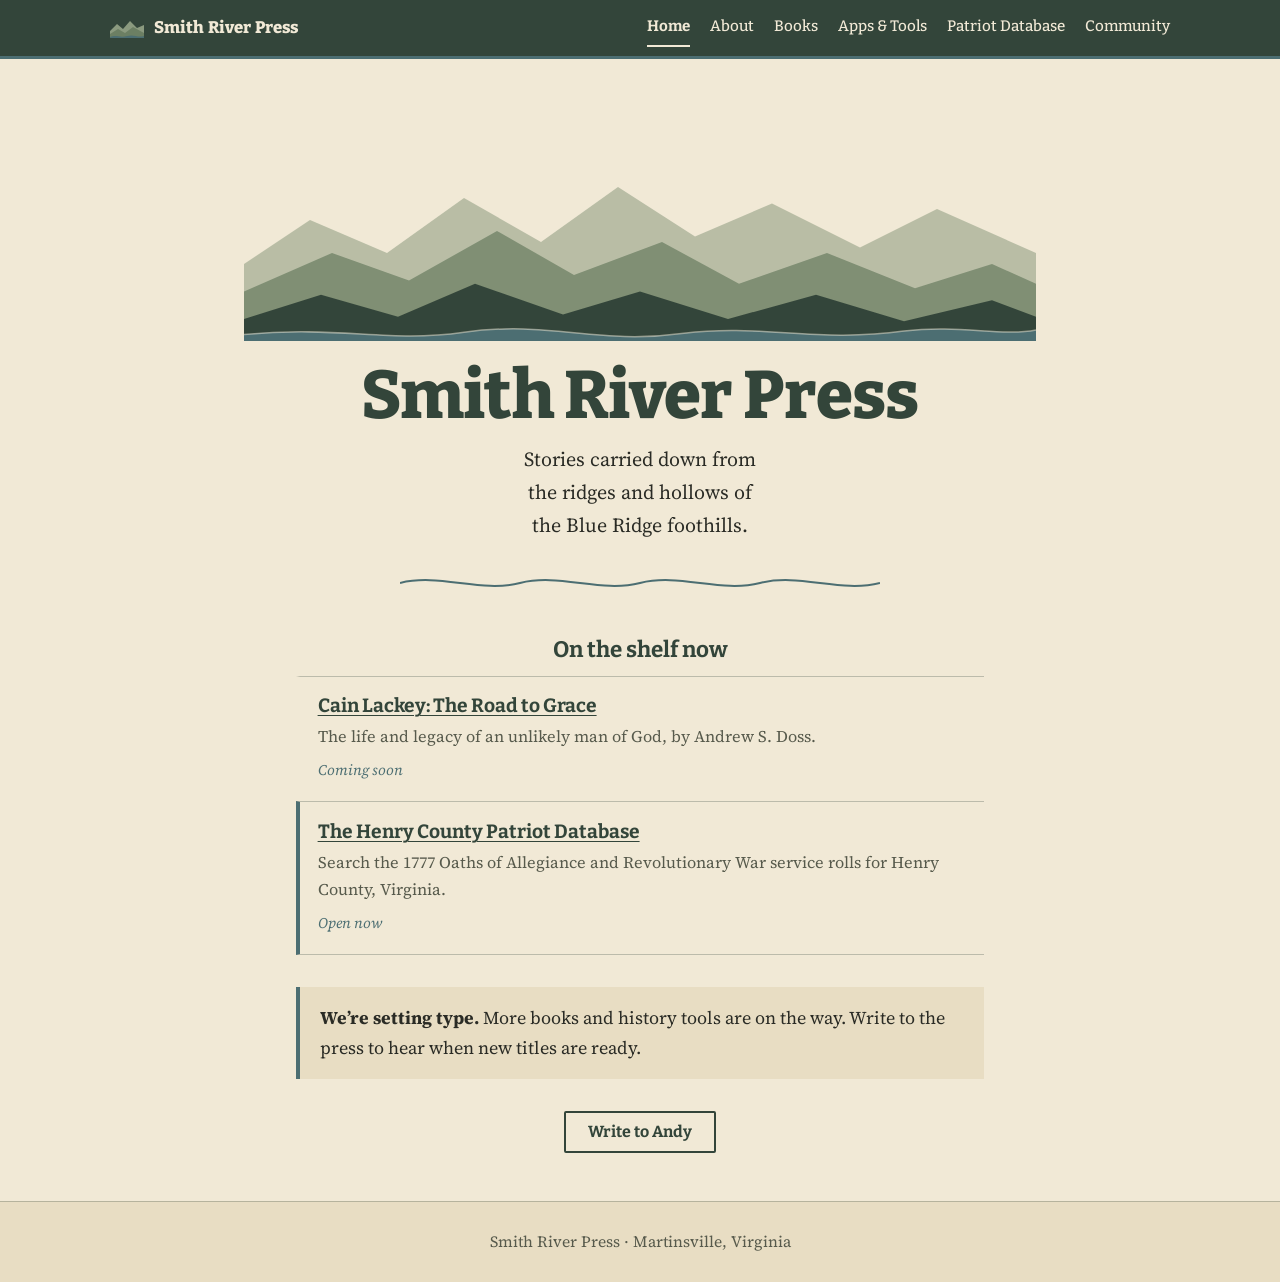
<file: index.html>
<!DOCTYPE html>
<html lang="en">
<head>
<meta charset="UTF-8">
<meta name="viewport" content="width=device-width, initial-scale=1">
<title>Smith River Press — stories from the Blue Ridge foothills</title>
<meta name="description" content="Smith River Press publishes stories and history lookup tools from Martinsville and Henry County, Virginia, including the Henry County Patriot Database.">
<meta name="theme-color" content="#33453A">
<link rel="canonical" href="https://smithriverpress.com/">
<link rel="icon" href="/favicon.svg" type="image/svg+xml">
<meta property="og:type" content="website">
<meta property="og:site_name" content="Smith River Press">
<meta property="og:title" content="Smith River Press — stories from the Blue Ridge foothills">
<meta property="og:description" content="Smith River Press publishes stories and history lookup tools from Martinsville and Henry County, Virginia, including the Henry County Patriot Database.">
<meta property="og:url" content="https://smithriverpress.com/">
<meta property="og:image" content="https://smithriverpress.com/og-image.png">
<meta property="og:image:alt" content="Smith River Press over layered Blue Ridge ridges">
<meta name="twitter:card" content="summary_large_image">
<link rel="preconnect" href="https://fonts.googleapis.com">
<link rel="preconnect" href="https://fonts.gstatic.com" crossorigin>
<link href="https://fonts.googleapis.com/css2?family=Bitter:wght@500;700;800&family=Source+Serif+4:ital,wght@0,400;0,600;1,400&display=swap" rel="stylesheet">
<link rel="stylesheet" href="/assets/site-bar.css">
<link rel="stylesheet" href="/assets/site.css">
<script type="application/ld+json">
{"@context":"https://schema.org","@type":"WebSite","name":"Smith River Press","url":"https://smithriverpress.com/","description":"Stories and history tools from the Blue Ridge foothills of Martinsville and Henry County, Virginia."}
</script>
</head>
<body>
<a class="srp-skip" href="#main">Skip to content</a>
<header class="srp-bar">
  <div class="srp-bar__inner">
    <a class="srp-brand" href="/"><svg viewBox="0 0 68 40" aria-hidden="true"><path d="M0 26 L14 12 L26 22 L40 6 L54 20 L68 14 V40 H0Z" fill="#8B9A7F"/><path d="M0 32 L16 22 L30 30 L46 18 L68 30 V40 H0Z" fill="#6C7F63"/><path d="M0 38 C12 33 20 40 34 36 C48 32 56 40 68 36 V40 H0Z" fill="#4C6E72"/></svg><span>Smith River Press</span></a>
    <nav class="srp-nav" aria-label="Main">
    <ul>
      <li><a href="/" aria-current="page">Home</a></li>
      <li><a href="/about/">About</a></li>
      <li><a href="/books/">Books</a></li>
      <li><a href="/apps/">Apps &amp; Tools</a></li>
      <li><a href="/apps/patriot-data/henry-county-virginia/">Patriot Database</a></li>
      <li><a href="/community/">Community</a></li>
    </ul>
    </nav>
  </div>
</header>

<main id="main">
  <div class="hero">
    <svg class="ridge" viewBox="0 0 720 220" role="img" aria-label="Layered mountain ridges with the Smith River winding through the valley">
      <path d="M0,150 L60,110 L130,140 L200,90 L270,130 L340,80 L410,125 L480,95 L560,135 L630,100 L720,140 L720,220 L0,220 Z" fill="#8B9A7F" opacity="0.55"/>
      <path d="M0,175 L80,140 L150,165 L230,120 L300,160 L380,130 L450,168 L530,140 L610,172 L680,150 L720,168 L720,220 L0,220 Z" fill="#6C7F63" opacity="0.75"/>
      <path d="M0,200 L70,178 L140,198 L210,168 L290,196 L360,175 L440,200 L520,178 L600,202 L680,183 L720,198 L720,220 L0,220 Z" fill="#33453A"/>
      <path d="M0,214 C90,206 130,222 200,212 C280,201 320,224 400,213 C470,204 520,222 600,211 C650,205 690,216 720,210 L720,220 L0,220 Z" fill="#4C6E72"/>
      <path d="M0,214 C90,206 130,222 200,212 C280,201 320,224 400,213 C470,204 520,222 600,211 C650,205 690,216 720,210" fill="none" stroke="#F1E9D6" stroke-width="1.4" opacity="0.5"/>
    </svg>
    <h1>Smith River Press</h1>
    <p class="tagline">Stories carried down from the ridges and hollows of the Blue Ridge foothills.</p>
  </div>

  <svg class="river-divider" viewBox="0 0 480 26" role="presentation" aria-hidden="true"><path d="M0,13 C40,3 80,23 120,13 C160,3 200,23 240,13 C280,3 320,23 360,13 C400,3 440,23 480,13" fill="none" stroke="#4C6E72" stroke-width="2"/></svg>

  <h2>On the shelf now</h2>
  <ul class="shelf">
    <li>
      <h3><a href="/books/cain-lackey-the-road-to-grace/">Cain Lackey: The Road to Grace</a></h3>
      <p>The life and legacy of an unlikely man of God, by Andrew S. Doss.</p>
      <span class="status">Coming soon</span>
    </li>
    <li class="is-live">
      <h3><a href="/apps/patriot-data/henry-county-virginia/">The Henry County Patriot Database</a></h3>
      <p>Search the 1777 Oaths of Allegiance and Revolutionary War service rolls for Henry County, Virginia.</p>
      <span class="status">Open now</span>
    </li>
  </ul>

  <p class="notice" style="margin-top:2rem"><strong>We&rsquo;re setting type.</strong> More books and history tools are on the way. Write to the press to hear when new titles are ready.</p>

  <p class="contact-block"><a class="stamp" href="mailto:andy@smithriverpress.com">Write to Andy</a></p>
</main>

<footer class="foot">
  <p>Smith River Press &middot; Martinsville, Virginia</p>
</footer>

</body>
</html>
</file>
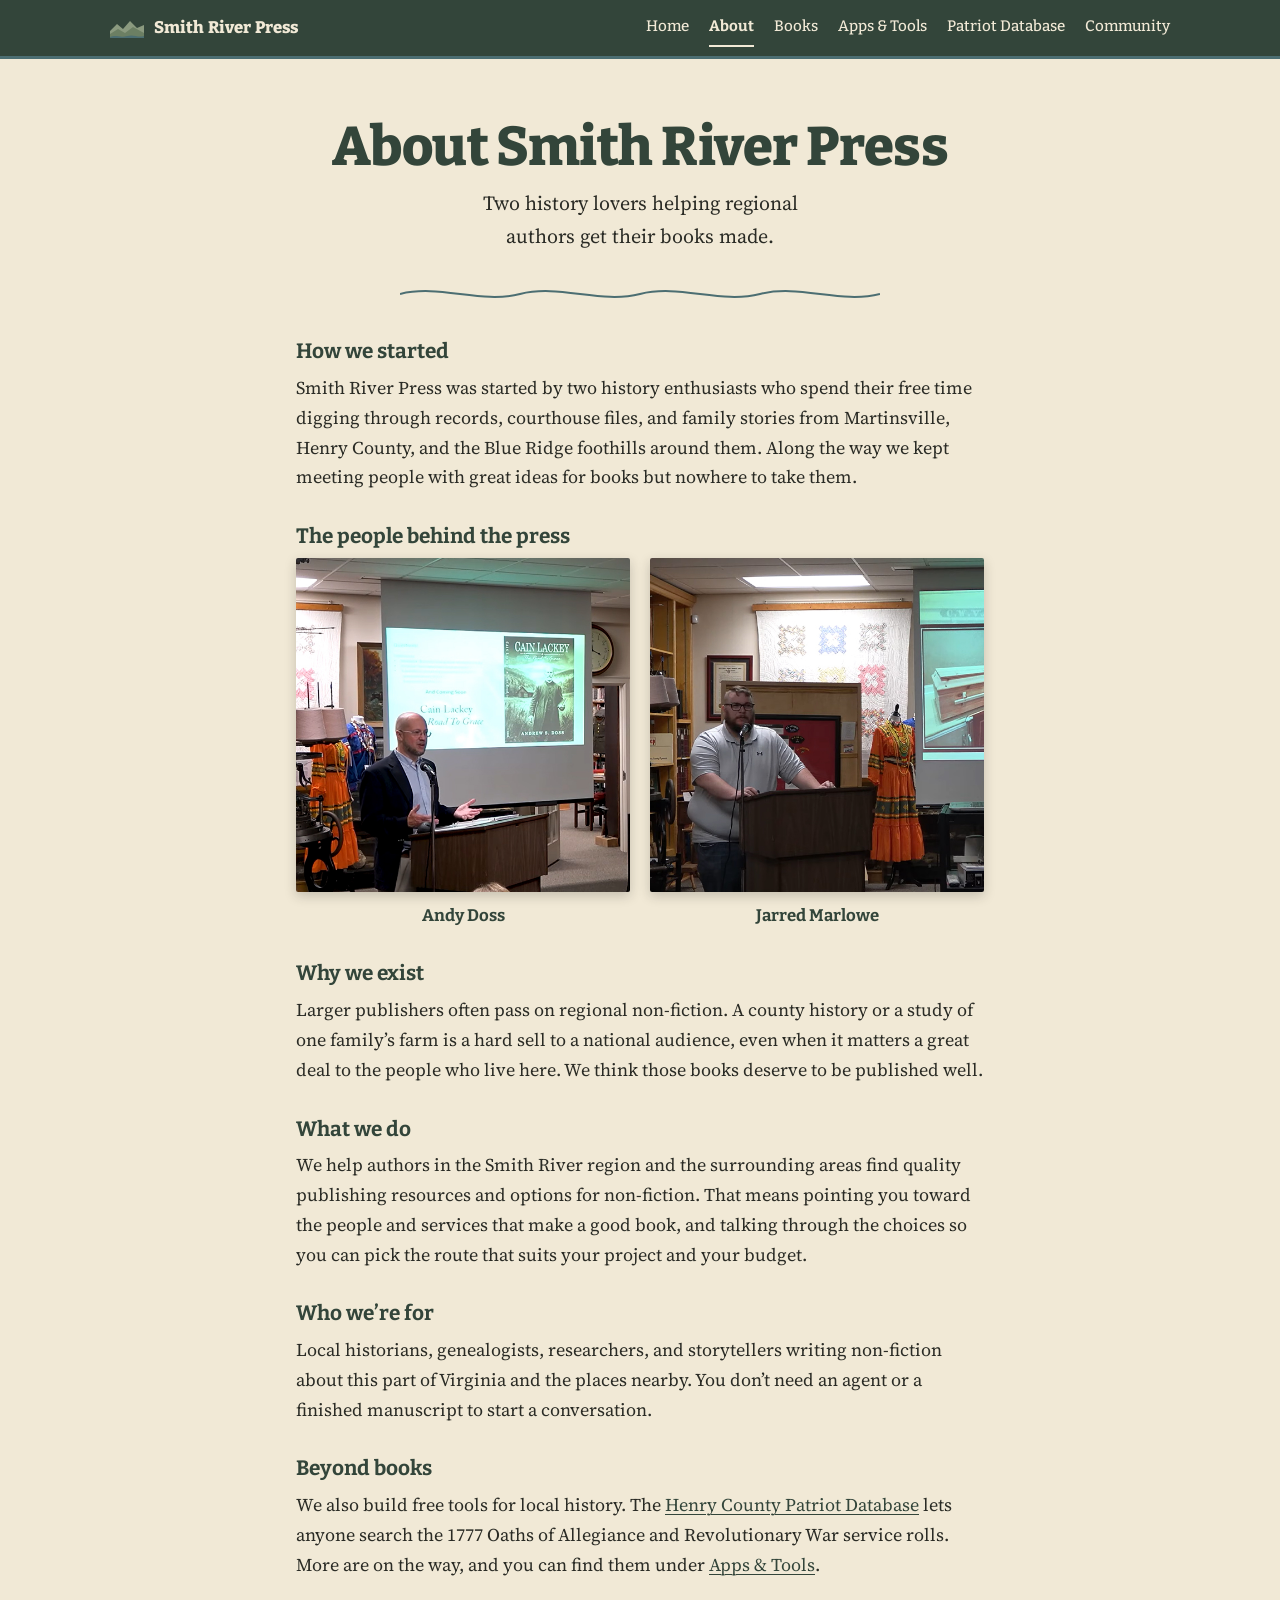
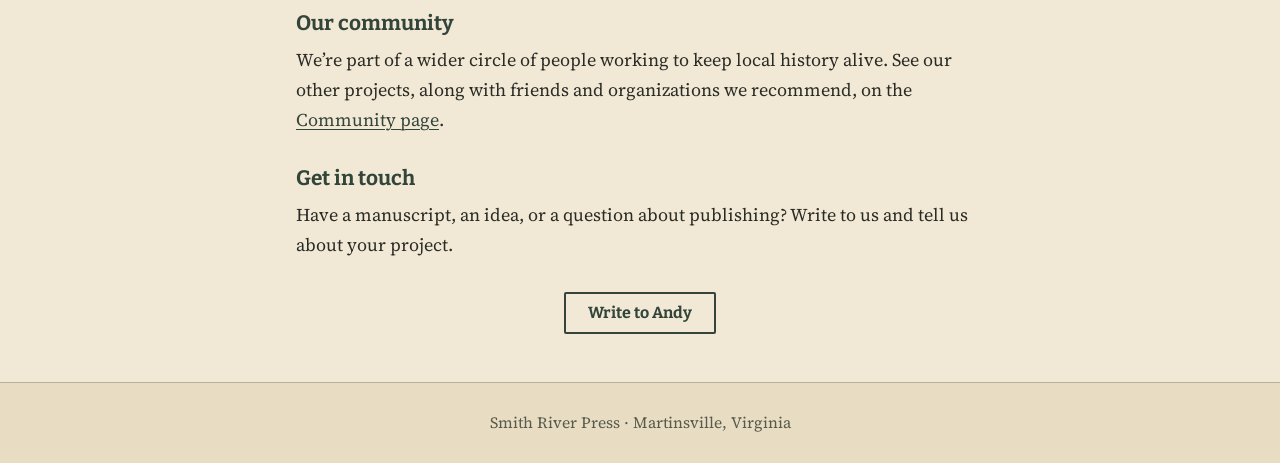
<file: about/index.html>
<!DOCTYPE html>
<html lang="en">
<head>
<meta charset="UTF-8">
<meta name="viewport" content="width=device-width, initial-scale=1">
<title>About Smith River Press | Publishing help for regional history authors</title>
<meta name="description" content="Smith River Press was started by two history enthusiasts to help authors in the Smith River region find quality publishing resources for non-fiction that larger publishers often pass over.">
<meta name="theme-color" content="#33453A">
<link rel="canonical" href="https://smithriverpress.com/about/">
<link rel="icon" href="/favicon.svg" type="image/svg+xml">
<meta property="og:type" content="website">
<meta property="og:site_name" content="Smith River Press">
<meta property="og:title" content="About Smith River Press | Publishing help for regional history authors">
<meta property="og:description" content="Smith River Press was started by two history enthusiasts to help authors in the Smith River region find quality publishing resources for non-fiction that larger publishers often pass over.">
<meta property="og:url" content="https://smithriverpress.com/about/">
<meta property="og:image" content="https://smithriverpress.com/og-image.png">
<meta property="og:image:alt" content="Smith River Press over layered Blue Ridge ridges">
<meta name="twitter:card" content="summary_large_image">
<link rel="preconnect" href="https://fonts.googleapis.com">
<link rel="preconnect" href="https://fonts.gstatic.com" crossorigin>
<link href="https://fonts.googleapis.com/css2?family=Bitter:wght@500;700;800&family=Source+Serif+4:ital,wght@0,400;0,600;1,400&display=swap" rel="stylesheet">
<link rel="stylesheet" href="/assets/site-bar.css">
<link rel="stylesheet" href="/assets/site.css">
</head>
<body>
<a class="srp-skip" href="#main">Skip to content</a>
<header class="srp-bar">
  <div class="srp-bar__inner">
    <a class="srp-brand" href="/"><svg viewBox="0 0 68 40" aria-hidden="true"><path d="M0 26 L14 12 L26 22 L40 6 L54 20 L68 14 V40 H0Z" fill="#8B9A7F"/><path d="M0 32 L16 22 L30 30 L46 18 L68 30 V40 H0Z" fill="#6C7F63"/><path d="M0 38 C12 33 20 40 34 36 C48 32 56 40 68 36 V40 H0Z" fill="#4C6E72"/></svg><span>Smith River Press</span></a>
    <nav class="srp-nav" aria-label="Main">
    <ul>
      <li><a href="/">Home</a></li>
      <li><a href="/about/" aria-current="page">About</a></li>
      <li><a href="/books/">Books</a></li>
      <li><a href="/apps/">Apps &amp; Tools</a></li>
      <li><a href="/apps/patriot-data/henry-county-virginia/">Patriot Database</a></li>
      <li><a href="/community/">Community</a></li>
    </ul>
    </nav>
  </div>
</header>

<main id="main">
  <h1>About Smith River Press</h1>
  <p class="tagline">Two history lovers helping regional authors get their books made.</p>
  <svg class="river-divider" viewBox="0 0 480 26" role="presentation" aria-hidden="true"><path d="M0,13 C40,3 80,23 120,13 C160,3 200,23 240,13 C280,3 320,23 360,13 C400,3 440,23 480,13" fill="none" stroke="#4C6E72" stroke-width="2"/></svg>

  <div class="prose">
    <h2>How we started</h2>
    <p>Smith River Press was started by two history enthusiasts who spend their free time digging through records, courthouse files, and family stories from Martinsville, Henry County, and the Blue Ridge foothills around them. Along the way we kept meeting people with great ideas for books but nowhere to take them.</p>

    <h2>The people behind the press</h2>
    <div class="people">
      <figure>
        <img src="/assets/images/andy-lecture.jpg" width="600" height="600" loading="lazy" alt="Andy Doss speaking at a lectern during a local history talk">
        <figcaption><strong>Andy Doss</strong></figcaption>
      </figure>
      <figure>
        <img src="/assets/images/jarred-lecture.jpg" width="600" height="600" loading="lazy" alt="Jarred Marlowe speaking at a lectern during a local history talk">
        <figcaption><strong>Jarred Marlowe</strong></figcaption>
      </figure>
    </div>

    <h2>Why we exist</h2>
    <p>Larger publishers often pass on regional non-fiction. A county history or a study of one family&rsquo;s farm is a hard sell to a national audience, even when it matters a great deal to the people who live here. We think those books deserve to be published well.</p>

    <h2>What we do</h2>
    <p>We help authors in the Smith River region and the surrounding areas find quality publishing resources and options for non-fiction. That means pointing you toward the people and services that make a good book, and talking through the choices so you can pick the route that suits your project and your budget.</p>

    <h2>Who we&rsquo;re for</h2>
    <p>Local historians, genealogists, researchers, and storytellers writing non-fiction about this part of Virginia and the places nearby. You don&rsquo;t need an agent or a finished manuscript to start a conversation.</p>

    <h2>Beyond books</h2>
    <p>We also build free tools for local history. The <a href="/apps/patriot-data/henry-county-virginia/">Henry County Patriot Database</a> lets anyone search the 1777 Oaths of Allegiance and Revolutionary War service rolls. More are on the way, and you can find them under <a href="/apps/">Apps &amp; Tools</a>.</p>

    <h2>Our community</h2>
    <p>We&rsquo;re part of a wider circle of people working to keep local history alive. See our other projects, along with friends and organizations we recommend, on the <a href="/community/">Community page</a>.</p>

    <h2>Get in touch</h2>
    <p>Have a manuscript, an idea, or a question about publishing? Write to us and tell us about your project.</p>
  </div>

  <p class="contact-block"><a class="stamp" href="mailto:andy@smithriverpress.com">Write to Andy</a></p>
</main>

<footer class="foot">
  <p>Smith River Press &middot; Martinsville, Virginia</p>
</footer>

</body>
</html>
</file>
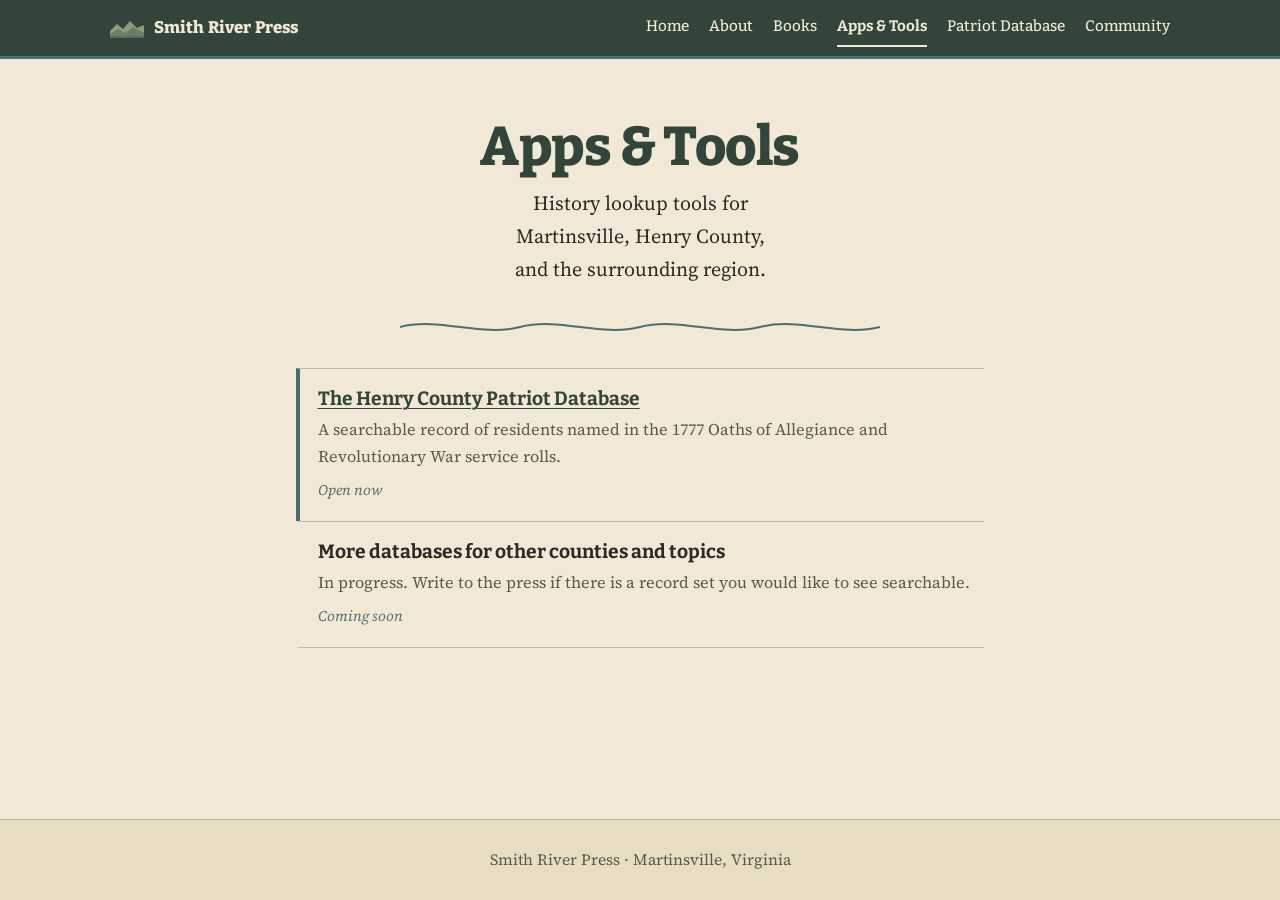
<file: apps/index.html>
<!DOCTYPE html>
<html lang="en">
<head>
<meta charset="UTF-8">
<meta name="viewport" content="width=device-width, initial-scale=1">
<title>Apps &amp; Tools | Smith River Press</title>
<meta name="description" content="History lookup tools and databases from Smith River Press, including the Henry County Patriot Database.">
<meta name="theme-color" content="#33453A">
<link rel="canonical" href="https://smithriverpress.com/apps/">
<link rel="icon" href="/favicon.svg" type="image/svg+xml">
<meta property="og:type" content="website">
<meta property="og:site_name" content="Smith River Press">
<meta property="og:title" content="Apps &amp; Tools | Smith River Press">
<meta property="og:description" content="History lookup tools and databases from Smith River Press, including the Henry County Patriot Database.">
<meta property="og:url" content="https://smithriverpress.com/apps/">
<meta property="og:image" content="https://smithriverpress.com/og-image.png">
<meta property="og:image:alt" content="Smith River Press over layered Blue Ridge ridges">
<meta name="twitter:card" content="summary_large_image">
<link rel="preconnect" href="https://fonts.googleapis.com">
<link rel="preconnect" href="https://fonts.gstatic.com" crossorigin>
<link href="https://fonts.googleapis.com/css2?family=Bitter:wght@500;700;800&family=Source+Serif+4:ital,wght@0,400;0,600;1,400&display=swap" rel="stylesheet">
<link rel="stylesheet" href="/assets/site-bar.css">
<link rel="stylesheet" href="/assets/site.css">
</head>
<body>
<a class="srp-skip" href="#main">Skip to content</a>
<header class="srp-bar">
  <div class="srp-bar__inner">
    <a class="srp-brand" href="/"><svg viewBox="0 0 68 40" aria-hidden="true"><path d="M0 26 L14 12 L26 22 L40 6 L54 20 L68 14 V40 H0Z" fill="#8B9A7F"/><path d="M0 32 L16 22 L30 30 L46 18 L68 30 V40 H0Z" fill="#6C7F63"/><path d="M0 38 C12 33 20 40 34 36 C48 32 56 40 68 36 V40 H0Z" fill="#4C6E72"/></svg><span>Smith River Press</span></a>
    <nav class="srp-nav" aria-label="Main">
    <ul>
      <li><a href="/">Home</a></li>
      <li><a href="/about/">About</a></li>
      <li><a href="/books/">Books</a></li>
      <li><a href="/apps/" aria-current="page">Apps &amp; Tools</a></li>
      <li><a href="/apps/patriot-data/henry-county-virginia/">Patriot Database</a></li>
      <li><a href="/community/">Community</a></li>
    </ul>
    </nav>
  </div>
</header>

<main id="main">
  <h1>Apps &amp; Tools</h1>
  <p class="tagline">History lookup tools for Martinsville, Henry County, and the surrounding region.</p>
  <svg class="river-divider" viewBox="0 0 480 26" role="presentation" aria-hidden="true"><path d="M0,13 C40,3 80,23 120,13 C160,3 200,23 240,13 C280,3 320,23 360,13 C400,3 440,23 480,13" fill="none" stroke="#4C6E72" stroke-width="2"/></svg>
  <ul class="shelf">
    <li class="is-live">
      <h3><a href="/apps/patriot-data/henry-county-virginia/">The Henry County Patriot Database</a></h3>
      <p>A searchable record of residents named in the 1777 Oaths of Allegiance and Revolutionary War service rolls.</p>
      <span class="status">Open now</span>
    </li>
    <li>
      <h3>More databases for other counties and topics</h3>
      <p>In progress. Write to the press if there is a record set you would like to see searchable.</p>
      <span class="status">Coming soon</span>
    </li>
  </ul>
</main>

<footer class="foot">
  <p>Smith River Press &middot; Martinsville, Virginia</p>
</footer>

</body>
</html>
</file>
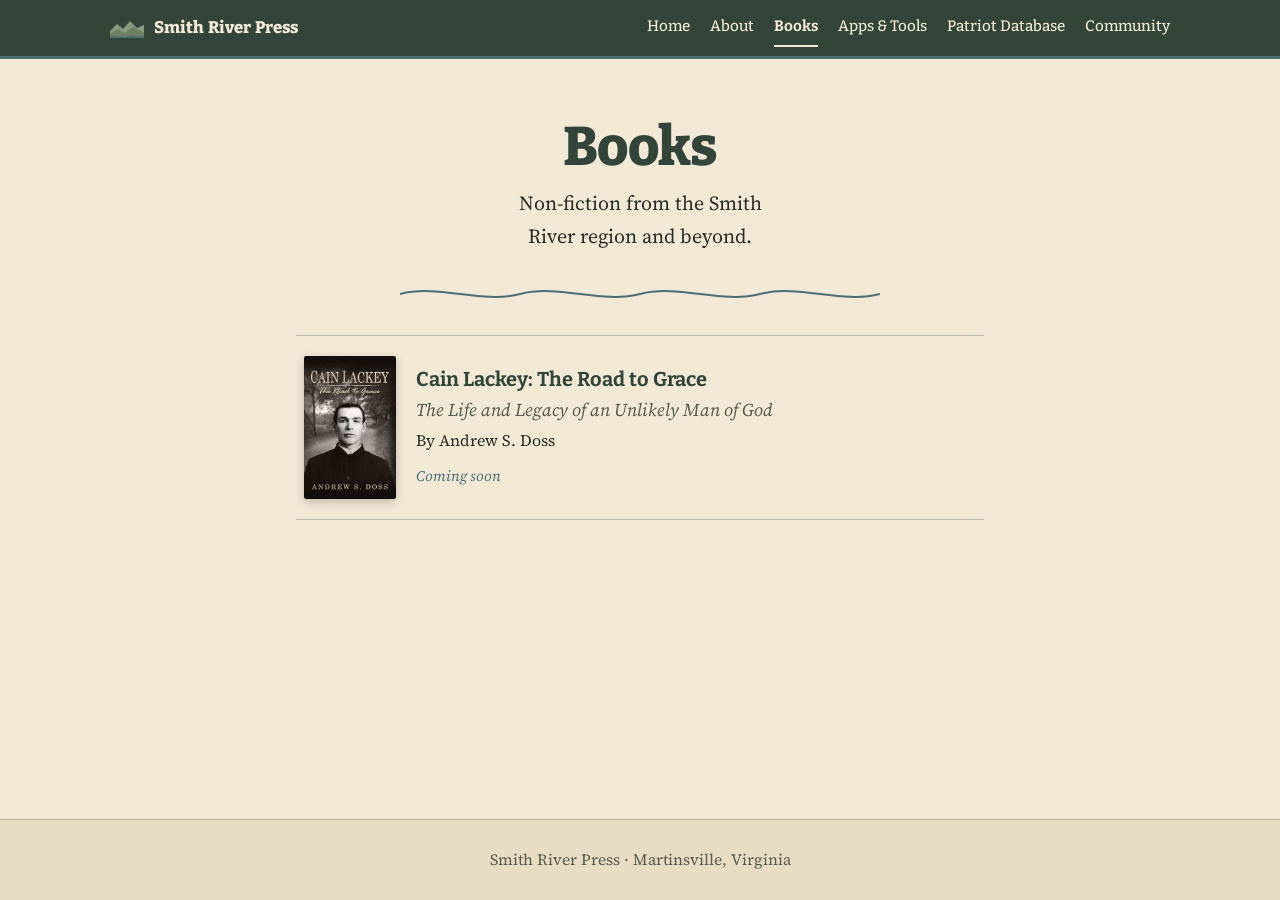
<file: books/index.html>
<!DOCTYPE html>
<html lang="en">
<head>
<meta charset="UTF-8">
<meta name="viewport" content="width=device-width, initial-scale=1">
<title>Books | Smith River Press</title>
<meta name="description" content="Books published by Smith River Press, including Cain Lackey: The Road to Grace by Andrew S. Doss.">
<meta name="theme-color" content="#33453A">
<link rel="canonical" href="https://smithriverpress.com/books/">
<link rel="icon" href="/favicon.svg" type="image/svg+xml">
<meta property="og:type" content="website">
<meta property="og:site_name" content="Smith River Press">
<meta property="og:title" content="Books | Smith River Press">
<meta property="og:description" content="Books published by Smith River Press, including Cain Lackey: The Road to Grace by Andrew S. Doss.">
<meta property="og:url" content="https://smithriverpress.com/books/">
<meta property="og:image" content="https://smithriverpress.com/og-image.png">
<meta property="og:image:alt" content="Smith River Press over layered Blue Ridge ridges">
<meta name="twitter:card" content="summary_large_image">
<link rel="preconnect" href="https://fonts.googleapis.com">
<link rel="preconnect" href="https://fonts.gstatic.com" crossorigin>
<link href="https://fonts.googleapis.com/css2?family=Bitter:wght@500;700;800&family=Source+Serif+4:ital,wght@0,400;0,600;1,400&display=swap" rel="stylesheet">
<link rel="stylesheet" href="/assets/site-bar.css">
<link rel="stylesheet" href="/assets/site.css">
</head>
<body>
<a class="srp-skip" href="#main">Skip to content</a>
<header class="srp-bar">
  <div class="srp-bar__inner">
    <a class="srp-brand" href="/"><svg viewBox="0 0 68 40" aria-hidden="true"><path d="M0 26 L14 12 L26 22 L40 6 L54 20 L68 14 V40 H0Z" fill="#8B9A7F"/><path d="M0 32 L16 22 L30 30 L46 18 L68 30 V40 H0Z" fill="#6C7F63"/><path d="M0 38 C12 33 20 40 34 36 C48 32 56 40 68 36 V40 H0Z" fill="#4C6E72"/></svg><span>Smith River Press</span></a>
    <nav class="srp-nav" aria-label="Main">
    <ul>
      <li><a href="/">Home</a></li>
      <li><a href="/about/">About</a></li>
      <li><a href="/books/" aria-current="page">Books</a></li>
      <li><a href="/apps/">Apps &amp; Tools</a></li>
      <li><a href="/apps/patriot-data/henry-county-virginia/">Patriot Database</a></li>
      <li><a href="/community/">Community</a></li>
    </ul>
    </nav>
  </div>
</header>

<main id="main">
  <h1>Books</h1>
  <p class="tagline">Non-fiction from the Smith River region and beyond.</p>
  <svg class="river-divider" viewBox="0 0 480 26" role="presentation" aria-hidden="true"><path d="M0,13 C40,3 80,23 120,13 C160,3 200,23 240,13 C280,3 320,23 360,13 C400,3 440,23 480,13" fill="none" stroke="#4C6E72" stroke-width="2"/></svg>

  <ul class="book-list">
    <li>
      <a class="book-row" href="/books/cain-lackey-the-road-to-grace/">
        <img class="cover-thumb" src="/books/cain-lackey-the-road-to-grace/cover-thumb.jpg" width="92" height="142" alt="">
        <span class="book-row__text">
          <span class="book-row__title">Cain Lackey: The Road to Grace</span>
          <span class="book-row__sub">The Life and Legacy of an Unlikely Man of God</span>
          <span class="book-row__by">By Andrew S. Doss</span>
          <span class="status">Coming soon</span>
        </span>
      </a>
    </li>
  </ul>
</main>

<footer class="foot">
  <p>Smith River Press &middot; Martinsville, Virginia</p>
</footer>

</body>
</html>
</file>
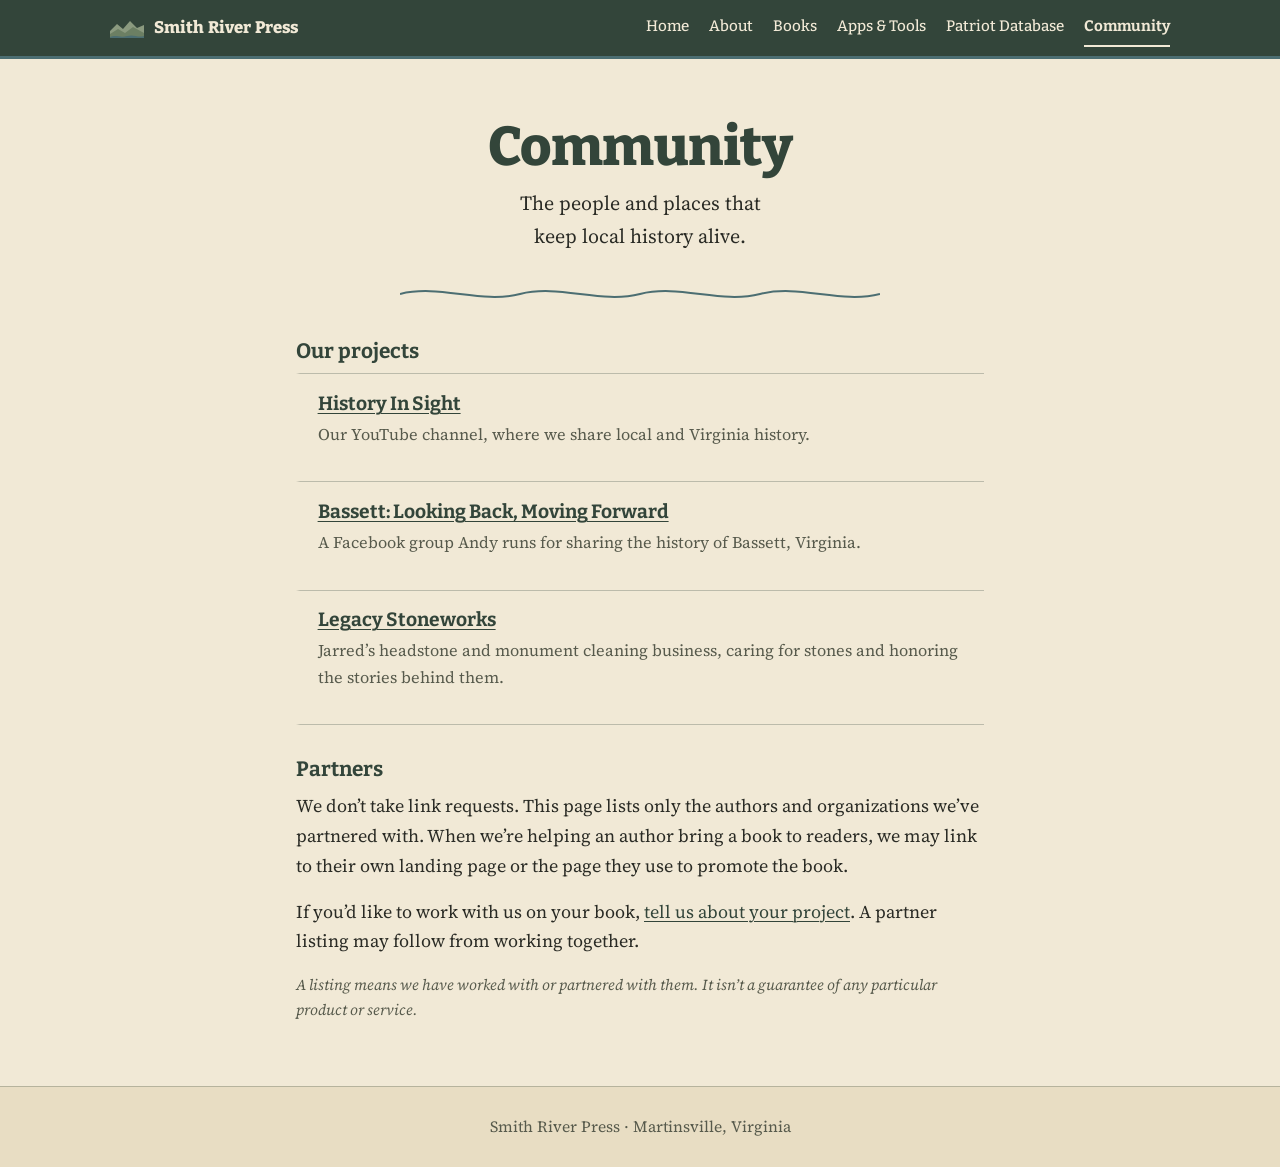
<file: community/index.html>
<!DOCTYPE html>
<html lang="en">
<head>
<meta charset="UTF-8">
<meta name="viewport" content="width=device-width, initial-scale=1">
<title>Community | Smith River Press</title>
<meta name="description" content="Projects, partners, and organizations connected to Smith River Press, including History In Sight, Legacy Stoneworks, and local history groups in Martinsville and Henry County.">
<meta name="theme-color" content="#33453A">
<link rel="canonical" href="https://smithriverpress.com/community/">
<link rel="icon" href="/favicon.svg" type="image/svg+xml">
<meta property="og:type" content="website">
<meta property="og:site_name" content="Smith River Press">
<meta property="og:title" content="Community | Smith River Press">
<meta property="og:description" content="Projects, partners, and organizations connected to Smith River Press, including History In Sight, Legacy Stoneworks, and local history groups in Martinsville and Henry County.">
<meta property="og:url" content="https://smithriverpress.com/community/">
<meta property="og:image" content="https://smithriverpress.com/og-image.png">
<meta property="og:image:alt" content="Smith River Press over layered Blue Ridge ridges">
<meta name="twitter:card" content="summary_large_image">
<link rel="preconnect" href="https://fonts.googleapis.com">
<link rel="preconnect" href="https://fonts.gstatic.com" crossorigin>
<link href="https://fonts.googleapis.com/css2?family=Bitter:wght@500;700;800&family=Source+Serif+4:ital,wght@0,400;0,600;1,400&display=swap" rel="stylesheet">
<link rel="stylesheet" href="/assets/site-bar.css">
<link rel="stylesheet" href="/assets/site.css">
</head>
<body>
<a class="srp-skip" href="#main">Skip to content</a>
<header class="srp-bar">
  <div class="srp-bar__inner">
    <a class="srp-brand" href="/"><svg viewBox="0 0 68 40" aria-hidden="true"><path d="M0 26 L14 12 L26 22 L40 6 L54 20 L68 14 V40 H0Z" fill="#8B9A7F"/><path d="M0 32 L16 22 L30 30 L46 18 L68 30 V40 H0Z" fill="#6C7F63"/><path d="M0 38 C12 33 20 40 34 36 C48 32 56 40 68 36 V40 H0Z" fill="#4C6E72"/></svg><span>Smith River Press</span></a>
    <nav class="srp-nav" aria-label="Main">
    <ul>
      <li><a href="/">Home</a></li>
      <li><a href="/about/">About</a></li>
      <li><a href="/books/">Books</a></li>
      <li><a href="/apps/">Apps &amp; Tools</a></li>
      <li><a href="/apps/patriot-data/henry-county-virginia/">Patriot Database</a></li>
      <li><a href="/community/" aria-current="page">Community</a></li>
    </ul>
    </nav>
  </div>
</header>

<main id="main">
  <h1>Community</h1>
  <p class="tagline">The people and places that keep local history alive.</p>
  <svg class="river-divider" viewBox="0 0 480 26" role="presentation" aria-hidden="true"><path d="M0,13 C40,3 80,23 120,13 C160,3 200,23 240,13 C280,3 320,23 360,13 C400,3 440,23 480,13" fill="none" stroke="#4C6E72" stroke-width="2"/></svg>

  <div class="prose">
    <h2 id="projects">Our projects</h2>
    <ul class="shelf">
      <li>
        <h3><a href="https://www.youtube.com/@yourhistoryinsight" target="_blank" rel="noopener">History In Sight</a></h3>
        <p>Our YouTube channel, where we share local and Virginia history.</p>
      </li>
      <li>
        <h3><a href="https://www.facebook.com/groups/bassettvirginia" target="_blank" rel="noopener">Bassett: Looking Back, Moving Forward</a></h3>
        <p>A Facebook group Andy runs for sharing the history of Bassett, Virginia.</p>
      </li>
      <li>
        <h3><a href="https://www.legacystoneworks276.com/" target="_blank" rel="noopener">Legacy Stoneworks</a></h3>
        <p>Jarred&rsquo;s headstone and monument cleaning business, caring for stones and honoring the stories behind them.</p>
      </li>
    </ul>

    <h2 id="partners">Partners</h2>
    <p>We don&rsquo;t take link requests. This page lists only the authors and organizations we&rsquo;ve partnered with. When we&rsquo;re helping an author bring a book to readers, we may link to their own landing page or the page they use to promote the book.</p>
    <p>If you&rsquo;d like to work with us on your book, <a href="mailto:andy@smithriverpress.com">tell us about your project</a>. A partner listing may follow from working together.</p>
    <p class="fine-print">A listing means we have worked with or partnered with them. It isn&rsquo;t a guarantee of any particular product or service.</p>
  </div>
</main>

<footer class="foot">
  <p>Smith River Press &middot; Martinsville, Virginia</p>
</footer>

</body>
</html>
</file>
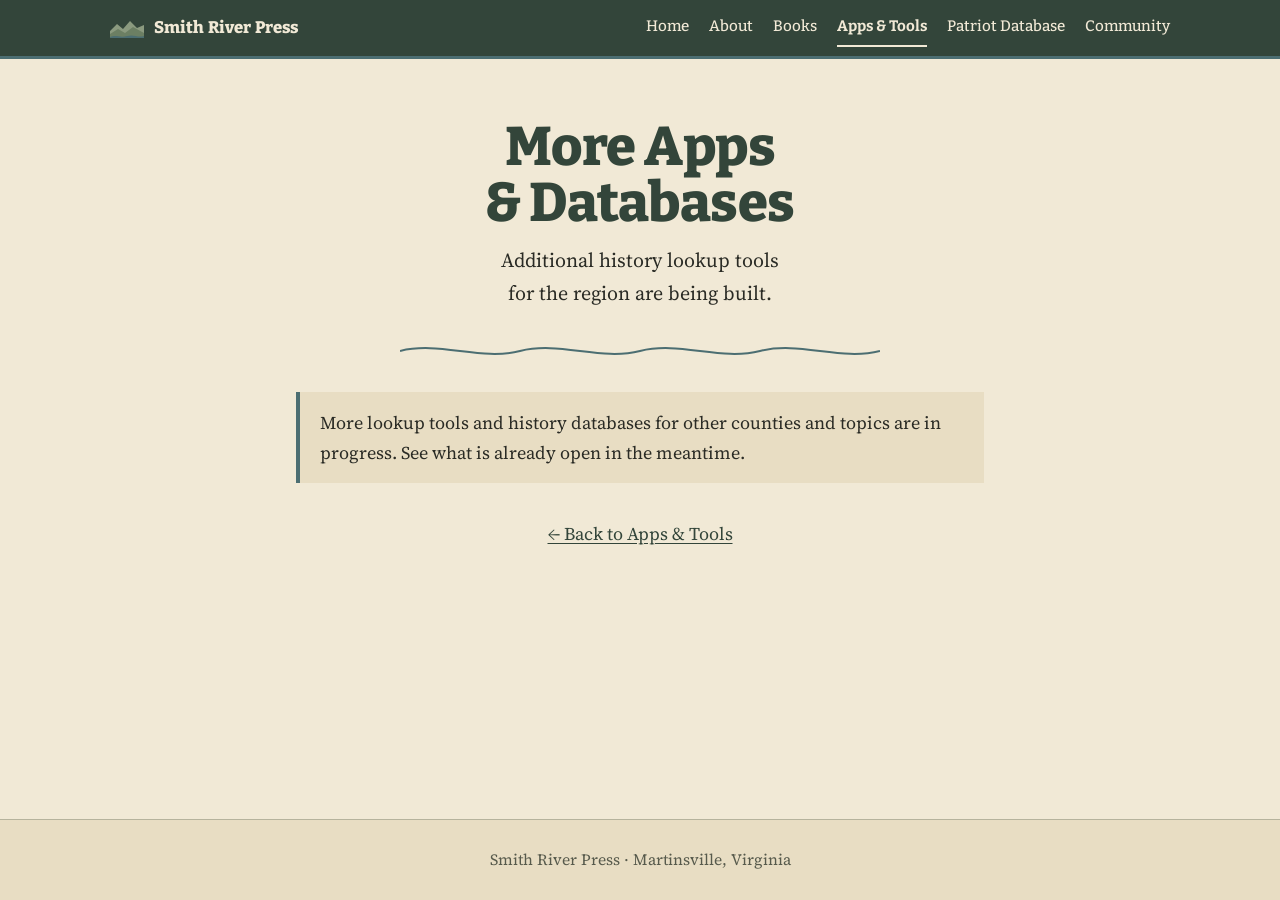
<file: apps/coming-soon/index.html>
<!DOCTYPE html>
<html lang="en">
<head>
<meta charset="UTF-8">
<meta name="viewport" content="width=device-width, initial-scale=1">
<title>More Apps &amp; Databases | Smith River Press</title>
<meta name="description" content="More history lookup tools and databases from Smith River Press are in the works.">
<meta name="robots" content="noindex,follow">
<meta name="theme-color" content="#33453A">
<link rel="canonical" href="https://smithriverpress.com/apps/coming-soon/">
<link rel="icon" href="/favicon.svg" type="image/svg+xml">
<meta property="og:type" content="website">
<meta property="og:site_name" content="Smith River Press">
<meta property="og:title" content="More Apps &amp; Databases | Smith River Press">
<meta property="og:description" content="More history lookup tools and databases from Smith River Press are in the works.">
<meta property="og:url" content="https://smithriverpress.com/apps/coming-soon/">
<meta property="og:image" content="https://smithriverpress.com/og-image.png">
<meta property="og:image:alt" content="Smith River Press over layered Blue Ridge ridges">
<meta name="twitter:card" content="summary_large_image">
<link rel="preconnect" href="https://fonts.googleapis.com">
<link rel="preconnect" href="https://fonts.gstatic.com" crossorigin>
<link href="https://fonts.googleapis.com/css2?family=Bitter:wght@500;700;800&family=Source+Serif+4:ital,wght@0,400;0,600;1,400&display=swap" rel="stylesheet">
<link rel="stylesheet" href="/assets/site-bar.css">
<link rel="stylesheet" href="/assets/site.css">
</head>
<body>
<a class="srp-skip" href="#main">Skip to content</a>
<header class="srp-bar">
  <div class="srp-bar__inner">
    <a class="srp-brand" href="/"><svg viewBox="0 0 68 40" aria-hidden="true"><path d="M0 26 L14 12 L26 22 L40 6 L54 20 L68 14 V40 H0Z" fill="#8B9A7F"/><path d="M0 32 L16 22 L30 30 L46 18 L68 30 V40 H0Z" fill="#6C7F63"/><path d="M0 38 C12 33 20 40 34 36 C48 32 56 40 68 36 V40 H0Z" fill="#4C6E72"/></svg><span>Smith River Press</span></a>
    <nav class="srp-nav" aria-label="Main">
    <ul>
      <li><a href="/">Home</a></li>
      <li><a href="/about/">About</a></li>
      <li><a href="/books/">Books</a></li>
      <li><a href="/apps/" aria-current="page">Apps &amp; Tools</a></li>
      <li><a href="/apps/patriot-data/henry-county-virginia/">Patriot Database</a></li>
      <li><a href="/community/">Community</a></li>
    </ul>
    </nav>
  </div>
</header>

<main id="main">
  <h1>More Apps<br>&amp; Databases</h1>
  <p class="tagline">Additional history lookup tools for the region are being built.</p>
  <svg class="river-divider" viewBox="0 0 480 26" role="presentation" aria-hidden="true"><path d="M0,13 C40,3 80,23 120,13 C160,3 200,23 240,13 C280,3 320,23 360,13 C400,3 440,23 480,13" fill="none" stroke="#4C6E72" stroke-width="2"/></svg>
  <p class="notice">More lookup tools and history databases for other counties and topics are in progress. See what is already open in the meantime.</p>
  <p><a class="back-link" href="/apps/">&larr; Back to Apps &amp; Tools</a></p>
</main>

<footer class="foot">
  <p>Smith River Press &middot; Martinsville, Virginia</p>
</footer>

</body>
</html>
</file>
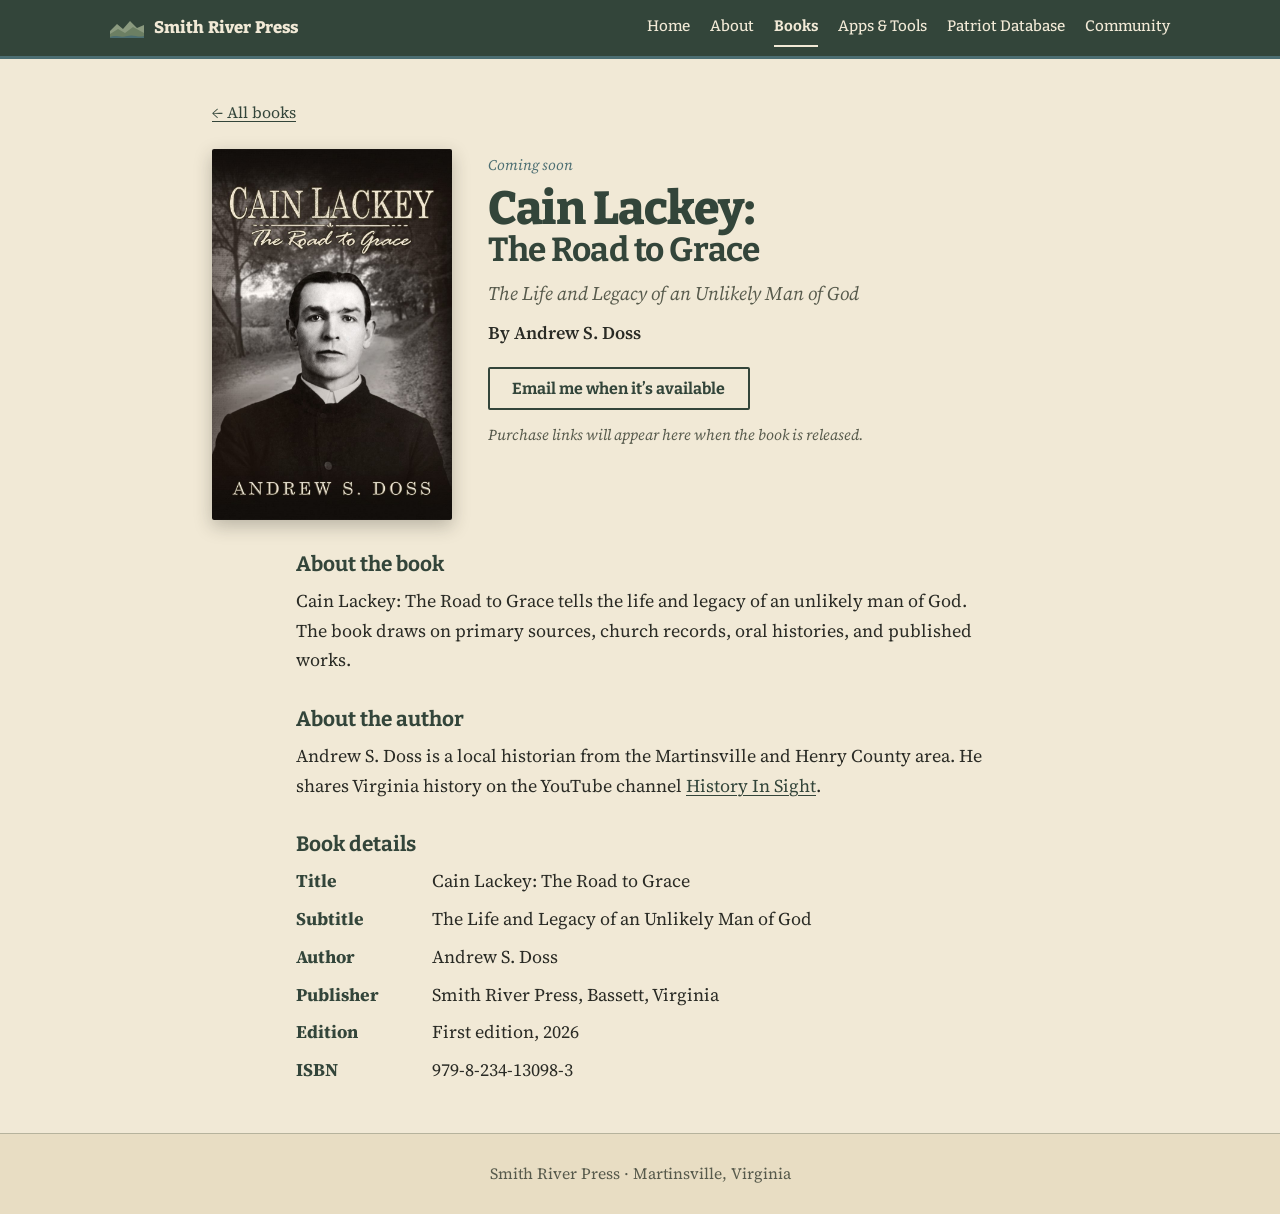
<file: books/cain-lackey-the-road-to-grace/index.html>
<!DOCTYPE html>
<html lang="en">
<head>
<meta charset="UTF-8">
<meta name="viewport" content="width=device-width, initial-scale=1">
<title>Cain Lackey: The Road to Grace by Andrew S. Doss | Smith River Press</title>
<meta name="description" content="Cain Lackey: The Road to Grace, the life and legacy of an unlikely man of God, by Andrew S. Doss. Published by Smith River Press.">
<meta name="theme-color" content="#33453A">
<link rel="canonical" href="https://smithriverpress.com/books/cain-lackey-the-road-to-grace/">
<link rel="icon" href="/favicon.svg" type="image/svg+xml">
<meta property="og:type" content="book">
<meta property="og:site_name" content="Smith River Press">
<meta property="og:title" content="Cain Lackey: The Road to Grace by Andrew S. Doss | Smith River Press">
<meta property="og:description" content="Cain Lackey: The Road to Grace, the life and legacy of an unlikely man of God, by Andrew S. Doss. Published by Smith River Press.">
<meta property="og:url" content="https://smithriverpress.com/books/cain-lackey-the-road-to-grace/">
<meta property="og:image" content="https://smithriverpress.com/books/cain-lackey-the-road-to-grace/og-card.jpg">
<meta property="og:image:alt" content="Cover of Cain Lackey: The Road to Grace by Andrew S. Doss">
<meta name="twitter:card" content="summary_large_image">
<link rel="preconnect" href="https://fonts.googleapis.com">
<link rel="preconnect" href="https://fonts.gstatic.com" crossorigin>
<link href="https://fonts.googleapis.com/css2?family=Bitter:wght@500;700;800&family=Source+Serif+4:ital,wght@0,400;0,600;1,400&display=swap" rel="stylesheet">
<link rel="stylesheet" href="/assets/site-bar.css">
<link rel="stylesheet" href="/assets/site.css">
<script type="application/ld+json">
{"@context":"https://schema.org","@type":"Book","name":"Cain Lackey: The Road to Grace","alternativeHeadline":"The Life and Legacy of an Unlikely Man of God","author":{"@type":"Person","name":"Andrew S. Doss"},"publisher":{"@type":"Organization","name":"Smith River Press"},"isbn":"9798234130983","image":"https://smithriverpress.com/books/cain-lackey-the-road-to-grace/cover.jpg","inLanguage":"en","datePublished":"2026"}
</script>
</head>
<body>
<a class="srp-skip" href="#main">Skip to content</a>
<header class="srp-bar">
  <div class="srp-bar__inner">
    <a class="srp-brand" href="/"><svg viewBox="0 0 68 40" aria-hidden="true"><path d="M0 26 L14 12 L26 22 L40 6 L54 20 L68 14 V40 H0Z" fill="#8B9A7F"/><path d="M0 32 L16 22 L30 30 L46 18 L68 30 V40 H0Z" fill="#6C7F63"/><path d="M0 38 C12 33 20 40 34 36 C48 32 56 40 68 36 V40 H0Z" fill="#4C6E72"/></svg><span>Smith River Press</span></a>
    <nav class="srp-nav" aria-label="Main">
    <ul>
      <li><a href="/">Home</a></li>
      <li><a href="/about/">About</a></li>
      <li><a href="/books/" aria-current="page">Books</a></li>
      <li><a href="/apps/">Apps &amp; Tools</a></li>
      <li><a href="/apps/patriot-data/henry-county-virginia/">Patriot Database</a></li>
      <li><a href="/community/">Community</a></li>
    </ul>
    </nav>
  </div>
</header>

<main id="main" class="wide">
  <nav class="crumbs" aria-label="Breadcrumb"><a href="/books/">&larr; All books</a></nav>

  <article class="book">
    <div class="book__cover">
      <img src="cover.jpg" width="800" height="1236" fetchpriority="high" alt="Cover of Cain Lackey: The Road to Grace by Andrew S. Doss, with a vintage portrait of a man in dark clerical dress on a country road">
    </div>

    <div class="book__info">
      <p class="status">Coming soon</p>
      <h1 class="book__title">Cain Lackey: <span>The Road to Grace</span></h1>
      <p class="book__subtitle">The Life and Legacy of an Unlikely Man of God</p>
      <p class="book__author">By Andrew S. Doss</p>

      <div class="buy">
        <a class="stamp" href="mailto:andy@smithriverpress.com?subject=Notify%20me%3A%20Cain%20Lackey%3A%20The%20Road%20to%20Grace">Email me when it&rsquo;s available</a>
        <p class="fine-print">Purchase links will appear here when the book is released.</p>
      </div>
    </div>
  </article>

  <div class="prose prose--left">
    <h2>About the book</h2>
    <p>Cain Lackey: The Road to Grace tells the life and legacy of an unlikely man of God. The book draws on primary sources, church records, oral histories, and published works.</p>

    <h2>About the author</h2>
    <p>Andrew S. Doss is a local historian from the Martinsville and Henry County area. He shares Virginia history on the YouTube channel <a href="https://www.youtube.com/@yourhistoryinsight" target="_blank" rel="noopener">History In Sight</a>.</p>

    <h2>Book details</h2>
    <dl class="details">
      <dt>Title</dt><dd>Cain Lackey: The Road to Grace</dd>
      <dt>Subtitle</dt><dd>The Life and Legacy of an Unlikely Man of God</dd>
      <dt>Author</dt><dd>Andrew S. Doss</dd>
      <dt>Publisher</dt><dd>Smith River Press, Bassett, Virginia</dd>
      <dt>Edition</dt><dd>First edition, 2026</dd>
      <dt>ISBN</dt><dd>979-8-234-13098-3</dd>
    </dl>
  </div>
</main>

<footer class="foot">
  <p>Smith River Press &middot; Martinsville, Virginia</p>
</footer>

</body>
</html>
</file>
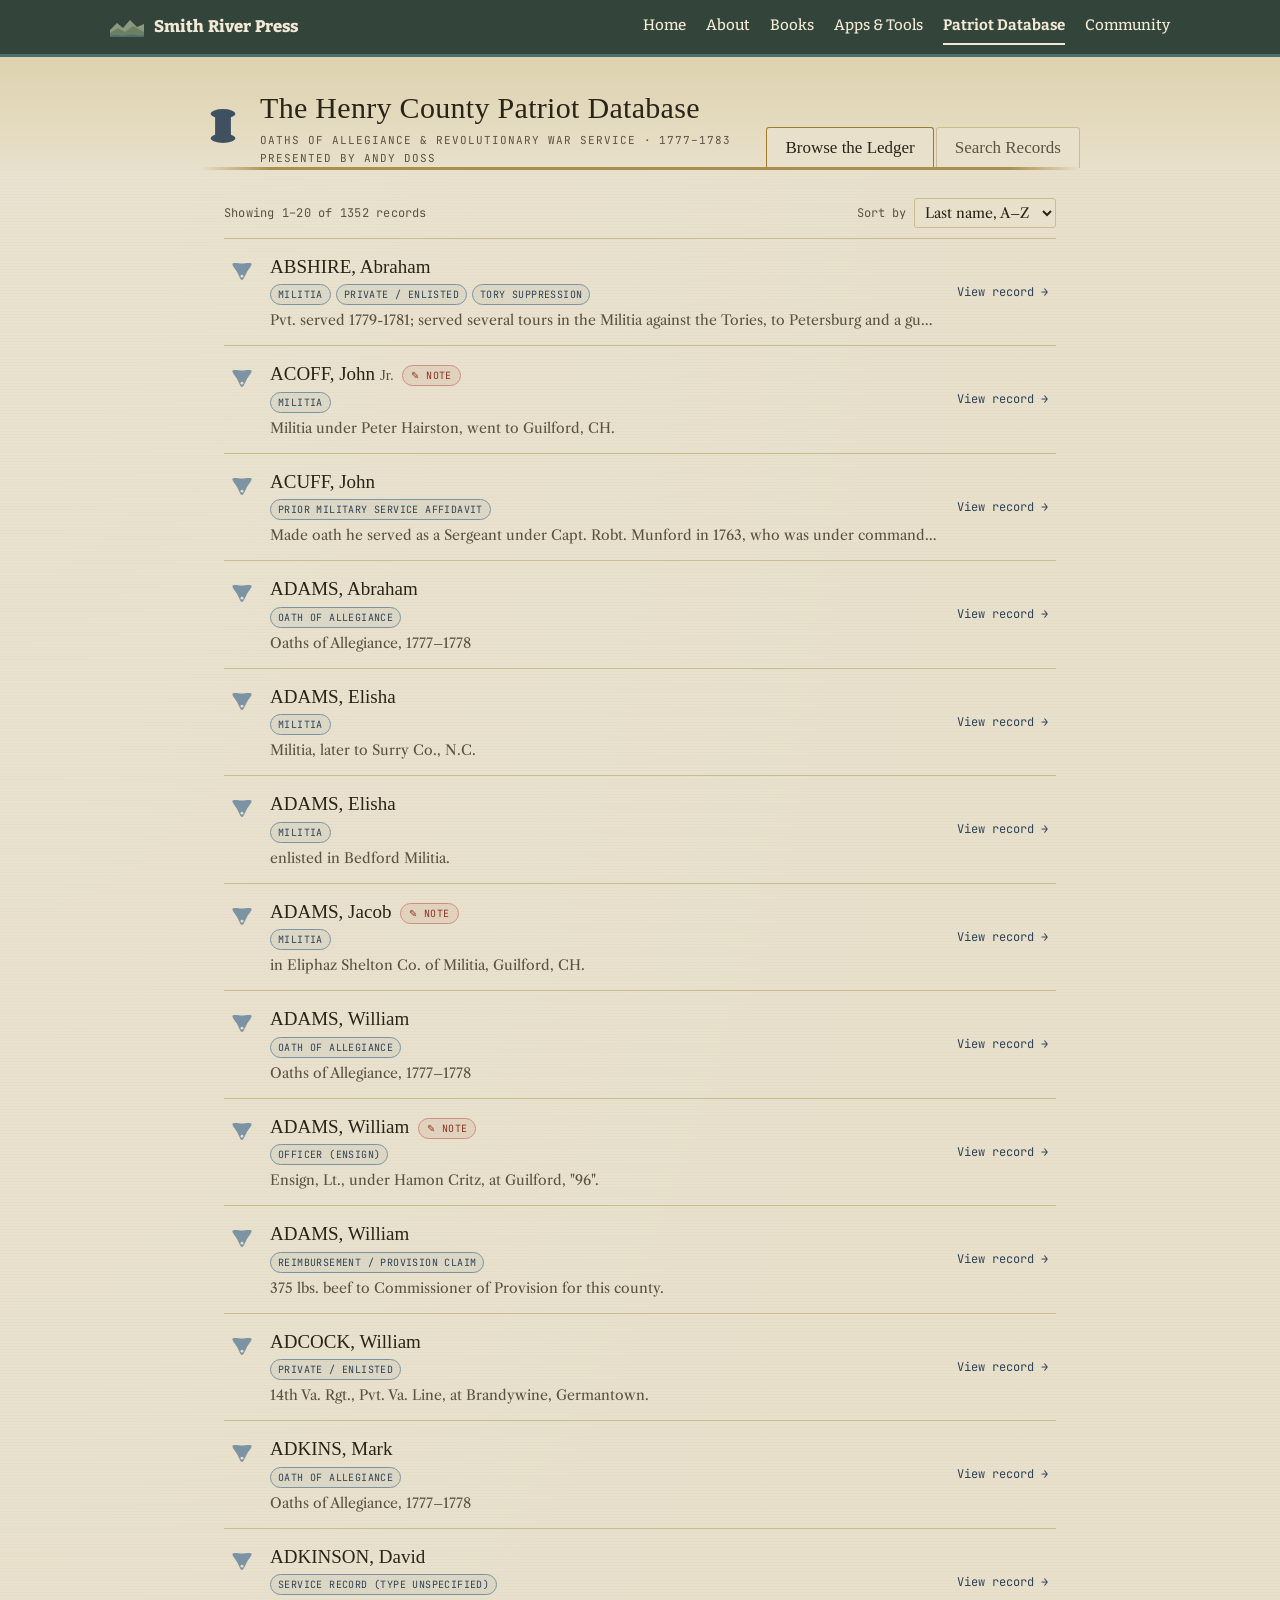
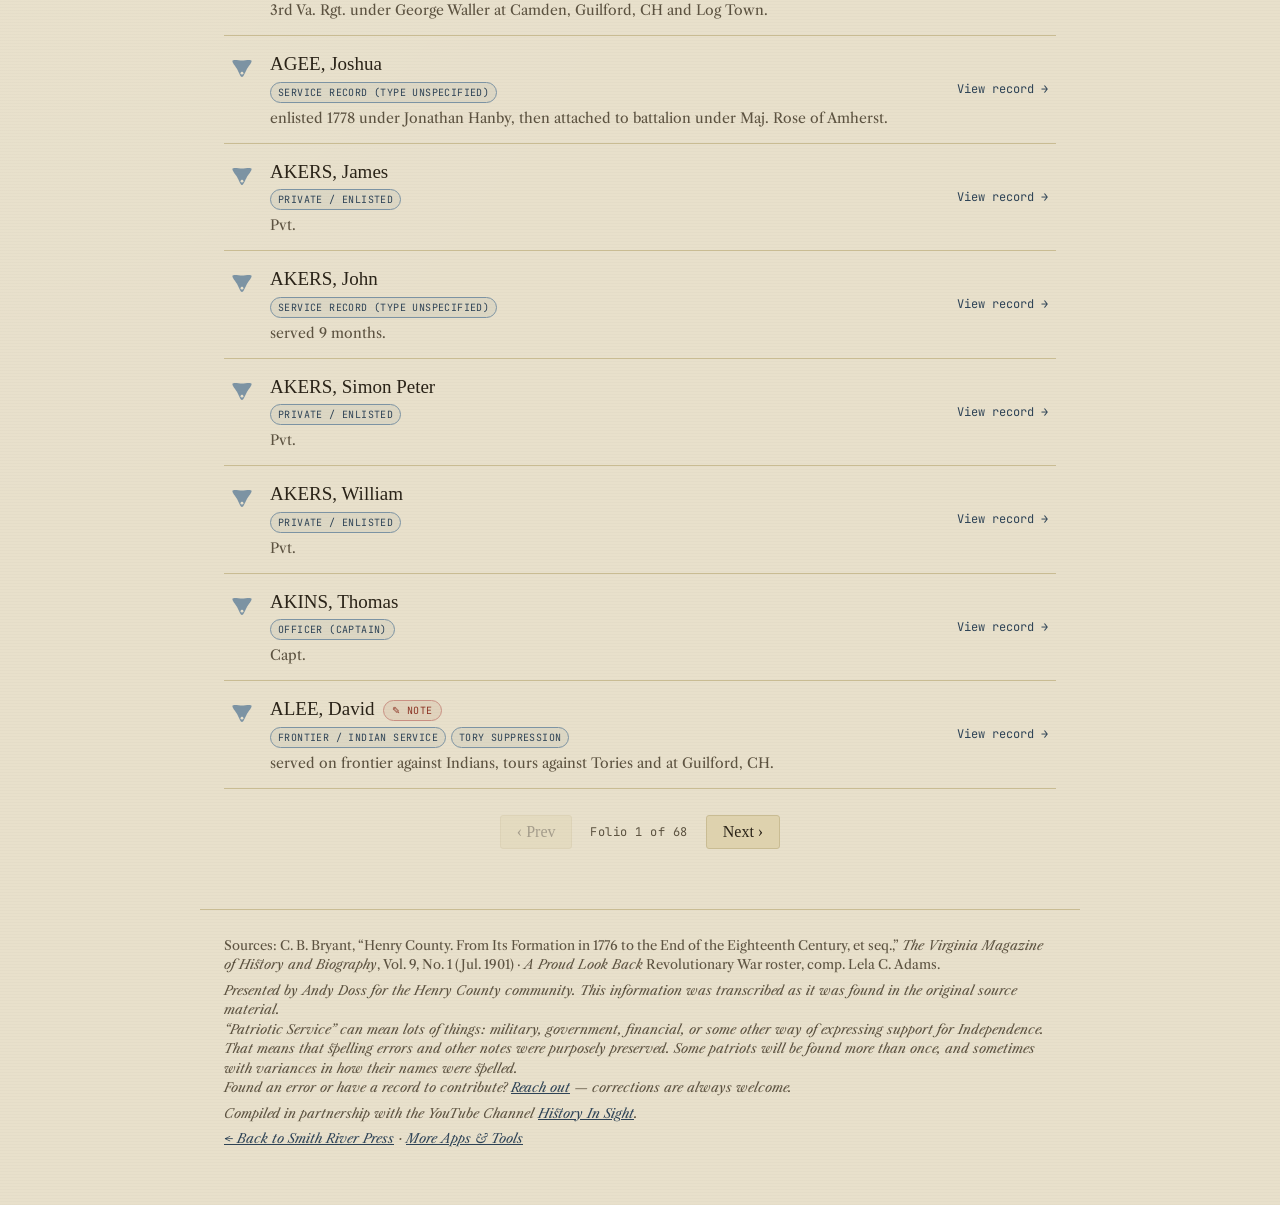
<file: apps/patriot-data/henry-county-virginia/index.html>
<!DOCTYPE html>
<html lang="en">
<head>
<meta charset="UTF-8">
<meta name="viewport" content="width=device-width, initial-scale=1">
<title>The Henry County Patriot Database — presented by Andy Doss</title>
<meta name="description" content="A searchable record of Henry County, Virginia residents named in the 1777 Oaths of Allegiance and Revolutionary War service rolls.">
<meta name="theme-color" content="#33453A">
<link rel="canonical" href="https://smithriverpress.com/apps/patriot-data/henry-county-virginia/">
<link rel="icon" href="/favicon.svg" type="image/svg+xml">
<meta property="og:type" content="website">
<meta property="og:site_name" content="Smith River Press">
<meta property="og:title" content="The Henry County Patriot Database — presented by Andy Doss">
<meta property="og:description" content="A searchable record of Henry County, Virginia residents named in the 1777 Oaths of Allegiance and Revolutionary War service rolls.">
<meta property="og:url" content="https://smithriverpress.com/apps/patriot-data/henry-county-virginia/">
<meta property="og:image" content="https://smithriverpress.com/og-image.png">
<meta property="og:image:alt" content="Smith River Press over layered Blue Ridge ridges">
<meta name="twitter:card" content="summary_large_image">
<link rel="preconnect" href="https://fonts.googleapis.com">
<link rel="preconnect" href="https://fonts.gstatic.com" crossorigin>
<link href="https://fonts.googleapis.com/css2?family=Bitter:wght@500;700;800&family=IM+Fell+English:ital@0;1&family=Libre+Caslon+Text:ital,wght@0,400;0,700;1,400&family=JetBrains+Mono:wght@400;500&display=swap" rel="stylesheet">
<link rel="stylesheet" href="styles.css">
<link rel="stylesheet" href="/assets/site-bar.css">
</head>
<body>

<a class="srp-skip" href="#main">Skip to content</a>
<header class="srp-bar">
  <div class="srp-bar__inner">
    <a class="srp-brand" href="/"><svg viewBox="0 0 68 40" aria-hidden="true"><path d="M0 26 L14 12 L26 22 L40 6 L54 20 L68 14 V40 H0Z" fill="#8B9A7F"/><path d="M0 32 L16 22 L30 30 L46 18 L68 30 V40 H0Z" fill="#6C7F63"/><path d="M0 38 C12 33 20 40 34 36 C48 32 56 40 68 36 V40 H0Z" fill="#4C6E72"/></svg><span>Smith River Press</span></a>
    <nav class="srp-nav" aria-label="Main">
    <ul>
      <li><a href="/">Home</a></li>
      <li><a href="/about/">About</a></li>
      <li><a href="/books/">Books</a></li>
      <li><a href="/apps/">Apps &amp; Tools</a></li>
      <li><a href="/apps/patriot-data/henry-county-virginia/" aria-current="page">Patriot Database</a></li>
      <li><a href="/community/">Community</a></li>
    </ul>
    </nav>
  </div>
</header>

<header class="site-header">
  <div class="header-inner">
    <div class="wordmark-row">
      <svg class="seal seal--brand" viewBox="0 0 64 64" aria-hidden="true">
        <use href="#scroll-shape"></use>
      </svg>
      <div class="wordmark">
        <h1>The Henry County Patriot Database</h1>
        <p class="subhead">Oaths of Allegiance &amp; Revolutionary War Service &middot; 1777&ndash;1783</p>
        <p class="byline">Presented by Andy Doss</p>
      </div>
    </div>
    <nav class="tabs" role="tablist" aria-label="Database views">
      <button class="tab" id="tab-browse" role="tab" aria-selected="true" aria-controls="panel-browse">Browse the Ledger</button>
      <button class="tab" id="tab-search" role="tab" aria-selected="false" aria-controls="panel-search">Search Records</button>
    </nav>
  </div>
  <div class="brass-rule" aria-hidden="true"></div>
</header>

<main id="main">

  <!-- ================= BROWSE ================= -->
  <section id="panel-browse" class="panel" role="tabpanel" aria-labelledby="tab-browse">
    <div class="toolbar">
      <p class="result-count" id="browse-count" aria-live="polite"></p>
      <label class="sort-control">
        <span>Sort by</span>
        <select id="browse-sort">
          <option value="last-asc">Last name, A&ndash;Z</option>
          <option value="first-asc">First name, A&ndash;Z</option>
          <option value="source">Source</option>
        </select>
      </label>
    </div>

    <ol class="ledger" id="browse-list" aria-live="polite"></ol>

    <nav class="pager" id="browse-pager" aria-label="Browse pagination"></nav>
  </section>

  <!-- ================= SEARCH ================= -->
  <section id="panel-search" class="panel is-hidden" role="tabpanel" aria-labelledby="tab-search">

    <form class="query-slip" id="search-form">
      <p class="query-slip__label">Query the Record</p>
      <div class="query-fields">
        <label class="field">
          <span>First name</span>
          <input type="text" id="q-first" name="first" placeholder="e.g. John" autocomplete="off">
        </label>
        <label class="field">
          <span>Last name (or search term)</span>
          <input type="text" id="q-last" name="last" placeholder="e.g. Hall" autocomplete="off">
        </label>
        <label class="field field--wide">
          <span>Service type</span>
          <select id="q-type" name="type">
            <option value="">All service types</option>
          </select>
        </label>
      </div>
      <div class="query-actions">
        <button type="submit" class="btn btn--primary">Search the Ledger</button>
        <button type="button" class="btn btn--ghost" id="q-clear">Clear</button>
      </div>
    </form>

    <div class="toolbar toolbar--search is-hidden" id="search-toolbar">
      <p class="result-count" id="search-count" aria-live="polite"></p>
    </div>

    <ol class="ledger" id="search-list" aria-live="polite"></ol>

    <p class="empty-state is-hidden" id="search-empty">
      No one by that name or service type appears in the ledger yet. Try a shorter
      spelling &mdash; many names in these records were spelled several different
      ways by 18th-century clerks.
    </p>

    <nav class="pager" id="search-pager" aria-label="Search results pagination"></nav>
  </section>

</main>

<footer class="site-footer">
  <p>
    Sources: C.&nbsp;B.&nbsp;Bryant, &ldquo;Henry County. From Its Formation in 1776 to the End
    of the Eighteenth Century, et seq.,&rdquo; <em>The Virginia Magazine of History and
    Biography</em>, Vol.&nbsp;9, No.&nbsp;1 (Jul. 1901) &middot; <em>A Proud Look Back</em>
    Revolutionary War roster, comp. Lela&nbsp;C.&nbsp;Adams.
  </p>
  <p class="footer-note">Presented by Andy Doss for the Henry County community.
    This information was transcribed as it was found in the original source material.
    <br>
    &ldquo;Patriotic Service&rdquo; can mean lots of things: military, government, financial, or some other way of expressing support for Independence.
    <br>
    That means that spelling errors and other notes were purposely preserved.
    Some patriots will be found more than once, and sometimes with variances in how their names were spelled.
    <br>
    Found an error or have a record to contribute? <a href="mailto:andy@smithriverpress.com">Reach out</a> &mdash; corrections are always welcome.</p>
  <p class="footer-note">Compiled in partnership with the YouTube Channel <a href="https://www.youtube.com/@yourhistoryinsight" target="_blank" rel="noopener">History In Sight</a>.</p>
  <p class="footer-note"><a href="/">&larr; Back to Smith River Press</a> &middot; <a href="/apps/">More Apps &amp; Tools</a></p>
</footer>

<!-- ================= MODAL ================= -->
<div class="modal-overlay is-hidden" id="modal-overlay">
  <div class="modal" id="modal" role="dialog" aria-modal="true" aria-labelledby="modal-name">
    <svg class="seal seal--modal" id="modal-seal" viewBox="0 0 64 64" aria-hidden="true">
      <use href="#tricorn-shape"></use>
    </svg>
    <button class="modal-close" id="modal-close" aria-label="Close record">&times;</button>
    <h2 id="modal-name"></h2>
    <p class="modal-meta" id="modal-meta"></p>
    <div class="modal-tags" id="modal-tags"></div>
    <dl class="modal-fields" id="modal-fields"></dl>
    <p class="doss-note is-hidden" id="modal-doss-note"></p>
    <p class="modal-citation" id="modal-citation"></p>
  </div>
</div>

<!-- shared SVG defs: the hand-stamped seal shape, drawn once and reused -->
<svg width="0" height="0" style="position:absolute" aria-hidden="true">
  <defs>
    <g id="scroll-shape">
      <ellipse cx="32" cy="15" rx="17" ry="6.5" />
      <rect x="21" y="15" width="22" height="34" />
      <ellipse cx="32" cy="49" rx="17" ry="6.5" />
    </g>
    <g id="tricorn-shape">
      <path d="M 32.00 55.00 C 28.25 55.00 24.35 42.75 20.74 36.50 C 17.13 30.25 8.47 20.75 10.35 17.50 C 12.23 14.25 24.78 17.00 32.00 17.00 C 39.22 17.00 51.77 14.25 53.65 17.50 C 55.53 20.75 46.87 30.25 43.26 36.50 C 39.65 42.75 35.75 55.00 32.00 55.00 Z" />
      <circle class="tricorn-cockade" cx="32" cy="46" r="3.2" />
    </g>
  </defs>
</svg>

<script src="data.js" defer></script>
<script src="app.js" defer></script>
</body>
</html>
</file>
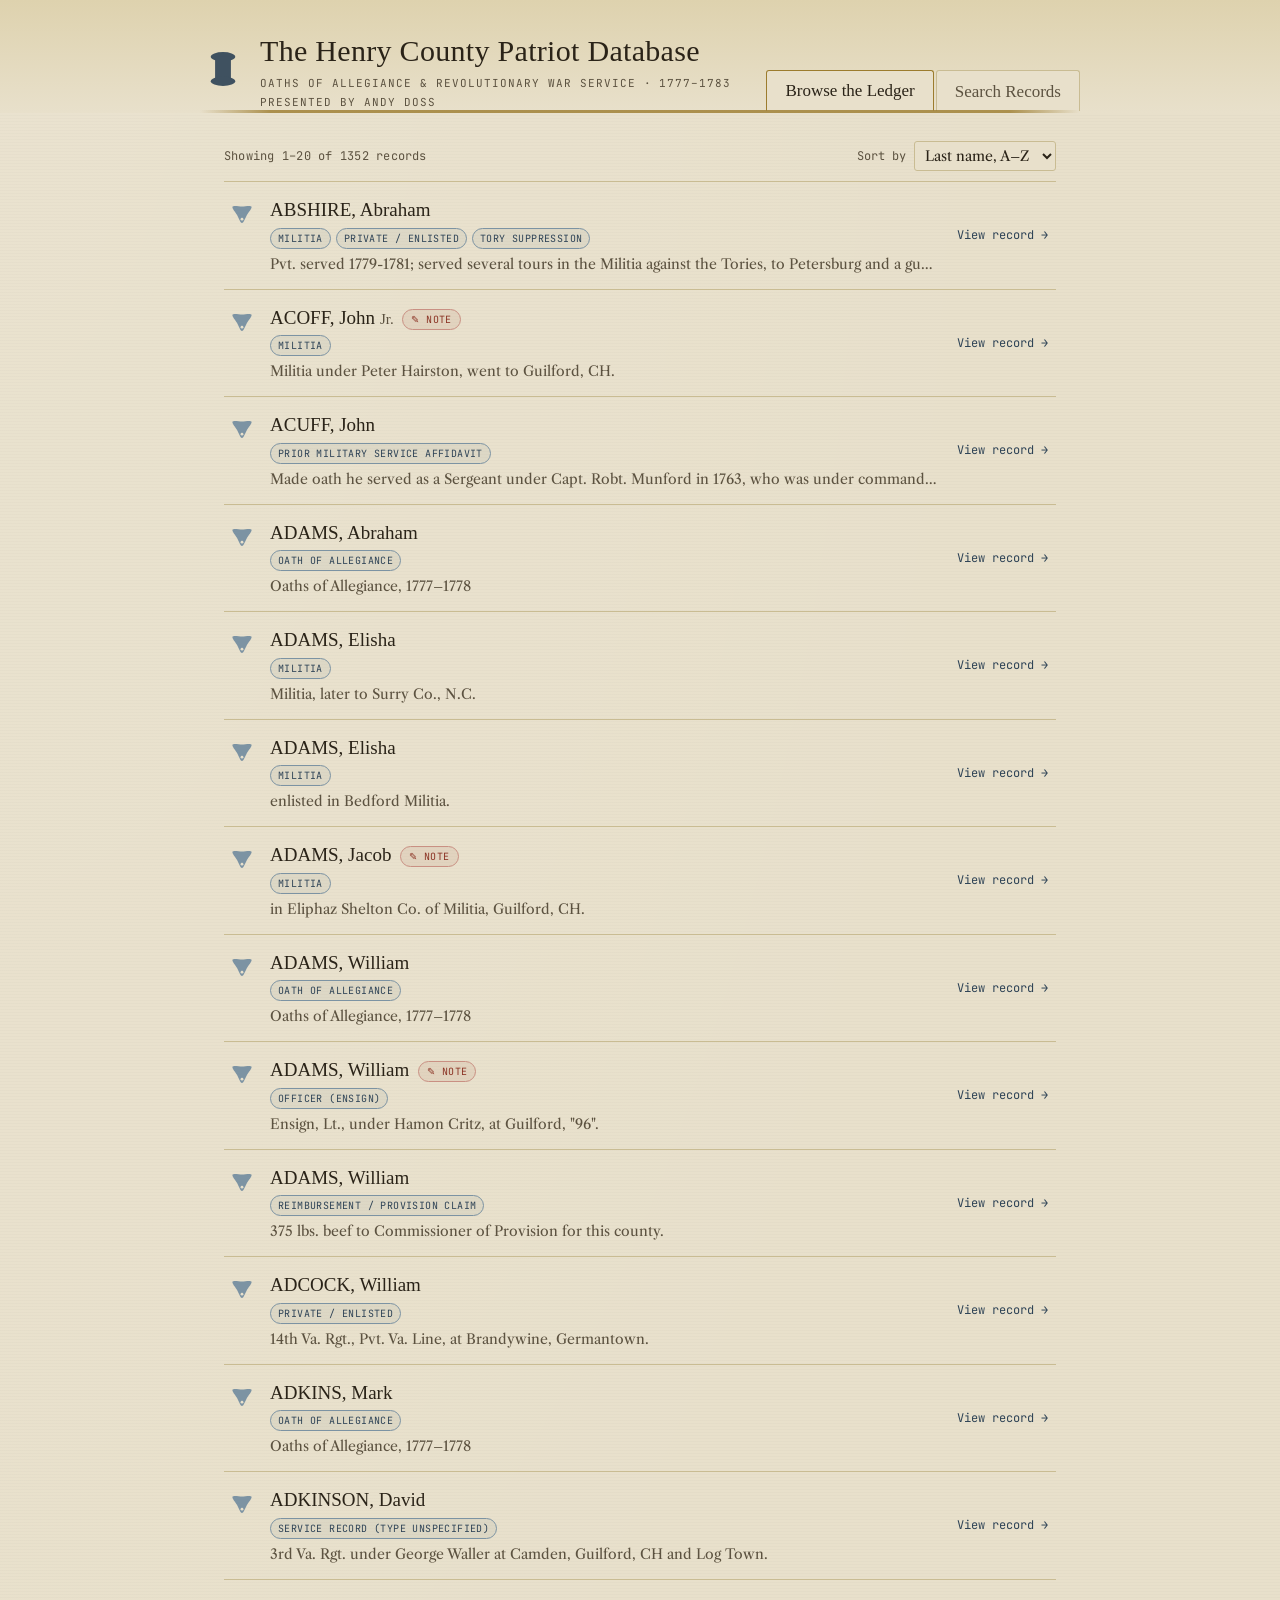
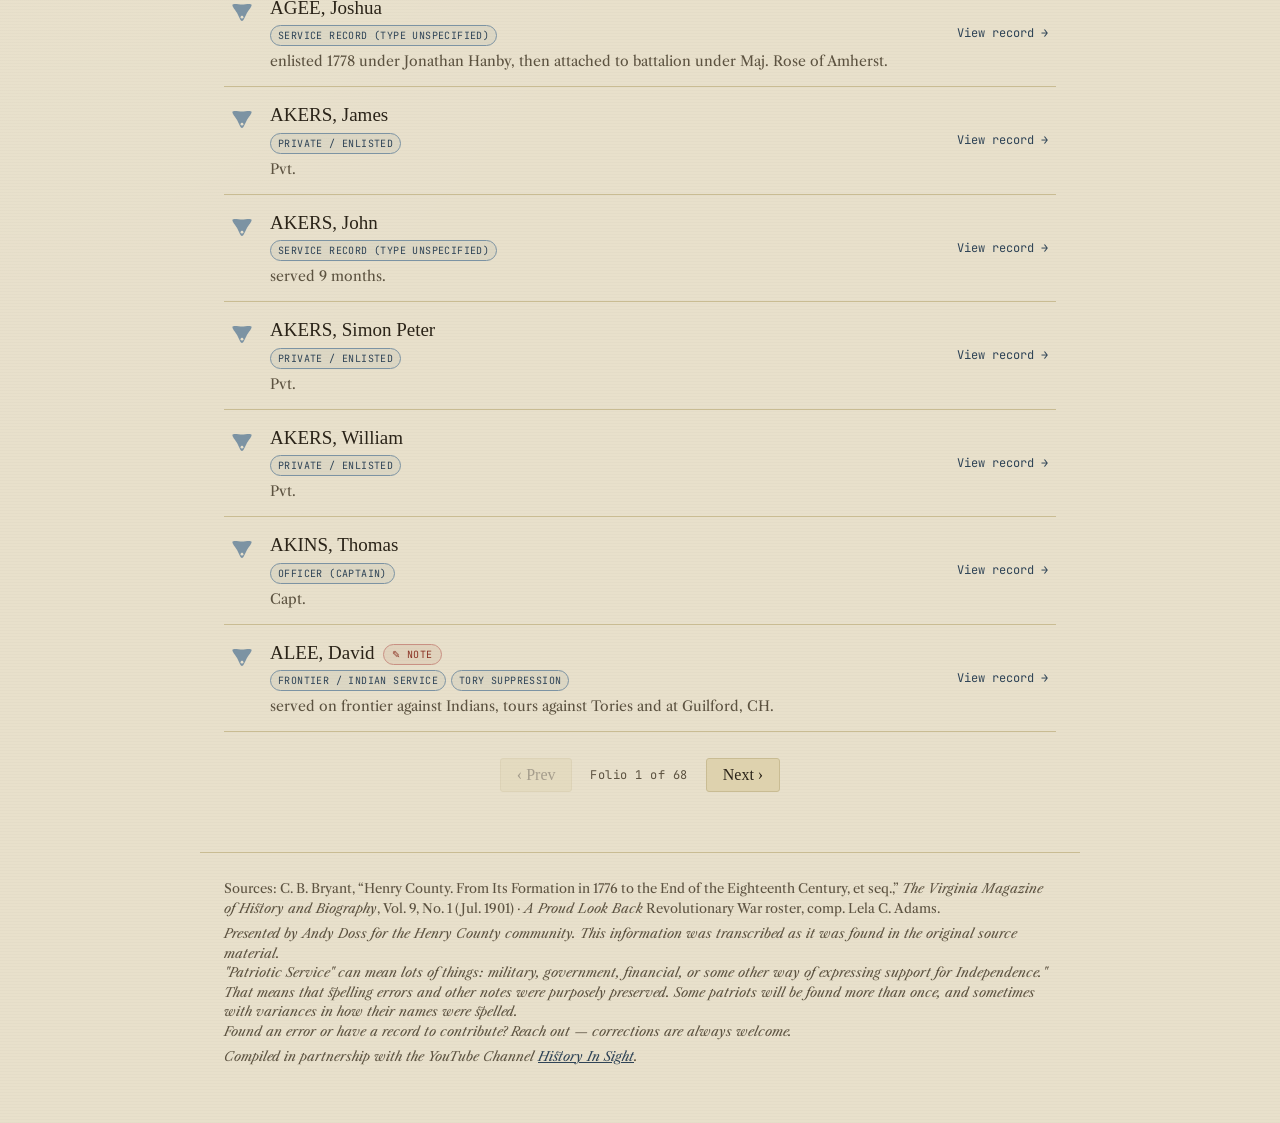
<file: apps/PatriotData/henry-county-virginia/index.html>
<!DOCTYPE html>
<html lang="en">
<head>
<meta charset="UTF-8">
<meta name="viewport" content="width=device-width, initial-scale=1.0">
<title>The Henry County Patriot Database — presented by Andy Doss</title>
<meta name="description" content="A searchable record of Henry County, Virginia residents named in the 1777 Oaths of Allegiance and Revolutionary War service rolls.">
<link rel="preconnect" href="https://fonts.googleapis.com">
<link rel="preconnect" href="https://fonts.gstatic.com" crossorigin>
<link href="https://fonts.googleapis.com/css2?family=IM+Fell+English:ital@0;1&family=Libre+Caslon+Text:ital,wght@0,400;0,700;1,400&family=JetBrains+Mono:wght@400;500&display=swap" rel="stylesheet">
<link rel="stylesheet" href="styles.css">
</head>
<body>

<header class="site-header">
  <div class="header-inner">
    <div class="wordmark-row">
      <svg class="seal seal--brand" viewBox="0 0 64 64" aria-hidden="true">
        <use href="#scroll-shape"></use>
        <!--<text x="32" y="36" class="seal-glyph">HC</text>-->
      </svg>
      <div class="wordmark">
        <h1>The Henry County Patriot Database</h1>
        <p class="subhead">Oaths of Allegiance &amp; Revolutionary War Service &middot; 1777&ndash;1783</p>
        <p class="byline">Presented by Andy Doss</p>
      </div>
    </div>
    <nav class="tabs" role="tablist" aria-label="Database views">
      <button class="tab" id="tab-browse" role="tab" aria-selected="true" aria-controls="panel-browse">Browse the Ledger</button>
      <button class="tab" id="tab-search" role="tab" aria-selected="false" aria-controls="panel-search">Search Records</button>
    </nav>
  </div>
  <div class="brass-rule" aria-hidden="true"></div>
</header>

<main>

  <!-- ================= BROWSE ================= -->
  <section id="panel-browse" class="panel" role="tabpanel" aria-labelledby="tab-browse">
    <div class="toolbar">
      <p class="result-count" id="browse-count" aria-live="polite"></p>
      <label class="sort-control">
        <span>Sort by</span>
        <select id="browse-sort">
          <option value="last-asc">Last name, A&ndash;Z</option>
          <option value="first-asc">First name, A&ndash;Z</option>
          <option value="source">Source</option>
        </select>
      </label>
    </div>

    <ol class="ledger" id="browse-list" aria-live="polite"></ol>

    <nav class="pager" id="browse-pager" aria-label="Browse pagination"></nav>
  </section>

  <!-- ================= SEARCH ================= -->
  <section id="panel-search" class="panel is-hidden" role="tabpanel" aria-labelledby="tab-search">

    <form class="query-slip" id="search-form">
      <p class="query-slip__label">Query the Record</p>
      <div class="query-fields">
        <label class="field">
          <span>First name</span>
          <input type="text" id="q-first" name="first" placeholder="e.g. John" autocomplete="off">
        </label>
        <label class="field">
          <span>Last name (or search term)</span>
          <input type="text" id="q-last" name="last" placeholder="e.g. Hall" autocomplete="off">
        </label>
        <label class="field field--wide">
          <span>Service type</span>
          <select id="q-type" name="type">
            <option value="">All service types</option>
          </select>
        </label>
      </div>
      <div class="query-actions">
        <button type="submit" class="btn btn--primary">Search the Ledger</button>
        <button type="button" class="btn btn--ghost" id="q-clear">Clear</button>
      </div>
    </form>

    <div class="toolbar toolbar--search is-hidden" id="search-toolbar">
      <p class="result-count" id="search-count" aria-live="polite"></p>
    </div>

    <ol class="ledger" id="search-list" aria-live="polite"></ol>

    <p class="empty-state is-hidden" id="search-empty">
      No one by that name or service type appears in the ledger yet. Try a shorter
      spelling &mdash; many names in these records were spelled several different
      ways by 18th-century clerks.
    </p>

    <nav class="pager" id="search-pager" aria-label="Search results pagination"></nav>
  </section>

</main>

<footer class="site-footer">
  <p>
    Sources: C.&nbsp;B.&nbsp;Bryant, &ldquo;Henry County. From Its Formation in 1776 to the End
    of the Eighteenth Century, et seq.,&rdquo; <em>The Virginia Magazine of History and
    Biography</em>, Vol.&nbsp;9, No.&nbsp;1 (Jul. 1901) &middot; <em>A Proud Look Back</em>
    Revolutionary War roster, comp. Lela&nbsp;C.&nbsp;Adams.
  </p>
  <p class="footer-note">Presented by Andy Doss for the Henry County community. 
    This information was transcribed as it was found in the original source material.
    <br/>
    "Patriotic Service" can mean lots of things: military, government, financial, or some other way of expressing support for Independence."
    <br/>
    That means that spelling errors and other notes were purposely preserved. 
    Some patriots will be found more than once, and sometimes with variances in how their names were spelled.
    <br> Found an error or have a record to contribute? Reach out &mdash; corrections are always welcome.</p>
  <p class="footer-note">Compiled in partnership with the YouTube Channel <a href="https://www.youtube.com/@yourhistoryinsight" target="_blank">History In Sight</a>.</p>
</footer>

<!-- ================= MODAL ================= -->
<div class="modal-overlay is-hidden" id="modal-overlay">
  <div class="modal" id="modal" role="dialog" aria-modal="true" aria-labelledby="modal-name">
    <svg class="seal seal--modal" id="modal-seal" viewBox="0 0 64 64" aria-hidden="true">
      <use href="#tricorn-shape"></use>
    </svg>
    <button class="modal-close" id="modal-close" aria-label="Close record">&times;</button>
    <h2 id="modal-name"></h2>
    <p class="modal-meta" id="modal-meta"></p>
    <div class="modal-tags" id="modal-tags"></div>
    <dl class="modal-fields" id="modal-fields"></dl>
    <p class="doss-note is-hidden" id="modal-doss-note"></p>
    <p class="modal-citation" id="modal-citation"></p>
  </div>
</div>

<!-- shared SVG defs: the hand-stamped seal shape, drawn once and reused -->
<svg width="0" height="0" style="position:absolute" aria-hidden="true">
  <defs>
    <g id="scroll-shape">
      <ellipse cx="32" cy="15" rx="17" ry="6.5" />
      <rect x="21" y="15" width="22" height="34" />
      <ellipse cx="32" cy="49" rx="17" ry="6.5" />
    </g>
    <g id="tricorn-shape">
      <path d="M 32.00 55.00 C 28.25 55.00 24.35 42.75 20.74 36.50 C 17.13 30.25 8.47 20.75 10.35 17.50 C 12.23 14.25 24.78 17.00 32.00 17.00 C 39.22 17.00 51.77 14.25 53.65 17.50 C 55.53 20.75 46.87 30.25 43.26 36.50 C 39.65 42.75 35.75 55.00 32.00 55.00 Z" />
      <circle class="tricorn-cockade" cx="32" cy="46" r="3.2" />
    </g>
  </defs>
</svg>

<script src="data.js"></script>
<script src="app.js"></script>
</body>
</html>
</file>
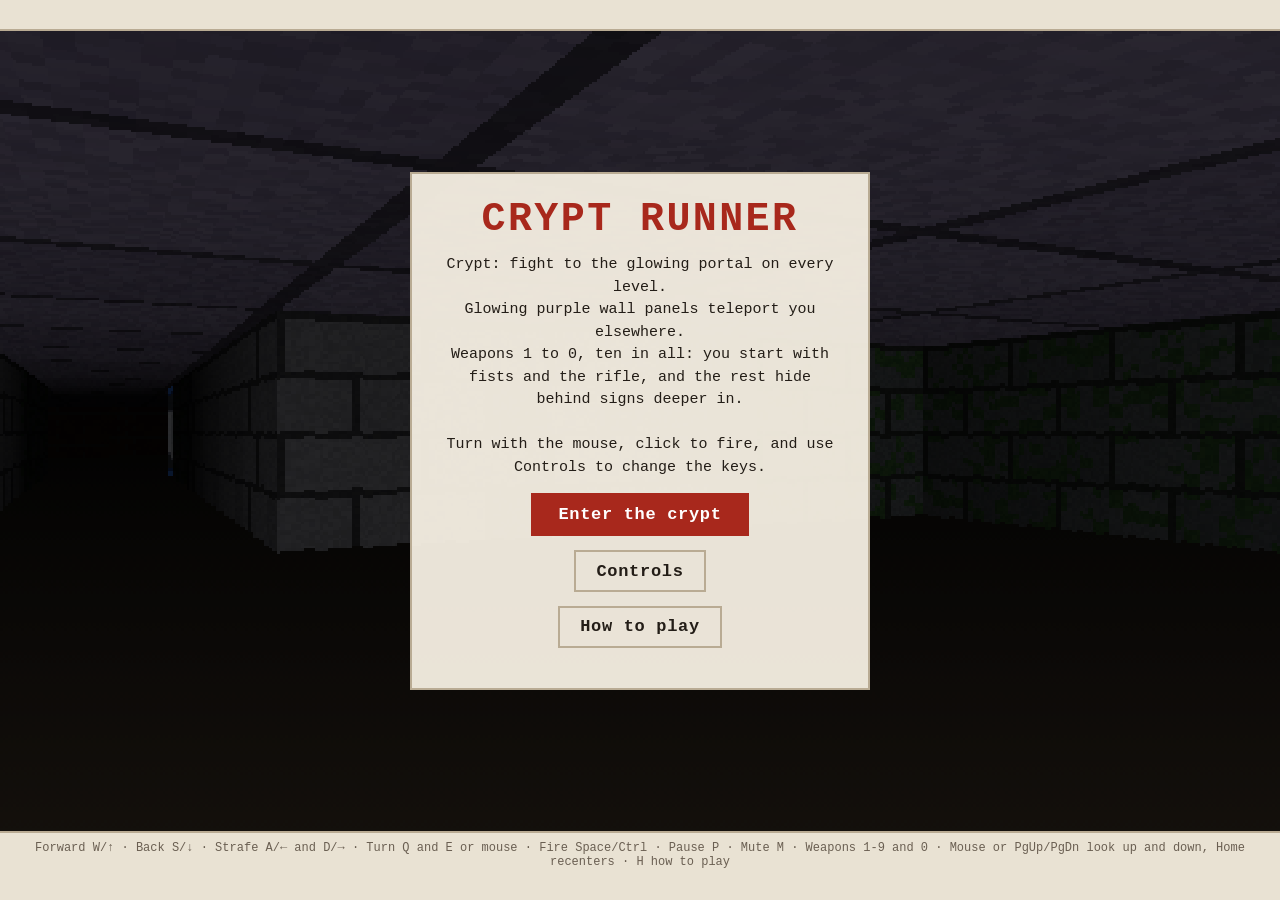
<file: crypt-runner-main.html>
<!doctype html>
<html lang="en">
<head>
<meta charset="utf-8">
<meta name="viewport" content="width=device-width, initial-scale=1, viewport-fit=cover">
<title>Crypt Runner</title>
<style>
:root{
  --bg:#e9e2d3; --fg:#231d17; --panel:rgba(246,240,227,.95); --accent:#a8281c; --btnfg:#ffffff;
  --muted:#6a5f52; --line:#b9ab93;
  box-sizing:border-box;
  padding-top:env(safe-area-inset-top,0px);
  padding-bottom:env(safe-area-inset-bottom,0px);
}
@media (prefers-color-scheme: dark){
  :root:not([data-theme="light"]){
    --bg:#0c0a09; --fg:#eadfca; --panel:rgba(24,18,14,.95); --accent:#ff7a55; --btnfg:#1a0b07;
    --muted:#a2937d; --line:#43352a;
  }
}
:root[data-theme="dark"]{
  --bg:#0c0a09; --fg:#eadfca; --panel:rgba(24,18,14,.95); --accent:#ff7a55; --btnfg:#1a0b07;
  --muted:#a2937d; --line:#43352a;
}
*{box-sizing:border-box}
html{height:100%;scroll-padding-top:env(safe-area-inset-top,0px)}
body{
  height:100%;margin:0;background:var(--bg);color:var(--fg);
  font-family:ui-monospace,"SF Mono",Menlo,Consolas,"Courier New",monospace;
  display:flex;flex-direction:column;align-items:center;justify-content:center;gap:10px;
  overflow:hidden;user-select:none;-webkit-user-select:none;touch-action:none;
}
#stage{
  position:relative;
  width:min(100vw,calc((100dvh - env(safe-area-inset-top,0px) - env(safe-area-inset-bottom,0px) - 34px)*1.6));
  aspect-ratio:8/5;background:#000;box-shadow:0 0 0 2px var(--line);
}
#c{width:100%;height:100%;display:block;image-rendering:pixelated;image-rendering:crisp-edges;background:#000;touch-action:none}
#ov{position:absolute;inset:0;display:flex;align-items:center;justify-content:center;background:rgba(0,0,0,.62);padding:3%}
#ov[hidden]{display:none}
.card{
  max-width:min(92%,460px);background:var(--panel);color:var(--fg);border:2px solid var(--line);
  padding:clamp(10px,3vw,26px);text-align:center;display:flex;flex-direction:column;gap:clamp(6px,1.6vw,14px);align-items:center;
}
.card h1{margin:0;font-size:clamp(20px,5.6vw,40px);letter-spacing:.06em;color:var(--accent);line-height:1}
.card p{margin:0;font-size:clamp(11px,2.2vw,15px);line-height:1.5;color:var(--fg)}
.card .sub{color:var(--muted)}
.card button{
  font:inherit;font-weight:700;font-size:clamp(12px,2.6vw,17px);letter-spacing:.04em;cursor:pointer;
  background:var(--accent);color:var(--btnfg);border:0;padding:.7em 1.6em;
}
.card button:focus-visible{outline:3px solid var(--fg);outline-offset:3px}
#hint{font-size:12px;color:var(--muted);min-height:1em;text-align:center;padding:0 8px}
body.touch #hint{display:none}
#touch{position:fixed;inset:0;pointer-events:none;display:none}
body.touch[data-state="play"] #touch{display:block}
#joy,#fire{position:absolute;border-radius:50%;pointer-events:auto;touch-action:none;border:2px solid var(--line);background:rgba(128,128,128,.22)}
#joy{left:calc(18px + env(safe-area-inset-left,0px));bottom:calc(22px + env(safe-area-inset-bottom,0px));width:132px;height:132px}
#knob{position:absolute;left:38px;top:38px;width:52px;height:52px;border-radius:50%;background:var(--accent);opacity:.75}
#fire{right:calc(18px + env(safe-area-inset-right,0px));bottom:calc(30px + env(safe-area-inset-bottom,0px));width:100px;height:100px;
  background:var(--accent);color:var(--btnfg);display:flex;align-items:center;justify-content:center;font-weight:700;opacity:.82;border:0}
#fire.on{opacity:1;transform:scale(.94)}
#ghostBtn{position:absolute;left:50%;transform:translateX(-50%);bottom:calc(14px + env(safe-area-inset-bottom,0px));padding:10px 16px;border-radius:999px;pointer-events:auto;touch-action:none;border:2px solid var(--line);background:rgba(128,128,128,.28);color:var(--fg);font-weight:700;font-size:13px;letter-spacing:.06em}
#ghostBtn.on{background:#a56bff;color:#ffffff;border-color:#a56bff}
#swapBtn{position:absolute;right:calc(34px + env(safe-area-inset-right,0px));bottom:calc(138px + env(safe-area-inset-bottom,0px));padding:10px 14px;border-radius:999px;pointer-events:auto;touch-action:none;border:2px solid var(--line);background:rgba(128,128,128,.28);color:var(--fg);font-weight:700;font-size:13px;letter-spacing:.06em}
@media (prefers-reduced-motion: reduce){#fire.on{transform:none}}
.card{max-height:100%;overflow:auto}
.card.wide{max-width:min(96%,520px);max-height:100%;overflow:auto;touch-action:pan-y}
.card button.alt,.card button.slot{background:transparent;color:var(--fg);border:2px solid var(--line)}
.card button.alt{padding:.55em 1.2em}
.card button.slot{padding:.3em .4em;font-size:clamp(10px,2vw,14px);letter-spacing:0;font-weight:600}
.card button.slot.on{border-color:var(--accent);color:var(--accent)}
.btns{display:flex;gap:8px;flex-wrap:wrap;justify-content:center}
#cfg{position:absolute;inset:0;display:flex;align-items:center;justify-content:center;background:rgba(0,0,0,.62);padding:2%}
#cfg[hidden],#dev[hidden]{display:none}
#dev{position:absolute;inset:0;display:flex;align-items:center;justify-content:center;background:rgba(0,0,0,.62);padding:2%}
.rounds{display:grid;grid-template-columns:repeat(5,1fr);gap:6px;width:100%}
#help[hidden]{display:none}
#help{position:absolute;inset:0;display:flex;align-items:center;justify-content:center;background:rgba(0,0,0,.62);padding:2%}
.help-body{text-align:left;font-size:clamp(10px,1.9vw,13px);line-height:1.45;width:100%}
.help-body h2{margin:.9em 0 .25em;font-size:1.05em;color:var(--accent);letter-spacing:.06em}
.help-body ul{margin:.2em 0;padding-left:1.2em}
.help-body li{margin:.25em 0}
#vic{position:absolute;inset:0;background:rgba(0,0,0,.9);display:flex;flex-direction:column;align-items:center;padding:3%}
#vic[hidden]{display:none}
#vic h1{margin:0 0 8px;font-size:clamp(18px,4.4vw,34px);letter-spacing:.08em;color:#ffd23a;text-align:center}
.crawl{position:relative;flex:1;width:min(92%,560px);overflow:hidden}
.crawl-inner{position:absolute;left:0;right:0;top:0;text-align:center;color:#eadfca;font-size:clamp(12px,2.6vw,18px);line-height:1.8}
.crawl-inner h2{margin:1.4em 0 .3em;font-size:1.1em;color:#ffd23a;letter-spacing:.06em}
.crawl-inner p{margin:.4em 0}
#vicBtn{margin-top:10px;font:inherit;font-weight:700;padding:.7em 1.6em;background:var(--accent);color:var(--btnfg);border:0;cursor:pointer}
@media (prefers-reduced-motion: reduce){.crawl{overflow:auto}.crawl-inner{position:static}}
.card button.alt.on{background:var(--accent);color:var(--btnfg);border-color:var(--accent)}
#rows{display:grid;gap:4px;width:100%}
.row{display:grid;grid-template-columns:1fr 84px 84px;gap:6px;align-items:center;text-align:left;font-size:clamp(10px,2vw,14px)}
.sens{display:flex;gap:8px;align-items:center;font-size:clamp(10px,2vw,14px)}
.sens input{accent-color:var(--accent)}
body.touch #rows,body.touch button[data-preset]{display:none}
#zonesRow{display:none}
#joy{display:none!important}
#ghostBtn{display:none}
body.dev #ghostBtn{display:block}
#pauseBtn{position:absolute;left:calc(26px + env(safe-area-inset-left,0px));bottom:calc(168px + env(safe-area-inset-bottom,0px));padding:8px 14px;border-radius:999px;pointer-events:auto;touch-action:none;border:2px solid var(--line);background:rgba(128,128,128,.28);color:var(--fg);font-weight:700;font-size:13px;letter-spacing:.06em}
</style>
</head>
<body data-state="menu">
<div id="stage">
  <canvas id="c" aria-label="Crypt Runner game view"></canvas>
  <div id="ov">
    <div class="card">
      <h1 id="ovT">CRYPT RUNNER</h1>
      <p id="ovP"></p>
      <button id="ovB" type="button">Enter the crypt</button>
      <button id="ovBa" class="alt" type="button">Walk Bassett, VA</button>
      <button id="ovM" class="alt" type="button">Walk Uptown Martinsville</button>
      <button id="ovC" class="alt" type="button">Controls</button>
      <button id="ovD" class="alt" type="button">Test tools</button>
      <button id="ovH" class="alt" type="button">How to play</button>
      <button id="ovStay" class="alt" type="button" hidden>Stay here</button>
      <p class="sub" id="ovS"></p>
    </div>
  </div>
  <div id="cfg" hidden>
    <div class="card wide">
      <h1>CONTROLS</h1>
      <div class="btns">
        <button class="alt" type="button" data-preset="turn">Arrows turn</button>
        <button class="alt" type="button" data-preset="strafe">Arrows strafe</button>
      </div>
      <div id="rows"></div>
      <label class="sens">Look speed <input id="sens" type="range" min="40" max="400" value="100"> <span id="sensV">100%</span></label>
      <label class="sens" id="zonesRow"><input type="checkbox" id="zonesChk" checked> Walk by touching the top or bottom of the screen</label>
      <p class="sub" id="cfgMsg"></p>
      <div class="btns">
        <button class="alt" type="button" id="cfgReset">Reset</button>
        <button type="button" id="cfgDone">Done</button>
      </div>
    </div>
  </div>
  <div id="dev" hidden>
    <div class="card wide">
      <h1>TEST TOOLS</h1>
      <p class="sub">Start a crypt round</p>
      <div class="rounds" id="devRounds"></div>
      <div class="btns">
        <button class="alt" type="button" id="devBoss">Visit boss</button>
        <button class="alt" type="button" id="devGod">God mode</button>
        <button class="alt" type="button" id="devGhost">Invisible</button>
        <button class="alt" type="button" id="devGuns">All weapons (infinite ammo)</button>
        <button class="alt" type="button" id="devHeal">Refill</button>
        <button class="alt" type="button" id="devPortal">Open portal</button>
      </div>
      <p class="sub" id="devMsg"></p>
      <button type="button" id="devDone">Done</button>
    </div>
  </div>
  <div id="help" hidden>
    <div class="card wide">
      <h1>HOW TO PLAY</h1>
      <div class="help-body">
        <h2>Goal</h2>
        <ul>
          <li><b>Crypt:</b> find the glowing portal on each level and descend. The portal stays sealed (it glows red) until every monster on the level is dead, including the ones hiding behind signs, and from round 5 that includes the boss. You keep your weapons, ammo and armor between levels.</li>
          
          <li><b>Game kills</b> are the monsters placed on the map. <b>Secret kills</b> are the ones hiding behind ambush signs. Both counters sit at the bottom right, with a count of the secret rooms you've found under them.</li>
        </ul>
        <h2>Monsters</h2>
        <ul>
          <li><b>Imp</b> (round 1) rushes you in melee. <b>Brute</b> (round 2) is slow and tough. <b>Caster</b> (round 3) keeps its distance and throws fireballs. <b>Madstone</b> (round 4 on) glows, then fires a ring of light bolts in every direction. Slip between them or duck behind a wall. It drops a big health pack.</li>
          
          <li>Some monsters hide behind signs. Walk toward an ambush sign and it may sink into the floor and release one.</li>
        </ul>
        <h2>Bosses (crypt round 5 and up)</h2>
        <ul>
          <li><b>Mirror King</b> reverses your left and right controls. <b>The Blackout</b> turns the lights nearly off. <b>The Prism</b> warps and recolors the view. <b>Molasses Golem</b> slows you down. Their orbs do damage and apply the effect, so dodge them.</li>
          <li>PlasmaPonger bolts lose most of their punch against bosses from far away or around corners, so use other weapons at range. Round 11 is the grand finale: all four bosses, each sealed in its own room. Only one boss door can be open at a time; defeat that boss before opening the next. Defeat them all to clear the crypt.</li>
        </ul>
        <h2>Weapons (keys 1 to 9 and 0)</h2>
        <ul>
          <li><b>1 Fists:</b> free, close range, silent. <b>2 Rifle:</b> your standard gun. Shots hit harder up close and weaker from far away. <b>3 Double barrel:</b> 2 ammo a shot and a huge point-blank hit. <b>4 Chain gun:</b> very fast, drains ammo.</li>
          <li><b>5 PlasmaPonger:</b> fast bolts that bounce off walls up to three times. A direct hit is the killer. Bounced hits are weak, and a bolt coming back can graze you for a point or two. <b>6 Rocket launcher:</b> splash damage to monsters, and to you if you fire at something close. <b>7 Flamethrower:</b> short range, sets monsters on fire. <b>8 Railgun:</b> one beam through every monster in line. <b>9 Lightning gun:</b> short zaps that arc to a second monster. <b>0 Annihilator:</b> a huge blast with big splash, so keep your distance.</li>
          <li>Weapons 3 to 0 are found in secret rooms behind signs, one new weapon per map, in order.</li>
          <li>Shots go exactly where the crosshair points, up and down as well. Tilt the view to hit things high or low. Shots that land on a wall, floor or ceiling throw sparks.</li>
        </ul>
        <h2>Pickups and wall features</h2>
        <ul>
          <li><b>Red cross</b> is health, a <b>gold-edged cross</b> is big health, <b>yellow crates</b> are ammo, and glowing guns are weapons.</li>
          <li><b>Blue armor panel</b> on a wall: walk into it to equip armor. It soaks up 60% of each hit while it lasts. You can only grab it when your armor is below full.</li>
          <li><b>Purple glowing panels</b> teleport you to another one.</li>
          <li><b>Sealed doors:</b> the room with the portal is shut behind a gloomy door. Shoot the small activation panel beside it, with any weapon and a steady aim, to open it. Each door has one panel outside and one inside, and shooting either one opens that door and lights both. Monsters inside don't show on the minimap until a door opens.</li>
          <li><b>Signs:</b> most are just decoration. A sign with a brass knob, a slight tilt and dark seams is a secret door. Touch it and it sinks, revealing a secret room. Every map hides two: one with health, one with the next new weapon and ammo. Other signs may be ambushes.</li>
          
        </ul>
        <h2>Controls</h2>
        <ul>
          <li><b>Desktop:</b> WASD or the arrow keys to move and sidestep, mouse or Q and E to turn, mouse to look up or down, click or Space to fire, 1 to 0 to change weapon, P to pause, M to mute, PgUp and PgDn to tilt the view, Home to level it. The Controls screen lets you remap keys.</li>
          <li><b>Phone:</b> hold the top of the left half of the screen to walk forward and the bottom to walk back. Drag on the right half to turn and look up or down. Use the FIRE, SWAP, GHOST and PAUSE buttons.</li>
          
        </ul>
      </div>
      <button type="button" id="helpDone">Done</button>
    </div>
  </div>
  <div id="vic" hidden>
    <h1>THE CRYPT IS CLEARED</h1>
    <div class="crawl"><div id="crawlInner" class="crawl-inner"></div></div>
    <button type="button" id="vicBtn">Play again</button>
  </div>
</div>
<div id="hint">WASD to move · mouse or ←/→ to turn · click or Space to fire · P pauses · M mutes</div>
<div id="touch">
  <div id="joy"><div id="knob"></div></div>
  <div id="fire">FIRE</div>
  <div id="ghostBtn">GHOST</div>
  <div id="swapBtn">SWAP</div>
  <div id="pauseBtn">PAUSE</div>
</div>

<script>
(()=>{
'use strict';
/* ---------- constants ---------- */
const W=480,H=300,HUD=30,FOV=0.66;
let MW=32,MH=32;
const cv=document.getElementById('c'),ctx=cv.getContext('2d');
cv.width=W;cv.height=H;ctx.imageSmoothingEnabled=false;
const $=id=>document.getElementById(id);
const isTouch=matchMedia('(pointer: coarse)').matches;
document.body.classList.toggle('touch',isTouch);
const rnd=n=>Math.floor(Math.random()*n);
const clamp=(v,a,b)=>Math.max(a,Math.min(b,v));

/* ---------- audio ---------- */
let ac=null,muted=false,noiseBuf=null;
function audioInit(){
  if(!ac){try{ac=new (window.AudioContext||window.webkitAudioContext)()}catch(e){ac=null}}
  if(ac&&ac.state==='suspended')ac.resume();
}
function tone(f,d,type,v,slide){
  if(!ac||muted)return;
  const t=ac.currentTime,o=ac.createOscillator(),g=ac.createGain();
  o.type=type||'square';o.frequency.setValueAtTime(f,t);
  if(slide)o.frequency.exponentialRampToValueAtTime(Math.max(25,f+slide),t+d);
  g.gain.setValueAtTime(v||.06,t);g.gain.exponentialRampToValueAtTime(.0001,t+d);
  o.connect(g);g.connect(ac.destination);o.start(t);o.stop(t+d);
}
function noise(d,v,fc){
  if(!ac||muted)return;
  if(!noiseBuf){noiseBuf=ac.createBuffer(1,ac.sampleRate,ac.sampleRate);const a=noiseBuf.getChannelData(0);for(let i=0;i<a.length;i++)a[i]=Math.random()*2-1}
  const t=ac.currentTime,s=ac.createBufferSource(),g=ac.createGain(),f=ac.createBiquadFilter();
  s.buffer=noiseBuf;f.type='lowpass';f.frequency.value=fc||1800;
  g.gain.setValueAtTime(v||.15,t);g.gain.exponentialRampToValueAtTime(.0001,t+d);
  s.connect(f);f.connect(g);g.connect(ac.destination);s.start(t,0,d);
}
function voice(o){
  if(!ac||muted)return;
  const t=ac.currentTime,osc=ac.createOscillator(),g=ac.createGain(),f=ac.createBiquadFilter();
  osc.type=o.type||'sawtooth';
  osc.frequency.setValueAtTime(o.f[0],t);
  osc.frequency.exponentialRampToValueAtTime(Math.max(30,o.f[1]),t+o.d);
  f.type='lowpass';f.frequency.value=o.fc||900;f.Q.value=3;
  g.gain.setValueAtTime(.0001,t);
  g.gain.exponentialRampToValueAtTime(o.v,t+.04);
  g.gain.exponentialRampToValueAtTime(.0001,t+o.d);
  if(o.wob){
    const l=ac.createOscillator(),lg=ac.createGain();
    l.frequency.value=o.wob;lg.gain.value=o.v*.6;l.connect(lg);lg.connect(g.gain);l.start(t);l.stop(t+o.d);
  }
  osc.connect(f);f.connect(g);
  if(ac.createStereoPanner){const pn=ac.createStereoPanner();pn.pan.value=o.pan||0;g.connect(pn);pn.connect(ac.destination)}
  else g.connect(ac.destination);
  osc.start(t);osc.stop(t+o.d);
}
const sfx={
  shoot(){noise(.13,.28,2600);tone(180,.12,'sawtooth',.07,-120)},
  click(){tone(900,.04,'square',.04)},
  hit(){tone(260,.07,'sawtooth',.06,-80)},
  die(){tone(150,.35,'sawtooth',.09,-110);noise(.25,.12,700)},
  hurt(){tone(110,.22,'square',.1,-60);noise(.1,.15,900)},
  pickup(){tone(520,.07,'square',.05);setTimeout(()=>tone(780,.09,'square',.05),70)},
  portal(){[392,523,659,784].forEach((f,i)=>setTimeout(()=>tone(f,.18,'triangle',.07),i*90))},
  fireball(){tone(300,.2,'sawtooth',.05,200)},
  dead(){tone(220,.9,'sawtooth',.1,-190)},
  horn(){tone(196,.9,'sawtooth',.09);tone(247,.9,'sawtooth',.07)},
  bell(k){tone(k?1568:1319,.12,'square',.035)},
  tele(){tone(180,.4,'sine',.12,900);tone(1100,.35,'triangle',.05,-800);noise(.3,.08,3000)},
  charge(){tone(300,1.1,'sine',.08,1200)},
  step(k){noise(.05,.05,k?900:650);tone(k?120:96,.06,'sine',.05)},
  punch(){noise(.09,.1,1200)},
  thud(){tone(90,.12,'sine',.12,-30);noise(.08,.1,500)},
  boom(){noise(.3,.35,1400);tone(90,.25,'sawtooth',.14,-50);setTimeout(()=>noise(.2,.2,1100),70)},
  chain(){noise(.06,.18,3000);tone(140,.05,'square',.05)},
  secret(){tone(300,.25,'triangle',.07,300);setTimeout(()=>tone(600,.25,'triangle',.06),120)},
  clang(){tone(900,.12,'square',.05,-300);noise(.08,.1,3500)},
  panel(){tone(1500,.18,'square',.07,-500);setTimeout(()=>tone(900,.22,'triangle',.06,-300),90)},
  plasma(){tone(1200,.05,'square',.04,-700);noise(.04,.06,4000)},
  rocket(){noise(.35,.2,900);tone(160,.3,'sawtooth',.1,-80)},
  boom2(){noise(.6,.4,700);tone(70,.5,'sawtooth',.16,-35)},
  flame(){flameHold()},
  rail(){tone(1800,.25,'sawtooth',.06,-1500);noise(.2,.2,5000);tone(90,.3,'sine',.12,-40)},
  zap(){tone(700+Math.random()*500,.05,'sawtooth',.04,-300);noise(.04,.08,5000)},
  bfg(){tone(120,1,'sawtooth',.15,400);noise(.9,.3,1200)},
  armor(){tone(400,.15,'triangle',.07,300);setTimeout(()=>tone(800,.3,'triangle',.06,200),100)},
  rumble(){noise(1.7,.28,220);tone(52,1.7,'sawtooth',.09,-20)},
  ambush(){
    noise(.12,.6,7000);noise(.5,.5,250);tone(55,.7,'sawtooth',.28,-25);
    tone(466,.55,'sawtooth',.13);tone(493,.55,'sawtooth',.13);tone(659,.4,'square',.06);
    setTimeout(()=>{noise(.18,.45,5000);tone(900,.5,'sawtooth',.09,-500)},110);
    setTimeout(()=>voice({f:[500,2600],d:.5,type:'sawtooth',v:.2,pan:0,fc:3500,wob:45}),160);
    setTimeout(()=>tone(60,.5,'square',.2,-20),330);
  },
  bossCast(){tone(120,.35,'sawtooth',.1,150);noise(.25,.1,1500)},
  curse(){tone(500,.6,'sawtooth',.09,-350);tone(250,.6,'square',.05,300)},
  nova(){tone(900,.4,'triangle',.1,-600);noise(.4,.15,4000)},
  alert(e){
    if(!ac||muted)return;
    const dx=e.x-p.x,dy=e.y-p.y,dist=Math.hypot(dx,dy)||1;
    const att=Math.max(.2,1-dist/16),pan=Math.max(-1,Math.min(1,(dx*-Math.sin(p.a)+dy*Math.cos(p.a))/dist));
    const t=e.t;
    if(mode==='crypt'){
      if(t===0){voice({f:[240,110],d:.45,v:.12*att,pan,fc:1200,wob:28});noise(.25,.06*att,1800)}
      else if(t===1){voice({f:[540,300],d:.55,type:'triangle',v:.1*att,pan,fc:2600,wob:6});noise(.35,.07*att,3500)}
      else if(t===2){voice({f:[95,52],d:.85,v:.22*att,pan,fc:500,wob:18});noise(.5,.12*att,400)}
      else if(t===3){voice({f:[110,260],d:.7,type:'sine',v:.14*att,pan,fc:900,wob:5})}
      else{voice({f:[70,38],d:1.2,v:.26*att,pan,fc:420,wob:9});noise(.7,.15*att,300);setTimeout(()=>voice({f:[140,60],d:.8,type:'square',v:.1*att,pan,fc:600}),250)}
    }else{
      if(t===0){voice({f:[540,430],d:.16,v:.1*att,pan,fc:1800});setTimeout(()=>voice({f:[500,390],d:.2,v:.1*att,pan,fc:1800}),190)}
      else if(t===1){voice({f:[340,250],d:.32,v:.1*att,pan,fc:1500})}
      else{voice({f:[150,85],d:.75,v:.15*att,pan,fc:700,wob:11});setTimeout(()=>voice({f:[190,430],d:.25,type:'sine',v:.08*att,pan,fc:2000}),320)}
    }
  }
};

/* ---------- procedural textures ---------- */
function hash(x,y,s){const n=Math.sin(x*127.1+y*311.7+s*74.7)*43758.5453;return n-Math.floor(n)}
function makeTex(fn){
  const c=document.createElement('canvas');c.width=c.height=64;
  const g=c.getContext('2d'),im=g.createImageData(64,64);
  for(let y=0;y<64;y++)for(let x=0;x<64;x++){
    const q=fn(x,y),i=(y*64+x)*4;im.data[i]=q[0];im.data[i+1]=q[1];im.data[i+2]=q[2];im.data[i+3]=255;
  }
  g.putImageData(im,0,0);return c;
}
const texs=[
  makeTex((x,y)=>{ // stone blocks
    const row=y>>4,xo=x+(row&1)*16,bx=xo&31,mortar=(y&15)<2||bx<2;
    const blk=hash(xo>>5,row,1)*26,n=hash(x,y,2)*22;
    if(mortar){const m=48+n*.5;return[m,m,m+4]}
    const b=104+blk+n;return[b,b,b+8];
  }),
  makeTex((x,y)=>{ // red brick
    const row=y>>3,xo=x+(row&1)*8,bx=xo&15,mortar=(y&7)<1||bx<1;
    const blk=hash(xo>>4,row,3)*40,n=hash(x,y,4)*20;
    if(mortar){const m=118+n*.5;return[m,m-4,m-10]}
    return[128+blk+n,52+blk*.4+n*.3,38+blk*.3+n*.2];
  }),
  makeTex((x,y)=>{ // mossy stone
    const row=y>>4,xo=x+(row&1)*16,bx=xo&31,mortar=(y&15)<2||bx<2;
    const n=hash(x,y,5)*22,moss=hash(x>>2,y>>2,6)+hash(x>>1,y>>1,7)*.4>.8;
    if(mortar){const m=40+n*.4;return[m,m+6,m]}
    if(moss)return[48+n,96+n*1.2,42+n*.6];
    const b=92+hash(xo>>5,row,8)*22+n;return[b-8,b,b+4];
  })
];

for(let k=0;k<3;k++){ // teleporter panels, three animation frames
  const ph=k*Math.PI*2/3;
  texs.push(makeTex((x,y)=>{
    if(x<2||x>61||y<2||y>61)return[210,140,255];
    const dx=x-32,dy=y-32,r=Math.hypot(dx,dy),a=Math.atan2(dy,dx);
    if(r<7)return[255,250,255];
    const v=(Math.sin(r*.55-ph+a*2)+1)/2;
    return[40+v*170,20+v*70,100+v*155];
  }));
}

texs.push(makeTex((x,y)=>{ // armor panel (texs[6])
  if(x<3||x>60||y<3||y>60)return[48,110,220];
  if(x<5||x>58||y<5||y>58)return[20,50,120];
  const dx=x-32,dy=y-34,n=hash(x,y,9)*14;
  const neck=dy<-12&&Math.abs(dx)<7,w=20-Math.max(0,dy-8)*.7;
  const plate=!neck&&dy>=-18&&dy<=24&&Math.abs(dx)<=w;
  if(plate){
    if(Math.abs(dx)<1.5)return[238,242,250];
    if(Math.abs(Math.abs(dx)-w)<1.8||dy<-16||dy>22)return[110,118,132];
    const b=dx<0?205:172;return[b+n,b+4+n,b+14+n];
  }
  const m=40+n*.5;return[m,m+6,m+16];
}));

texs.push(makeTex((x,y)=>{ // gloomy door (texs[7])
  const n=hash(x,y,41)*14,plank=(x>>4)&3;
  if(x<2||x>61||y<2||y>61)return[24,22,26];
  if((y===14||y===49)&&x%16===8)return[150,152,160];
  if((y>=12&&y<=17)||(y>=46&&y<=51))return[62+n,64+n,72+n];
  const dx=x-32,dy=y-32,rr=Math.hypot(dx,dy);
  if(rr<9&&rr>6)return[150,30,26];
  if(rr<=6&&(Math.abs(dx)<1.3||Math.abs(dy)<1.3))return[190,50,40];
  const k=x%16<1?.55:1;
  return[(38+plank*4+n)*k,(30+plank*3+n*.8)*k,(34+plank*3+n*.9)*k];
}));
const panelTex=lit=>makeTex((x,y)=>{ // shootable target panel (texs[8] armed, texs[9] hit)
  if(x<4||x>59||y<4||y>59)return[30,30,36];
  const dx=x-32,dy=y-32,r=Math.hypot(dx,dy),ring=Math.floor(r/6),n=hash(x,y,43)*12;
  if(r<30&&ring<5){const hot=lit?[60,220,110]:[220,40,34];return ring%2===0?hot:[240,240,240]}
  return[48+n,50+n,58+n];
});
texs.push(panelTex(false));texs.push(panelTex(true));

/* ---------- sprites ---------- */
function spr(fn){const c=document.createElement('canvas');c.width=c.height=64;const g=c.getContext('2d');g.imageSmoothingEnabled=false;fn(g);return c}
const R=(g,c,x,y,w,h)=>{g.fillStyle=c;g.fillRect(x,y,w,h)};
function drawImp(g){
  R(g,'#5a1a12',20,46,9,16);R(g,'#5a1a12',35,46,9,16);
  R(g,'#3a0e0a',18,60,12,4);R(g,'#3a0e0a',34,60,12,4);
  R(g,'#a3321f',14,22,36,26);R(g,'#c4452c',16,24,32,6);R(g,'#6a2014',26,32,12,10);
  R(g,'#8a2818',6,24,9,22);R(g,'#8a2818',49,24,9,22);
  [6,10,51,55].forEach(x=>R(g,'#e8d8b0',x,44,3,6));
  R(g,'#c4452c',20,6,24,18);
  R(g,'#e8d8b0',17,0,5,10);R(g,'#e8d8b0',42,0,5,10);
  R(g,'#ffee33',25,12,5,4);R(g,'#ffee33',34,12,5,4);
  R(g,'#1a0505',26,19,12,3);R(g,'#e8d8b0',28,19,2,2);R(g,'#e8d8b0',34,19,2,2);
}
function drawCaster(g){
  R(g,'#2a1445',22,54,20,6);R(g,'#2a1445',26,60,12,3);
  R(g,'#3a1f5c',16,24,32,30);R(g,'#4c2a78',20,24,24,8);
  R(g,'#3a1f5c',8,28,9,16);R(g,'#3a1f5c',47,28,9,16);
  R(g,'#2a1445',20,6,24,20);R(g,'#0a0510',24,11,16,12);
  R(g,'#5ff0ff',27,15,4,3);R(g,'#5ff0ff',34,15,4,3);
  g.fillStyle='#5ff0ff';g.beginPath();g.arc(10,46,6,0,7);g.fill();
  g.fillStyle='#fff';g.beginPath();g.arc(10,46,2.5,0,7);g.fill();
}
function orbSpr(a,b,c){return spr(g=>{const gr=g.createRadialGradient(32,32,2,32,32,30);gr.addColorStop(0,a);gr.addColorStop(.45,b);gr.addColorStop(1,c);g.fillStyle=gr;g.fillRect(0,0,64,64)})}
function drawKing(g){
  R(g,'#4a2478',14,26,36,34);R(g,'#6a3a9e',18,26,28,6);R(g,'#2e1650',10,56,44,8);
  R(g,'#4a2478',4,28,10,24);R(g,'#4a2478',50,28,10,24);R(g,'#bfefff',2,36,6,14);R(g,'#bfefff',56,36,6,14);
  R(g,'#d8d0e0',24,10,16,18);R(g,'#7fe8ff',27,16,4,4);R(g,'#7fe8ff',34,16,4,4);R(g,'#2a1040',28,23,8,2);
  [[22,2,4,10],[28,0,4,12],[34,0,4,12],[40,2,4,10]].forEach(c=>R(g,'#e8faff',c[0],c[1],c[2],c[3]));
  R(g,'#bfefff',26,34,12,14);R(g,'#ffffff',28,36,4,8);
}
function drawBlackout(g){
  g.fillStyle='#2a1a3a';g.beginPath();g.moveTo(32,2);g.lineTo(58,60);g.lineTo(6,60);g.closePath();g.fill();
  g.fillStyle='#08040c';g.beginPath();g.moveTo(32,6);g.lineTo(54,58);g.lineTo(10,58);g.closePath();g.fill();
  R(g,'#000000',24,14,16,16);
  g.fillStyle='#fff7a0';g.beginPath();g.arc(28,22,3,0,7);g.fill();g.beginPath();g.arc(36,22,3,0,7);g.fill();
  [8,16,24,32,40,48].forEach(x=>R(g,'#08040c',x,58,6,6));
  R(g,'#6a4a9a',20,40,2,2);R(g,'#6a4a9a',40,46,2,2);R(g,'#6a4a9a',30,34,2,2);
}
function drawPrism(g){
  ['#ff3b5c','#ff9a1f','#ffe14a','#4cd964','#33b5ff','#a05cff'].forEach((c,i)=>{
    g.fillStyle=c;g.beginPath();g.moveTo(32,12+i*2);g.lineTo(54-i*2,36);g.lineTo(32,60-i*2);g.lineTo(10+i*2,36);g.closePath();g.fill();
  });
  R(g,'#a05cff',22,6,20,6);
  g.fillStyle='#ff3b5c';g.beginPath();g.arc(20,6,4,0,7);g.fill();
  g.fillStyle='#ffe14a';g.beginPath();g.arc(44,6,4,0,7);g.fill();
  R(g,'#ffffff',26,26,12,14);R(g,'#111111',28,30,3,3);R(g,'#111111',34,30,3,3);R(g,'#c0201a',29,36,6,2);
}
function drawGolem(g){
  g.fillStyle='#7a4a14';g.beginPath();g.ellipse(32,40,28,22,0,0,7);g.fill();
  g.fillStyle='#a8661e';g.beginPath();g.ellipse(32,34,22,16,0,0,7);g.fill();
  g.fillStyle='#ffd27a';g.beginPath();g.ellipse(26,28,10,6,0,0,7);g.fill();
  [[10,54,5,10],[22,58,4,6],[40,56,5,8],[52,52,4,10]].forEach(c=>R(g,'#7a4a14',c[0],c[1],c[2],c[3]));
  R(g,'#7a4a14',0,38,10,18);R(g,'#7a4a14',54,38,10,18);
  R(g,'#2a1005',22,30,6,6);R(g,'#2a1005',36,30,6,6);R(g,'#fff3c0',24,31,2,2);R(g,'#fff3c0',38,31,2,2);R(g,'#2a1005',26,42,14,4);
}
function drawMad(g,glow){
  if(glow){const gr=g.createRadialGradient(32,36,10,32,36,32);gr.addColorStop(0,'rgba(255,250,200,.9)');gr.addColorStop(1,'rgba(255,200,60,0)');g.fillStyle=gr;g.fillRect(0,0,64,64)}
  g.fillStyle='#5b5d66';g.beginPath();g.arc(32,36,24,0,7);g.fill();
  g.fillStyle='#7b7e88';g.beginPath();g.arc(27,30,18,0,7);g.fill();
  g.fillStyle='#4a4c54';g.beginPath();g.arc(38,44,12,0,7);g.fill();
  g.strokeStyle=glow?'#fff6a8':'#a8561f';g.lineWidth=glow?3:2;
  g.beginPath();g.moveTo(32,14);g.lineTo(28,26);g.lineTo(36,34);g.lineTo(30,46);g.lineTo(34,58);g.stroke();
  g.beginPath();g.moveTo(12,38);g.lineTo(24,36);g.lineTo(30,40);g.stroke();
  g.beginPath();g.moveTo(52,34);g.lineTo(42,36);g.lineTo(38,42);g.stroke();
  g.fillStyle=glow?'#ffffff':'#ffb347';g.beginPath();g.arc(32,34,5,0,7);g.fill();
  g.fillStyle='#1a0a05';g.beginPath();g.arc(32,34,2,0,7);g.fill();
  R(g,'#44464e',16,56,10,6);R(g,'#44464e',38,56,10,6);
}
function drawBrute(g){
  R(g,'#2d4a22',14,48,13,16);R(g,'#2d4a22',37,48,13,16);
  R(g,'#4a7a36',6,18,52,32);R(g,'#5f9546',10,20,44,8);
  R(g,'#3a5f2a',0,22,10,28);R(g,'#3a5f2a',54,22,10,28);
  R(g,'#3b2a1a',6,40,52,5);R(g,'#d9b44a',29,39,6,7);
  R(g,'#4a7a36',22,2,20,18);
  R(g,'#e8d8b0',18,0,5,8);R(g,'#e8d8b0',41,0,5,8);
  R(g,'#ff3322',26,9,5,4);R(g,'#ff3322',34,9,5,4);
  R(g,'#1a0a05',25,15,14,4);R(g,'#eee',27,15,2,4);R(g,'#eee',35,15,2,4);
}
function tint(src){const c=document.createElement('canvas');c.width=c.height=64;const g=c.getContext('2d');g.drawImage(src,0,0);g.globalCompositeOperation='source-atop';g.fillStyle='rgba(255,255,255,.7)';g.fillRect(0,0,64,64);return c}
function corpse(src){const c=document.createElement('canvas');c.width=c.height=64;const g=c.getContext('2d');g.imageSmoothingEnabled=false;g.fillStyle='#5a0d0d';g.fillRect(6,58,52,5);g.drawImage(src,0,0,64,64,0,53,64,11);return c}
const CRYPT_TYPES=[
  {hp:60,sp:1.7,r:.3,sc:.8,vo:0,ranged:false,dmg:13,draw:drawImp},
  {hp:90,sp:1.2,r:.3,sc:.8,vo:.08,ranged:true,dmg:15,draw:drawCaster},
  {hp:150,sp:1.05,r:.42,sc:1.0,vo:0,ranged:false,dmg:22,draw:drawBrute},
  {hp:400,sp:.9,r:.4,sc:.8,vo:0,ranged:false,nova:true,dmg:26,draw:drawMad},
  {hp:600,sp:1.1,r:.5,sc:1.3,vo:0,ranged:false,boss:true,name:'Mirror King',fx:'mirror',dmg:18,draw:drawKing,projC:['#ffffff','#7fe8ff','rgba(127,232,255,0)']},
  {hp:800,sp:1.1,r:.5,sc:1.3,vo:0,ranged:false,boss:true,name:'The Blackout',fx:'dark',dmg:18,draw:drawBlackout,projC:['#d8a8ff','#5a1a80','rgba(90,26,128,0)']},
  {hp:1000,sp:1.15,r:.5,sc:1.3,vo:0,ranged:false,boss:true,name:'The Prism',fx:'psy',dmg:20,draw:drawPrism,projC:['#ffffff','#ff4fd8','rgba(255,79,216,0)']},
  {hp:1500,sp:.9,r:.55,sc:1.4,vo:0,ranged:false,boss:true,name:'Molasses Golem',fx:'slow',dmg:24,draw:drawGolem,projC:['#ffe08a','#c8741a','rgba(200,116,26,0)']}
];
function drawGoose(g){
  R(g,'#e88a1a',22,56,6,8);R(g,'#e88a1a',36,56,6,8);
  g.fillStyle='#f4f4f0';g.beginPath();g.ellipse(32,42,22,15,0,0,7);g.fill();
  g.fillStyle='#d8d8d2';g.beginPath();g.ellipse(36,46,14,8,0,0,7);g.fill();
  R(g,'#1a1a1a',46,10,8,28);R(g,'#1a1a1a',40,4,16,12);R(g,'#ffffff',44,10,4,3);
  R(g,'#e88a1a',28,7,12,5);R(g,'#111111',48,7,3,3);
}
function drawEnforcer(g){
  R(g,'#1d2a3d',22,46,8,16);R(g,'#1d2a3d',34,46,8,16);R(g,'#111111',20,60,11,4);R(g,'#111111',33,60,11,4);
  R(g,'#2f5fa8',16,22,32,26);R(g,'#f1d34a',30,24,4,22);
  R(g,'#2f5fa8',8,24,9,20);R(g,'#2f5fa8',47,24,9,20);
  R(g,'#e0b48a',22,8,20,16);R(g,'#1d2a3d',20,4,24,8);R(g,'#1d2a3d',18,10,28,3);R(g,'#d8b84a',30,5,4,4);
  R(g,'#222222',26,15,4,3);R(g,'#222222',35,15,4,3);R(g,'#8a2a2a',28,20,8,2);
  R(g,'#f4f4f0',48,36,12,14);R(g,'#c0201a',50,39,8,2);
}
function drawSofa(g){
  R(g,'#4a2c18',6,58,6,6);R(g,'#4a2c18',52,58,6,6);
  R(g,'#7a3b2a',4,18,56,36);R(g,'#8f4a36',8,22,48,12);
  R(g,'#6a3022',0,30,10,28);R(g,'#6a3022',54,30,10,28);
  R(g,'#8f4a36',12,38,18,14);R(g,'#8f4a36',34,38,18,14);
  R(g,'#ffee33',18,26,6,5);R(g,'#ffee33',40,26,6,5);R(g,'#1a0a05',20,27,3,3);R(g,'#1a0a05',42,27,3,3);
  R(g,'#1a0505',22,42,20,5);R(g,'#eeeeee',24,42,3,3);R(g,'#eeeeee',30,42,3,3);R(g,'#eeeeee',36,42,3,3);
}
const TOWN_TYPES=[
  {hp:20,sp:2.3,r:.28,sc:.55,vo:0,ranged:false,dmg:8,draw:drawGoose},
  {hp:45,sp:1.3,r:.3,sc:.85,vo:0,ranged:true,dmg:12,draw:drawEnforcer},
  {hp:150,sp:1.2,r:.45,sc:1.0,vo:0,ranged:false,dmg:22,draw:drawSofa}
];
[CRYPT_TYPES,TOWN_TYPES].forEach(a=>a.forEach(t=>{t.n=spr(t.draw);t.h=tint(t.n);t.d=corpse(t.n);if(t.nova)t.g=spr(g=>t.draw(g,true));if(t.projC)t.proj=orbSpr(t.projC[0],t.projC[1],t.projC[2])}));
let TYPES=CRYPT_TYPES;
const sprHealth=spr(g=>{R(g,'#e8e8e8',16,40,32,22);R(g,'#b8b8b8',16,58,32,4);R(g,'#c0201a',30,43,5,16);R(g,'#c0201a',24,49,17,5)});
const sprAmmo=spr(g=>{R(g,'#7a6420',14,50,36,12);R(g,'#a88a2a',14,46,36,6);for(let i=0;i<5;i++){R(g,'#ffd23a',17+i*7,36,5,12);R(g,'#c48a1a',17+i*7,34,5,3)}});
const sprBall=spr(g=>{const gr=g.createRadialGradient(32,32,2,32,32,30);gr.addColorStop(0,'#fff6c0');gr.addColorStop(.35,'#ffa020');gr.addColorStop(1,'rgba(255,60,0,0)');g.fillStyle=gr;g.fillRect(0,0,64,64)});
const sprLight=spr(g=>{const gr=g.createRadialGradient(32,32,2,32,32,30);gr.addColorStop(0,'#ffffff');gr.addColorStop(.4,'#fff3a0');gr.addColorStop(1,'rgba(255,240,120,0)');g.fillStyle=gr;g.fillRect(0,0,64,64)});
const sprHealthBig=spr(g=>{R(g,'#d4af37',8,32,48,30);R(g,'#f2f2f2',11,35,42,24);R(g,'#c0201a',29,38,6,18);R(g,'#c0201a',21,45,22,6)});
const sprAmmoBig=spr(g=>{R(g,'#5a4614',8,44,48,18);R(g,'#8a6c1e',8,38,48,8);for(let i=0;i<8;i++){R(g,'#ffd23a',11+i*5.5,28,4,12);R(g,'#c48a1a',11+i*5.5,26,4,3)}});
function halo(g){const gr=g.createRadialGradient(32,36,2,32,36,30);gr.addColorStop(0,'rgba(255,235,140,.85)');gr.addColorStop(1,'rgba(255,235,140,0)');g.fillStyle=gr;g.fillRect(0,0,64,64)}
const sprW3=spr(g=>{halo(g);R(g,'#26262b',20,16,8,34);R(g,'#26262b',32,16,8,34);R(g,'#55555f',19,14,10,4);R(g,'#55555f',31,14,10,4);R(g,'#3a3a42',16,46,28,8);R(g,'#7b4a22',20,52,20,10)});
const sprW4=spr(g=>{halo(g);R(g,'#2c2c32',14,18,8,30);R(g,'#2c2c32',26,18,8,30);R(g,'#2c2c32',38,18,8,30);R(g,'#6a6a74',12,30,36,4);R(g,'#3d4046',8,46,40,10);R(g,'#7a5a1a',46,42,12,16);R(g,'#ffd23a',48,44,2,10);R(g,'#222222',20,54,14,8)});
const PK={h:[sprHealth,.5],H:[sprHealthBig,.7],a:[sprAmmo,.5],A:[sprAmmoBig,.75],W3:[sprW3,.8],W4:[sprW4,.8]};
const sprBlast=spr(g=>{const gr=g.createRadialGradient(32,32,2,32,32,30);gr.addColorStop(0,'#ffffff');gr.addColorStop(.3,'#ffd060');gr.addColorStop(.7,'rgba(255,90,20,.7)');gr.addColorStop(1,'rgba(255,60,0,0)');g.fillStyle=gr;g.fillRect(0,0,64,64)});
function wSpr(c){return spr(g=>{halo(g);R(g,c,14,30,36,10);R(g,'#2a2a30',10,40,16,14);R(g,'#555555',40,28,6,14);R(g,'#ffffff',46,32,3,3)})}
Object.assign(PK,{W5:[wSpr('#4fc3ff'),.8],W6:[wSpr('#6a8a3a'),.8],W7:[wSpr('#ff8a2a'),.8],W8:[wSpr('#8ff3ff'),.8],W9:[wSpr('#b9a8ff'),.8],W10:[wSpr('#6cff7a'),.8]});
const sprPlasma=spr(g=>{const gr=g.createRadialGradient(32,32,2,32,32,30);gr.addColorStop(0,'#ffffff');gr.addColorStop(.35,'#6fd0ff');gr.addColorStop(1,'rgba(40,120,255,0)');g.fillStyle=gr;g.fillRect(0,0,64,64)});
const sprRocket=spr(g=>{const gr=g.createRadialGradient(32,32,2,32,32,20);gr.addColorStop(0,'#fff2c0');gr.addColorStop(.4,'#ff9a2a');gr.addColorStop(1,'rgba(255,80,0,0)');g.fillStyle=gr;g.fillRect(0,0,64,64);g.fillStyle='#3a3a40';g.beginPath();g.arc(32,32,8,0,7);g.fill();g.fillStyle='#b8402a';g.beginPath();g.arc(32,32,4,0,7);g.fill()});
const sprBFGball=spr(g=>{const gr=g.createRadialGradient(32,32,2,32,32,31);gr.addColorStop(0,'#eaffee');gr.addColorStop(.4,'#6cff7a');gr.addColorStop(1,'rgba(30,200,70,0)');g.fillStyle=gr;g.fillRect(0,0,64,64)});
const sprSpark=spr(g=>{
  const gr=g.createRadialGradient(32,32,1,32,32,22);gr.addColorStop(0,'#ffffff');gr.addColorStop(.3,'#ffe27a');gr.addColorStop(1,'rgba(255,160,40,0)');
  g.fillStyle=gr;g.fillRect(0,0,64,64);
  g.strokeStyle='#fff6c0';g.lineWidth=2;
  for(let i=0;i<8;i++){const a=i*Math.PI/4;g.beginPath();g.moveTo(32+Math.cos(a)*6,32+Math.sin(a)*6);g.lineTo(32+Math.cos(a)*(i%2?16:28),32+Math.sin(a)*(i%2?16:28));g.stroke()}
});
const sprPortal=spr(g=>{
  const gr=g.createRadialGradient(32,36,2,32,36,30);gr.addColorStop(0,'#eaffff');gr.addColorStop(.4,'#4fe3ff');gr.addColorStop(1,'rgba(40,120,255,0)');
  g.fillStyle=gr;g.beginPath();g.ellipse(32,36,20,29,0,0,7);g.fill();
  g.strokeStyle='#bff6ff';g.lineWidth=2;g.beginPath();g.ellipse(32,36,16,25,0,0,7);g.stroke();
});
const sprHLRing=spr(g=>{g.strokeStyle='rgba(255,224,102,.35)';g.lineWidth=10;g.beginPath();g.ellipse(32,34,24,28,0,0,7);g.stroke();g.strokeStyle='#ffe066';g.lineWidth=4;g.beginPath();g.ellipse(32,34,26,30,0,0,7);g.stroke()});
const sprPortalLocked=spr(g=>{
  const gr=g.createRadialGradient(32,36,2,32,36,30);gr.addColorStop(0,'#ffe2e2');gr.addColorStop(.4,'#ff4a3a');gr.addColorStop(1,'rgba(140,20,20,0)');
  g.fillStyle=gr;g.beginPath();g.ellipse(32,36,20,29,0,0,7);g.fill();
  g.strokeStyle='#ffb0a8';g.lineWidth=2;g.beginPath();g.ellipse(32,36,16,25,0,0,7);g.stroke();
  g.strokeStyle='#ffffff';g.lineWidth=3;g.beginPath();g.moveTo(22,26);g.lineTo(42,46);g.moveTo(42,26);g.lineTo(22,46);g.stroke();
});

/* ---------- train ---------- */
function wheels(g,xs){
  g.fillStyle='#111';xs.forEach(x=>{g.beginPath();g.arc(x,57,6,0,7);g.fill()});
  g.fillStyle='#777';xs.forEach(x=>{g.beginPath();g.arc(x,57,2,0,7);g.fill()});
}
function drawNose(g){
  R(g,'#26262c',0,26,56,26);R(g,'#e8b020',0,44,56,4);R(g,'#b3261e',0,36,56,3);
  R(g,'#26262c',56,32,8,20);R(g,'#fff7b0',58,34,6,6);R(g,'#111111',20,16,10,10);
  R(g,'#555555',0,52,64,3);wheels(g,[12,32,52]);
}
function drawCab(g){
  R(g,'#2e2e36',0,12,64,40);R(g,'#8fd0ff',10,18,16,12);R(g,'#8fd0ff',34,18,14,12);
  R(g,'#e8b020',0,44,64,4);R(g,'#b3261e',0,36,64,3);R(g,'#1a1a1f',0,8,64,5);
  R(g,'#555555',0,52,64,3);wheels(g,[12,32,52]);
}
function drawCar(g){
  R(g,'#7a2e1e',0,14,64,38);R(g,'#5e2216',0,22,64,2);R(g,'#5e2216',0,32,64,2);R(g,'#5e2216',0,42,64,2);
  R(g,'#4a1a10',22,16,20,34);R(g,'#8a8a8a',31,16,2,34);R(g,'#2b2b2b',0,10,64,4);
  R(g,'#555555',0,52,64,3);wheels(g,[12,52]);
}
const flipSpr=fn=>spr(g=>{g.translate(64,0);g.scale(-1,1);fn(g)});
const trainImgs={noseR:spr(drawNose),cabR:spr(drawCab),car:spr(drawCar),noseL:flipSpr(drawNose),cabL:flipSpr(drawCab)};
const TN=5,TSP=1.15,TSPEED=10;
let train=null;

/* ---------- state ---------- */
let state='menu',T=0,lvl=1,kills=0,best=0,mode='crypt',stopIdx=0,god=false,ghost=false,devOn=false;
try{best=+localStorage.getItem('crypt-runner-best')||0}catch(e){}
try{devOn=localStorage.getItem('crypt-runner-dev')==='1'}catch(e){}
document.body.classList.toggle('dev',devOn);
let map,revealed,enemies=[],pickups=[],shots=[],exitPos={x:0,y:0},lvlSeed=0;
const p={x:2,y:2,a:0,w:2,armor:0,hp:100,ammo:40,cool:0,recoil:0,bob:0,moving:0,flash:0,flashC:'200,0,0'};
const zbuf=new Float32Array(W);
let pitch=0;
const keys={};let joy={x:0,y:0},look=0,firing=false,mouseHeld=false,rightHeld=false,banner={t:0,text:''};

function setState(s){state=s;document.body.dataset.state=s}

/* ---------- level generation ---------- */
function solid(x,y){const mx=Math.floor(x),my=Math.floor(y);if(mx<0||my<0||mx>=MW||my>=MH)return true;return map[my*MW+mx]>0}
function blocked(x,y,r){return solid(x-r,y-r)||solid(x+r,y-r)||solid(x-r,y+r)||solid(x+r,y+r)}
function tryMove(o,dx,dy,r){if(!blocked(o.x+dx,o.y,r))o.x+=dx;if(!blocked(o.x,o.y+dy,r))o.y+=dy}
function los(x0,y0,x1,y1){const dx=x1-x0,dy=y1-y0,n=Math.ceil(Math.hypot(dx,dy)/.15);for(let i=1;i<n;i++)if(solid(x0+dx*i/n,y0+dy*i/n))return false;return true}

function pickCrypt(){
  const w=[[0,4]];
  if(lvl>=2)w.push([2,2]);
  if(lvl>=3)w.push([1,2]);
  if(lvl>=4)w.push([3,Math.min(2,1+(lvl-4)*.25)]);
  let s=0;w.forEach(a=>{s+=a[1]});
  let r=Math.random()*s;
  for(const a of w){r-=a[1];if(r<=0)return a[0]}
  return 0;
}
function genLevel(){
  let rooms,sealOk=true,tries=0;MW=32;MH=32;TYPES=CRYPT_TYPES;train=null;gates=[];sealRoom=null;setTheme((lvl-1)%THEMES.length);for(const k in fx)fx[k]=0;forcePortal=false;
  do{
    map=new Uint8Array(MW*MH);lvlSeed=rnd(3);
    for(let y=0;y<MH;y++)for(let x=0;x<MW;x++)map[y*MW+x]=1+(((x>>3)+(y>>3)+lvlSeed)%3);
    rooms=[];
    const carve=(x,y,w,h)=>{for(let j=y;j<y+h;j++)for(let i=x;i<x+w;i++)map[j*MW+i]=0};
    for(let n=0;n<120&&rooms.length<9;n++){
      const w=4+rnd(5),h=4+rnd(5),x=2+rnd(MW-w-4),y=2+rnd(MH-h-4);
      if(rooms.some(r=>x<r.x+r.w+2&&x+w+2>r.x&&y<r.y+r.h+2&&y+h+2>r.y))continue;
      rooms.push({x,y,w,h,cx:x+(w>>1),cy:y+(h>>1)});carve(x,y,w,h);
    }
    const link=(a,b)=>{
      const x0=Math.min(a.cx,b.cx),x1=Math.max(a.cx,b.cx);carve(x0,a.cy,x1-x0+1,1);
      const y0=Math.min(a.cy,b.cy),y1=Math.max(a.cy,b.cy);carve(b.cx,y0,1,y1-y0+1);
    };
    if(lvl===11&&rooms.length>=8){
      const m=rooms.length-4;
      for(let i=1;i<m;i++)link(rooms[i-1],rooms[i]);
      for(let b=m;b<rooms.length;b++){
        let bi=0,bd=1e9;
        for(let i=0;i<m;i++){const d=Math.abs(rooms[i].cx-rooms[b].cx)+Math.abs(rooms[i].cy-rooms[b].cy);if(d<bd){bd=d;bi=i}}
        link(rooms[bi],rooms[b]);
      }
    }else{
      for(let i=1;i<rooms.length;i++)link(rooms[i-1],rooms[i]);
      if(rooms.length>3)link(rooms[0],rooms[2+rnd(rooms.length-2)]);
    }
    rooms.forEach(r=>{ // pillars in big rooms
      if(r.w>=6&&r.h>=6){const px=r.x+1+rnd(r.w-2),py=r.y+1+rnd(r.h-2);if(px!==r.cx&&py!==r.cy)map[py*MW+px]=2}
    });
    sealOk=rooms.length>=(lvl===11?8:4)?((lvl===11?sealRooms(rooms,rooms.slice(-4)):sealPortalRoom(rooms))||(++tries>300)):true;
  }while(rooms.length<(lvl===11?8:4)||!sealOk);

  revealed=new Uint8Array(MW*MH);enemies=[];pickups=[];shots=[];
  const r0=rooms[0],rl=rooms[rooms.length-1];
  p.x=r0.cx+.5;p.y=r0.cy+.5;p.a=Math.atan2(rooms[1].cy-r0.cy,rooms[1].cx-r0.cx);
  exitPos=lvl===11?{x:-50,y:-50}:{x:rl.cx+.5,y:rl.cy+.5};
  const spot=r=>({x:r.x+.5+Math.random()*(r.w-1),y:r.y+.5+Math.random()*(r.h-1)});
  const free=(q)=>!solid(q.x,q.y)&&Math.hypot(q.x-exitPos.x,q.y-exitPos.y)>1.2;
  for(let i=1;i<(lvl===11?rooms.length-4:rooms.length);i++){
    const r=rooms[i],cnt=lvl===11?2+rnd(2):1+((lvl/2)|0)+rnd(2);
    for(let k=0;k<cnt;k++){
      const q=spot(r);if(!free(q))continue;
      const t=pickCrypt();
      enemies.push({x:q.x,y:q.y,t,hp:TYPES[t].hp,alive:true,alert:false,cd:Math.random()*1.5,hurt:0,ph:Math.random()*6,side:0});
    }
  }
  if(lvl===11){
    for(let k=0;k<4;k++){
      const bt=4+k,rr=rooms[rooms.length-4+k],bh=TYPES[bt].hp+360;
      enemies.push({x:rr.cx+.5,y:rr.cy+.5,t:bt,hp:bh,max:bh,alive:true,alert:false,cd:2+Math.random(),hurt:0,ph:Math.random()*6,side:0});
    }
  }else if(lvl>=5){
    const nb=lvl>=10?2:1;
    for(let k=0;k<nb;k++){
      const bt=lvl<=8?lvl-1:4+rnd(4),rr=rooms[Math.max(1,rooms.length-1-k)],bh=TYPES[bt].hp+Math.max(0,lvl-5)*60;
      enemies.push({x:rr.cx+.5,y:rr.cy+.5,t:bt,hp:bh,max:bh,alive:true,alert:false,cd:2+Math.random(),hurt:0,ph:Math.random()*6,side:0});
    }
  }
  const need={2:2,3:1,4:3}[lvl];
  if(need!==undefined&&enemies.length&&!enemies.some(e=>e.t===need)){const e=enemies[rnd(enemies.length)];e.t=need;e.hp=TYPES[need].hp}
  const nE=enemies.length,nH=Math.max(2,Math.ceil(nE/3)),nA=Math.max(2,Math.ceil(nE/3.5));
  for(let n=0;n<nH+nA;n++){const q=spot(rooms[1+rnd((lvl===11?rooms.length-4:rooms.length)-1)]);if(free(q))pickups.push({x:q.x,y:q.y,k:n<nH?'h':'a'})}
  const q=spot(r0);if(!solid(q.x,q.y))pickups.push({x:q.x,y:q.y,k:'a'});
  placePads();
}

/* ---------- boss effects, round tags, wall signs ---------- */
const fx={mirror:0,dark:0,psy:0,slow:0};
function applyFx(k){
  fx[k]=({mirror:6,dark:6,psy:7,slow:5})[k];
  banner={t:1.6,text:({mirror:'MIRROR CURSE',dark:'BLACKOUT',psy:'PRISM TRIP',slow:'STUCK IN GOO'})[k]};
  sfx.curse();
}
function drawBossBar(){
  const bs=enemies.filter(e=>e.alive&&TYPES[e.t].boss&&e.alert&&!inSealedRoom(e.x,e.y));
  if(!bs.length)return;
  bs.forEach((b,k)=>{
    const t=TYPES[b.t],w=180,x=(W-w)/2,y=14+k*28;
    ctx.fillStyle='rgba(0,0,0,.6)';ctx.fillRect(x-2,y-2,w+4,12);
    ctx.fillStyle='#d9382a';ctx.fillRect(x,y,w*Math.max(0,b.hp)/(b.max||b.hp),8);
    ctx.font='bold 10px ui-monospace,Menlo,Consolas,monospace';ctx.textAlign='center';ctx.textBaseline='top';
    ctx.fillStyle='#000';ctx.fillText(t.name.toUpperCase(),W/2+1,y+12);
    ctx.fillStyle='#ffffff';ctx.fillText(t.name.toUpperCase(),W/2,y+11);
  });
  ctx.textAlign='left';ctx.textBaseline='middle';
}
function roundTag(n){
  return ({2:': BRUTES',3:': CASTERS',4:': MADSTONES',5:': MIRROR KING',6:': THE BLACKOUT',7:': THE PRISM',8:': MOLASSES GOLEM',11:': THE GRAND ROUND'})[n]||(n>8?': BOSS ROUND':'');
}
const SIGN_STYLES={street:['#1e6b3a','#ffffff','#ffffff'],wood:['#6b4423','#f4e4c1','#3b2412'],warn:['#f1c40f','#111111','#111111'],brass:['#1b2a4a','#f0d27a','#f0d27a']};
let signs=[],signMeta=[],signFlicker=[],signLight=[];const signCache={};
function wrapText(g,text,maxW){
  const words=text.split(' '),lines=[];let cur='';
  for(const w of words){
    const t=cur?cur+' '+w:w;
    if(!cur||g.measureText(t).width<=maxW)cur=t;else{lines.push(cur);cur=w}
  }
  if(cur)lines.push(cur);
  return lines;
}
function signCanvas(text,style,tell){
  const key=style+'|'+text+'|'+(tell?1:0);if(signCache[key])return signCache[key];
  const c=document.createElement('canvas');c.width=c.height=64;
  const g=c.getContext('2d'),S=SIGN_STYLES[style]||SIGN_STYLES.wood;
  g.fillStyle='#34343a';g.fillRect(0,0,64,64);
  g.fillStyle='#2a2a2e';g.fillRect(30,0,4,6);
  g.fillStyle='#3d3d44';g.fillRect(23,5,18,4);
  g.fillStyle='#ffe9a8';g.fillRect(27,9,10,3);
  g.fillStyle=S[0];g.fillRect(3,12,58,40);
  g.strokeStyle=S[2];g.lineWidth=2;g.strokeRect(6,15,52,34);
  let size=14,lines=[text];
  for(;size>=6;size--){
    g.font='bold '+size+'px ui-monospace,Menlo,Consolas,monospace';
    lines=wrapText(g,text,46);
    if(lines.length*size*1.15<=30&&lines.every(l=>g.measureText(l).width<=46))break;
  }
  g.fillStyle=S[1];g.textAlign='center';g.textBaseline='middle';
  const lh=size*1.15,y0=32-(lines.length-1)*lh/2;
  if(tell){g.save();g.translate(32,32);g.rotate(-.09);g.translate(-32,-32)}
  lines.forEach((l,i)=>g.fillText(l,32,y0+i*lh));
  if(tell){
    g.restore();
    g.fillStyle='rgba(0,0,0,.75)';g.fillRect(3,12,2,40);g.fillRect(59,12,2,40);g.fillRect(3,51,58,1);
    g.fillStyle='rgba(255,255,255,.3)';g.fillRect(5,12,1,39);g.fillRect(58,12,1,39);g.fillRect(3,52,58,1);
    [[9,47],[21,48],[36,47],[47,48]].forEach(c=>g.fillRect(c[0],c[1],4,2));
    g.fillStyle='#d9b44a';g.beginPath();g.arc(53,44,3,0,7);g.fill();
    g.fillStyle='#6b5420';g.beginPath();g.arc(53,44,1.2,0,7);g.fill();
  }
  signCache[key]=c;return c;
}
function martName(x,y){
  if(x>=7&&x<=10&&y>=16&&y<=18)return 'Fayette Square';
  const h=TOWN.hs.find(s=>y>=s[1]&&y<=s[2]),v=TOWN.vs.find(s=>x>=s[1]&&x<=s[2]);
  let hn=h?h[0]:'';
  if(h&&h[0]==='Church St'&&x>32)hn='Starling Ave';
  if(h&&v)return hn+' & '+v[0];
  return hn||(v?v[0]:'');
}
function placeSigns(){
  signs=[];signMeta=[];signFlicker=[];
  const cand=[];
  for(let y=1;y<MH-1;y++)for(let x=1;x<MW-1;x++){
    const v=map[y*MW+x];if(v<1||v>3)continue;
    for(const [dx,dy] of [[1,0],[-1,0],[0,1],[0,-1]]){
      const ox=x+dx,oy=y+dy;
      if(map[oy*MW+ox]===0){cand.push({x,y,ox,oy});break}
    }
  }
  const used=[];
  const free=c=>{const v=map[c.y*MW+c.x];return v>=1&&v<=3};
  const far=c=>used.every(u=>Math.hypot(u.x-c.x,u.y-c.y)>=4);
  const add=(c,text,style)=>{map[c.y*MW+c.x]=10+signs.length;signs.push(signCanvas(text,style));signMeta.push({text,style});used.push(c)};
  const order=cand.slice();
  for(let i=order.length-1;i>0;i--){const j=rnd(i+1);[order[i],order[j]]=[order[j],order[i]]}
  if(mode==='town'){
    STOPS.forEach(s=>{
      let best=null,bd=1e9;
      for(const c of cand){
        if(!free(c))continue;
        const d=Math.hypot(c.ox+.5-s.x,c.oy+.5-s.y);
        if(d<bd&&d<=5){best=c;bd=d}
      }
      if(best)add(best,s.t.toUpperCase(),'brass');
    });
    const skip=['','Alley','Smith River bank','South of the highway','Station gap'];
    for(const c of order){
      if(signs.length>=14)break;
      if(!free(c)||!far(c))continue;
      const nm=place==='bassett'?bassName(c.ox,c.oy):martName(c.ox,c.oy);
      if(skip.includes(nm))continue;
      add(c,nm==='Railroad'?'RAILROAD CROSSING':nm.toUpperCase(),nm==='Railroad'?'warn':'street');
    }
  }else{
    const txt=['BEWARE','TURN BACK','KEEP OUT','WET FLOOR','DANGER','NO EXIT','MIND THE GAP','LOST?','STAFF ONLY','NO PARKING'];
    for(const c of order){
      if(signs.length>=7)break;
      if(!free(c)||!far(c))continue;
      add(c,txt[rnd(txt.length)],rnd(2)?'wood':'warn');
    }
  }
}

/* ---------- teleporter wall panels ---------- */
let pads=[];
function placePads(){
  pads=[];pshots.length=0;blasts.length=0;
  const avoid=[[p.x,p.y,6]];
  if(mode==='town')STOPS.forEach(s=>avoid.push([s.x,s.y,3]));else avoid.push([exitPos.x,exitPos.y,3]);
  const cand=[];
  for(let y=1;y<MH-1;y++)for(let x=1;x<MW-1;x++){
    if(map[y*MW+x]===0||map[y*MW+x]>=4)continue;
    for(const [dx,dy] of [[1,0],[-1,0],[0,1],[0,-1]]){
      const ox=x+dx,oy=y+dy;
      if(map[oy*MW+ox]!==0)continue;
      if(mode==='town'&&place==='bassett'&&oy>=13&&oy<=14)continue;
      if(avoid.some(a=>Math.hypot(ox+.5-a[0],oy+.5-a[1])<a[2]))continue;
      cand.push({wx:x,wy:y,ox,oy,a:Math.atan2(dy,dx)});
    }
  }
  for(let i=cand.length-1;i>0;i--){const j=rnd(i+1);[cand[i],cand[j]]=[cand[j],cand[i]]}
  for(const c of cand){
    if(pads.length>=4)break;
    if(pads.some(q=>Math.hypot(q.wx-c.wx,q.wy-c.wy)<9))continue;
    pads.push(c);
  }
  if(pads.length<2)pads=[];
  pads.forEach(q=>{map[q.wy*MW+q.wx]=4});
  placeArmor();
  placeSigns();
  placeSecrets();
  placeAmbush();
  clearStartZone();
}
function checkPads(){
  if(p.tele>0||pads.length<2)return;
  for(let i=0;i<pads.length;i++){
    const q=pads[i];
    if(Math.hypot(p.x-(q.wx+.5),p.y-(q.wy+.5))>=.85)continue;
    let j;do{j=rnd(pads.length)}while(j===i);
    const t=pads[j];
    p.x=t.ox+.5;p.y=t.oy+.5;p.a=t.a;p.tele=1.5;p.flash=.5;p.flashC='160,90,255';
    sfx.tele();banner={t:1.2,text:'TELEPORT'};
    return;
  }
}

/* ---------- uptown map (a rough sketch, not a survey) ---------- */
const TOWN={
  hs:[['Main St',4,6],['Church St',12,14],['Market St',20,22]],
  vs:[['Fayette St',3,5],['Moss St',12,14],['Franklin St',21,23],['Broad St',30,32]]
};
const MART_STOPS=[
  {x:8.5,y:17.5,t:'Fayette Square',f:'The heart of the Fayette Street Historic District, which was listed on the National Register of Historic Places in 2007.'},
  {x:13.5,y:13.5,t:'Farmers Market, Church & Moss',f:'This corner once held a small brick church, across the street from Dr. James Moss Smith’s home, where City Hall stands today.'},
  {x:22.5,y:10.5,t:'Globman’s Department Store',f:'Built in 1915 and given an Art Deco face in the 1930s. After a 2006–2007 rehab it became the New College Institute.'},
  {x:22.5,y:5.5,t:'Franklin & Main',f:'John Stiles’s circus mural looks back to 1920, the year the circus came to town.'},
  {x:4.5,y:2.5,t:'Visitor Center, Fayette St',f:'You made it. The Visitor Center hands out maps, which would have been handy a few streets ago.'}
];
const BASS_STOPS=[
  {x:20.5,y:20.5,t:'Bassett Furniture',f:'Founded in 1902 by J.D. Bassett, his brothers Samuel and Charles, and his brother-in-law Reed L. Stone. The town took its name from the Bassett family.'},
  {x:34.5,y:18.5,t:'U.S. Post Office',f:'When the postal service asked J.D. Bassett what the town should be called, it ended up named for his family.'},
  {x:41.5,y:18.5,t:'Harder’s Drug Store',f:'The far end of the route. Restock here before you cross back toward the tracks.'},
  {x:32.5,y:9.5,t:'Reed Stone Street',f:'The street shares its name with Reed L. Stone, one of the four founders in 1902. Its block got new storefronts in the revitalization around the depot.'},
  {x:25.5,y:13.5,t:'Bassett Train Station',f:'A 1923 Colonial Revival depot that once handled three trains a day, carrying both furniture and passengers. Today it hosts events for up to 200 guests.'}
];
let STOPS=MART_STOPS,place='mart';
function bassName(x,y){
  if(y>=15&&y<=17)return 'Fairystone Park Hwy';
  if(y>=13&&y<=14)return 'Railroad';
  if(x>=26&&x<=28&&y<=10)return y>=8?'Sunset Dr & Reed Stone St':'Sunset Dr';
  if(y>=3&&y<=10&&x>=18&&x<=25)return 'Station lot';
  if(y>=8&&y<=12&&x>=26)return 'Reed Stone St';
  if(y>=11&&y<=12)return 'Station gap';
  if(y>=18&&y<=28)return 'South of the highway';
  return 'Smith River bank';
}
function genBassett(){
  MW=46;MH=33;TYPES=TOWN_TYPES;STOPS=BASS_STOPS;place='bassett';sealRoomList=[];gates=[];sealRoom=null;setTheme(0);
  map=new Uint8Array(MW*MH);
  const fill=(x0,y0,x1,y1,v)=>{for(let y=y0;y<=y1;y++)for(let x=x0;x<=x1;x++)map[y*MW+x]=v};
  fill(0,0,MW-1,MH-1,3);
  fill(1,13,44,17,0);   // railroad and Fairystone Park Hwy
  fill(1,18,44,28,0);   // south side lots
  fill(26,8,43,10,0);   // Reed Stone St
  fill(26,1,28,10,0);   // Sunset Dr
  fill(18,3,25,10,0);   // gravel lot by the depot
  fill(18,11,20,12,0);fill(31,11,32,12,0);fill(36,11,37,12,0);fill(42,11,43,12,0); // gaps to the tracks
  fill(8,2,17,10,1);    // warehouse
  fill(21,11,30,12,2);  // train station
  fill(31,5,34,7,2);    // Railway Café block
  fill(36,5,42,7,1);    // farmers market block
  fill(2,19,9,24,1);    // office complex
  fill(13,19,15,21,3);  // small building by the highway
  fill(16,22,25,26,1);  // Bassett Furniture
  fill(29,19,31,21,2);  // church
  fill(33,19,36,22,1);  // post office
  fill(40,19,43,21,2);  // Harder’s
  [[20,19],[25,19]].forEach(c=>map[c[1]*MW+c[0]]=3); // landscaped islands
  [[11,23],[28,24],[38,25],[12,27],[31,27],[8,27]].forEach(c=>map[c[1]*MW+c[0]]=2); // light poles
  for(let x=2;x<44;x+=6)map[14*MW+x]=2; // rail poles
  revealed=new Uint8Array(MW*MH);enemies=[];pickups=[];shots=[];
  for(let y=13;y<=14;y++)for(let x=1;x<=44;x++)revealed[y*MW+x]=1; // railroad starts on the minimap
  p.x=2.5;p.y=16.5;p.a=0;p.inv=0;
  train={phase:'idle',t:8+Math.random()*5,dir:1,x:0,bell:0,k:0,rum:0};
  exitPos={x:STOPS[stopIdx].x,y:STOPS[stopIdx].y};
  const cells=[];
  for(let y=0;y<MH;y++)for(let x=0;x<MW;x++)if(!map[y*MW+x])cells.push([x,y]);
  for(let n=0;n<28;){
    const c=cells[rnd(cells.length)],x=c[0]+.5,y=c[1]+.5;
    if(Math.hypot(x-p.x,y-p.y)<8)continue;
    const roll=Math.random(),t=roll<.55?0:roll<.85?1:2;
    enemies.push({x,y,t,hp:TYPES[t].hp,alive:true,alert:false,cd:Math.random()*1.5,hurt:0,ph:Math.random()*6,side:0});n++;
  }
  const nH=Math.ceil(enemies.length/3),nA=Math.ceil(enemies.length/3.5);
  for(let n=0;n<nH+nA;n++){const c=cells[rnd(cells.length)];pickups.push({x:c[0]+.5,y:c[1]+.5,k:n<nH?'h':'a'})}
  placePads();
}
function genTown(){
  MW=40;MH=30;TYPES=TOWN_TYPES;STOPS=MART_STOPS;place='mart';train=null;sealRoomList=[];gates=[];sealRoom=null;setTheme(0);
  map=new Uint8Array(MW*MH);
  for(let y=0;y<MH;y++)for(let x=0;x<MW;x++){
    const bx=TOWN.vs.filter(v=>x>v[2]).length,by=TOWN.hs.filter(h=>y>h[2]).length;
    map[y*MW+x]=1+((bx+by*2)%3);
  }
  for(const h of TOWN.hs)for(let y=h[1];y<=h[2];y++)for(let x=1;x<MW-1;x++)map[y*MW+x]=0;
  for(const v of TOWN.vs)for(let x=v[1];x<=v[2];x++)for(let y=1;y<MH-1;y++)map[y*MW+x]=0;
  const inV=x=>TOWN.vs.some(v=>x>=v[1]-1&&x<=v[2]+1),inH=y=>TOWN.hs.some(h=>y>=h[1]-1&&y<=h[2]+1);
  for(const h of TOWN.hs)for(let x=2;x<MW-2;x++){
    if(!inV(x)&&x%7===3)map[h[1]*MW+x]=3;
    if(!inV(x)&&x%7===0)map[h[2]*MW+x]=3;
  }
  for(const v of TOWN.vs)for(let y=2;y<MH-2;y++){
    if(!inH(y)&&y%6===2)map[y*MW+v[1]]=3;
    if(!inH(y)&&y%6===5)map[y*MW+v[2]]=3;
  }
  for(let y=16;y<=18;y++)for(let x=7;x<=10;x++)map[y*MW+x]=0; // Fayette Square
  map[17*MW+5]=0;map[17*MW+6]=0;
  [[7,16],[10,16],[7,18],[10,18]].forEach(c=>map[c[1]*MW+c[0]]=2);
  [[12,12],[14,12],[12,14],[14,14]].forEach(c=>map[c[1]*MW+c[0]]=2); // market pavilion posts
  revealed=new Uint8Array(MW*MH);enemies=[];pickups=[];shots=[];
  p.x=4.5;p.y=26.5;p.a=-Math.PI/2;
  exitPos={x:STOPS[stopIdx].x,y:STOPS[stopIdx].y};
  const cells=[];
  for(let y=0;y<MH;y++)for(let x=0;x<MW;x++)if(!map[y*MW+x])cells.push([x,y]);
  for(let n=0;n<26;){
    const c=cells[rnd(cells.length)],x=c[0]+.5,y=c[1]+.5;
    if(Math.hypot(x-p.x,y-p.y)<8)continue;
    const roll=Math.random(),t=roll<.55?0:roll<.85?1:2;
    enemies.push({x,y,t,hp:TYPES[t].hp,alive:true,alert:false,cd:Math.random()*1.5,hurt:0,ph:Math.random()*6,side:0});n++;
  }
  const nH=Math.ceil(enemies.length/3),nA=Math.ceil(enemies.length/3.5);
  for(let n=0;n<nH+nA;n++){const c=cells[rnd(cells.length)];pickups.push({x:c[0]+.5,y:c[1]+.5,k:n<nH?'h':'a'})}
  placePads();
}
function streetName(){
  const x=Math.floor(p.x),y=Math.floor(p.y);
  if(place==='bassett')return bassName(x,y);
  if(x>=7&&x<=10&&y>=16&&y<=18)return 'Fayette Square';
  const h=TOWN.hs.find(s=>y>=s[1]&&y<=s[2]),v=TOWN.vs.find(s=>x>=s[1]&&x<=s[2]);
  let hn=h?h[0]:'';
  if(h&&h[0]==='Church St'&&x>32)hn='Starling Ave';
  if(h&&v)return hn+' & '+v[0];
  return hn||(v?v[0]:'Alley');
}
function arriveStop(){
  const s=STOPS[stopIdx];sfx.portal();firing=false;
  try{document.exitPointerLock()}catch(e){}
  if(stopIdx>=STOPS.length-1){
    setState('dead');
    showOv('YOU MADE IT',s.f+'<br><br>Final count: '+kills+' creature'+(kills===1?'':'s')+' down.','Walk it again','',newGame);
    return;
  }
  const title='Stop '+(stopIdx+1)+' of '+STOPS.length+': '+s.t;
  stopIdx++;exitPos={x:STOPS[stopIdx].x,y:STOPS[stopIdx].y};
  p.hp=Math.min(100,p.hp+15);p.ammo+=8;
  setState('paused');
  showOv(title,s.f,'Keep going','Next: '+STOPS[stopIdx].t,()=>{hideOv();setState('play');lockPointer()});
}

/* ---------- game flow ---------- */
const ov=$('ov'),ovT=$('ovT'),ovP=$('ovP'),ovB=$('ovB'),ovS=$('ovS');
let ovAction=null;
function showOv(t,pHtml,b,sub,fn){ovT.textContent=t;ovP.innerHTML=pHtml;ovB.textContent=b;ovS.textContent=sub||'';ovAction=fn;ov.hidden=false;ovC.hidden=!(state==='menu'||state==='paused');ovM.hidden=true;ovBa.hidden=true;ovD.hidden=!(devOn&&(state==='menu'||state==='paused'));ovH.hidden=!(state==='menu'||state==='paused');ovStay.hidden=true}
function hideOv(){ov.hidden=true}
ovB.addEventListener('click',()=>{audioInit();ovAction&&ovAction()});

function lockPointer(){
  if(isTouch)return;
  const tNow=performance.now();if(tNow-lastLockReq<500)return;lastLockReq=tNow;if(!lockFailed)lockSince=T;
  try{const r=cv.requestPointerLock();if(r&&r.catch)r.catch(err=>{lockFailed=true;lockErr=String((err&&err.name)||'error')+(err&&err.message?': '+String(err.message).replace(/^Failed to execute '[^']*' on '[^']*':\s*/,'').slice(0,160):'');if(/immediately|exited/i.test(lockErr)){setTimeout(()=>{if(state==='play'&&document.pointerLockElement!==cv){lastLockReq=-1e9;lockFailed=false;lockPointer()}},1400)}})}catch(e){lockFailed=true;lockErr=String((e&&e.name)||'error')}
}
function newGame(m,round){
  victoryT=0;vicEl.hidden=true;
  if(m==='crypt')mode='crypt';
  else if(m==='town'||m==='bassett'){mode='town';place=m==='bassett'?'bassett':'mart'}
  lvl=round||1;kills=0;stopIdx=0;p.hp=100;p.ammo=mode==='town'?70:60;if(!round){for(let i=3;i<=10;i++)owned[i]=allW;p.w=2;p.armor=0}p.cool=0;p.recoil=0;p.flash=0;
  if(mode==='town'){
    if(place==='bassett'){genBassett();banner={t:3,text:'BASSETT, VA'}}
    else{genTown();banner={t:3,text:'UPTOWN MARTINSVILLE'}}
  }else{genLevel();banner={t:lvl===1?5.5:3,text:'LEVEL '+lvl+roundTag(lvl),sub:lvl===1?(isTouch?'TAP SWAP TO CHANGE WEAPONS':'MOUSE WHEEL OR NUMBER KEYS CHANGE WEAPONS'):undefined};if(lvl===1){tut.done={};tut.q=[];armorHL=false;portalHL=false;hlSigns.clear();hlPadCells.clear()}}
  hideOv();setState('play');lockPointer();
}
let exitLock=false,forcePortal=false;
function portalReady(){
  if(forcePortal||mode!=='crypt')return true;
  const k=killStats();
  return k.gk>=k.gt&&k.sk>=k.st;
}
function warnPortal(){
  const k=killStats();
  exitLock=true;
  banner={t:3,text:'PORTAL STILL LOCKED',sub:'GAME KILLS '+k.gk+'/'+k.gt+'   SECRET KILLS '+k.sk+'/'+k.st};
  tone(140,.18,'square',.06,-40);
}
function confirmDescend(){
  const ks=killStats();
  exitLock=true;firing=false;
  try{document.exitPointerLock()}catch(e){}
  setState('paused');
  showOv('DESCEND?','Take the portal down to level '+(lvl+1)+'?<br>Game kills '+ks.gk+'/'+ks.gt+', secret kills '+ks.sk+'/'+ks.st+'.<br>Your weapons, ammo and armor come with you.','Descend','',()=>{hideOv();setState('play');nextLevel();lockPointer()});
  ovC.hidden=true;ovD.hidden=true;ovH.hidden=true;ovStay.hidden=false;
}
function jumpRound(n){
  lvl=n;p.hp=100;p.ammo=Math.max(p.ammo,40);
  genLevel();sfx.portal();
  banner={t:3,text:'LEVEL '+lvl+roundTag(lvl)};
}
function nextLevel(){
  sfx.portal();lvl++;p.hp=Math.min(100,p.hp+20);p.ammo+=12;
  genLevel();banner={t:3,text:'LEVEL '+lvl+roundTag(lvl)};
}
function die(){
  setState('dead');sfx.dead();
  try{document.exitPointerLock()}catch(e){}
  firing=false;
  const isBest=mode==='crypt'&&lvl>best;
  if(isBest){best=lvl;try{localStorage.setItem('crypt-runner-best',String(best))}catch(e){}}
  showOv('YOU DIED',mode==='town'?'You made it to stop '+(stopIdx+1)+' of '+STOPS.length+' and downed '+kills+'.':'You reached level '+lvl+' and downed '+kills+' creature'+(kills===1?'':'s')+'.'+(isBest?' That’s a new best.':''),'Try again','Best depth: level '+best,newGame);
}
function pause(){
  if(state!=='play')return;
  setState('paused');firing=false;
  showOv('PAUSED','Take a breath.','Resume','',()=>{hideOv();setState('play');lockPointer()});
}
function menu(){
  const help=isTouch
    ?'Left side: hold the top to walk forward or the bottom to walk back. Right side: drag left or right to turn. The red button fires.'
    :'Turn with the mouse, click to fire, and use Controls to change the keys.';
  showOv('CRYPT RUNNER','Crypt: fight to the glowing portal on every level.<br>Glowing purple wall panels teleport you elsewhere.<br>Weapons 1 to 0, ten in all: you start with fists and the rifle, and the rest hide behind signs deeper in.<br><br>'+help,'Enter the crypt',best?'Best depth: level '+best:'',()=>newGame('crypt'));
}

/* ---------- control bindings ---------- */
const ACTS=[['fw','Move forward'],['bk','Move back'],['sl','Strafe left'],['sr','Strafe right'],['tl','Turn left'],['tr','Turn right'],['fire','Fire'],['pause','Pause'],['mute','Mute']];
const PRESETS={
  turn:{fw:['KeyW','ArrowUp'],bk:['KeyS','ArrowDown'],sl:['KeyA',''],sr:['KeyD',''],tl:['ArrowLeft','KeyQ'],tr:['ArrowRight','KeyE'],fire:['Space','ControlLeft'],pause:['KeyP',''],mute:['KeyM','']},
  strafe:{fw:['KeyW','ArrowUp'],bk:['KeyS','ArrowDown'],sl:['KeyA','ArrowLeft'],sr:['KeyD','ArrowRight'],tl:['KeyQ',''],tr:['KeyE',''],fire:['Space','ControlLeft'],pause:['KeyP',''],mute:['KeyM','']}
};
const cloneB=o=>JSON.parse(JSON.stringify(o));
const CFG_HELP='Click a slot, then press the key you want. Backspace clears a slot, Esc cancels.';
let binds=cloneB(PRESETS.strafe),sens=1,listening=null,zonesOn=true,zoneMove=0;
try{
  const s=JSON.parse(localStorage.getItem('crypt-runner-controls')||'null');
  if(s&&s.binds&&ACTS.every(([k])=>Array.isArray(s.binds[k])&&s.binds[k].length===2)){binds=s.binds;sens=clamp(+s.sens||1,.4,4);zonesOn=true}
}catch(e){}
function saveCfg(){try{localStorage.setItem('crypt-runner-controls',JSON.stringify({binds,sens,zones:zonesOn}))}catch(e){}}
const down=a=>binds[a].some(c=>c&&keys[c]);
const isBound=c=>ACTS.some(([k])=>binds[k].includes(c));
const nameOf=k=>ACTS.find(x=>x[0]===k)[1];
function label(c){
  if(!c)return '—';
  const m={ArrowLeft:'←',ArrowRight:'→',ArrowUp:'↑',ArrowDown:'↓',Space:'Space',ControlLeft:'Ctrl',ControlRight:'Ctrl',ShiftLeft:'Shift',ShiftRight:'Shift',AltLeft:'Alt',AltRight:'Alt',Enter:'Enter',Tab:'Tab'};
  if(m[c])return m[c];
  if(c.startsWith('Key'))return c.slice(3);
  if(c.startsWith('Digit'))return c.slice(5);
  return c;
}
const names=a=>binds[a].filter(Boolean).map(label).join('/')||'—';
const rowsEl=$('rows'),cfgEl=$('cfg'),cfgMsg=$('cfgMsg'),sensEl=$('sens'),sensV=$('sensV'),ovC=$('ovC'),ovM=$('ovM'),ovBa=$('ovBa'),ovD=$('ovD'),ovStay=$('ovStay'),ovH=$('ovH'),hintEl=$('hint');
function updateHint(){
  hintEl.textContent='Forward '+names('fw')+' · Back '+names('bk')+' · Strafe '+names('sl')+' and '+names('sr')+' · Turn '+names('tl')+' and '+names('tr')+' or mouse · Fire '+names('fire')+' · Pause '+names('pause')+' · Mute '+names('mute')+' · Weapons 1-9 and 0 · Mouse or PgUp/PgDn look up and down, Home recenters · H how to play';
}
function renderRows(){
  rowsEl.innerHTML='';
  for(const [a,name] of ACTS){
    const r=document.createElement('div');r.className='row';
    const l=document.createElement('span');l.textContent=name;r.appendChild(l);
    for(let i=0;i<2;i++){
      const on=listening&&listening.a===a&&listening.i===i;
      const b=document.createElement('button');b.type='button';b.className='slot'+(on?' on':'');
      b.textContent=on?'Press a key':label(binds[a][i]);
      b.addEventListener('click',()=>{listening={a,i};cfgMsg.textContent='Press a key for “'+name+'”. Esc cancels, Backspace clears.';renderRows()});
      r.appendChild(b);
    }
    rowsEl.appendChild(r);
  }
}
function openCfg(){ov.hidden=true;cfgEl.hidden=false;listening=null;sensEl.value=Math.round(sens*100);sensV.textContent=Math.round(sens*100)+'%';$('zonesChk').checked=zonesOn;cfgMsg.textContent=isTouch?'Drag the slider to change how fast swiping turns you. Holding a finger near the left or right edge of the screen keeps you turning.':CFG_HELP;renderRows()}
function closeCfg(){listening=null;cfgEl.hidden=true;ov.hidden=false}
ovC.addEventListener('click',openCfg);
ovM.addEventListener('click',()=>{audioInit();newGame('town')});
ovBa.addEventListener('click',()=>{audioInit();newGame('bassett')});
const devEl=$('dev'),devMsg=$('devMsg');
function syncDev(){$('devGod').classList.toggle('on',god);$('devGhost').classList.toggle('on',ghost);$('devGuns').classList.toggle('on',allW);devMsg.textContent=''}
function openDev(){ov.hidden=true;devEl.hidden=false;syncDev()}
function closeDev(){devEl.hidden=true;ov.hidden=false}
ovD.addEventListener('click',openDev);
let codeBuf='',tapN=0,tapT=0;
function unlockDev(){
  devOn=!devOn;
  try{localStorage.setItem('crypt-runner-dev',devOn?'1':'0')}catch(e){}
  document.body.classList.toggle('dev',devOn);
  banner={t:2,text:devOn?'TEST TOOLS UNLOCKED':'TEST TOOLS LOCKED'};
  ovD.hidden=!(devOn&&(state==='menu'||state==='paused'));
  if(!devOn){if(!devEl.hidden)closeDev();return}
  if(state==='play'){pause();openDev()}
  else if(!ov.hidden)openDev();
}
ovT.addEventListener('click',()=>{
  const n=performance.now();
  tapN=(n-tapT<1200)?tapN+1:1;tapT=n;
  if(tapN>=7){tapN=0;unlockDev()}
});
ovStay.addEventListener('click',()=>{hideOv();setState('play');lockPointer()});
const helpEl=$('help'),vicEl=$('vic');
function openHelp(){ov.hidden=true;helpEl.hidden=false}
function closeHelp(){helpEl.hidden=true;ov.hidden=false}
ovH.addEventListener('click',openHelp);
$('helpDone').addEventListener('click',closeHelp);
$('vicBtn').addEventListener('click',()=>{vicEl.hidden=true;audioInit();newGame('crypt')});
$('devDone').addEventListener('click',closeDev);
for(let n=1;n<=11;n++){
  const b=document.createElement('button');b.type='button';b.className='slot';b.textContent=String(n);
  b.addEventListener('click',()=>{devEl.hidden=true;audioInit();newGame('crypt',n)});
  $('devRounds').appendChild(b);
}
$('devBoss').addEventListener('click',()=>{
  if(mode!=='crypt'||!enemies.some(e=>e.alive&&TYPES[e.t].boss)){devMsg.textContent='No boss on this map. Start round 5 or higher first.';return}
  devEl.hidden=true;hideOv();setState('play');lockPointer();bossJump();
});
$('devGod').addEventListener('click',()=>{god=!god;syncDev()});
$('devGhost').addEventListener('click',()=>{toggleGhost();syncDev()});
$('devGuns').addEventListener('click',()=>{toggleAllW();syncDev();devMsg.textContent=allW?'All 10 weapons unlocked with infinite ammo.':'Back to normal weapons and ammo.'});
$('devHeal').addEventListener('click',()=>{p.hp=100;p.armor=100;p.ammo=Math.max(p.ammo,80);devMsg.textContent='Health, armor and ammo refilled.'});
$('devPortal').addEventListener('click',()=>{forcePortal=true;gates.forEach(g=>{if(!g.open){g.open=true;g.sinking=false;g.cells.forEach(c=>{map[c.dy*MW+c.dx]=0;sinkH.delete(c.dy*MW+c.dx)});g.panels.forEach(pn=>{map[pn.y*MW+pn.x]=8})}});devMsg.textContent='Portal unlocked and doors opened for this level.'});
$('cfgDone').addEventListener('click',closeCfg);
$('cfgReset').addEventListener('click',()=>{binds=cloneB(PRESETS.strafe);sens=1;sensEl.value=100;sensV.textContent='100%';listening=null;cfgMsg.textContent='Back to the defaults.';saveCfg();renderRows();updateHint()});
document.querySelectorAll('[data-preset]').forEach(b=>b.addEventListener('click',()=>{
  binds=cloneB(PRESETS[b.dataset.preset]);listening=null;
  cfgMsg.textContent=b.dataset.preset==='strafe'?'Left and right arrows now strafe. Q and E turn.':'Left and right arrows now turn.';
  saveCfg();renderRows();updateHint();
}));
sensEl.addEventListener('input',()=>{sens=sensEl.value/100;sensV.textContent=sensEl.value+'%';saveCfg()});
$('zonesChk').addEventListener('change',e=>{zonesOn=e.target.checked;if(!zonesOn)zoneMove=0;saveCfg()});
updateHint();

/* ---------- input ---------- */
addEventListener('keydown',e=>{
  if(listening){
    e.preventDefault();
    const {a,i}=listening;listening=null;
    if(e.code==='Escape'){cfgMsg.textContent=CFG_HELP}
    else if(e.code==='Backspace'||e.code==='Delete'){binds[a][i]='';cfgMsg.textContent='Cleared.'}
    else{
      let moved='';
      for(const [k] of ACTS)for(let j=0;j<2;j++)if(binds[k][j]===e.code&&!(k===a&&j===i)){binds[k][j]='';moved=' (removed from “'+nameOf(k)+'”)'}
      binds[a][i]=e.code;cfgMsg.textContent=label(e.code)+' assigned'+moved+'.';
    }
    saveCfg();renderRows();updateHint();return;
  }
  if(e.code.startsWith('Key')){
    codeBuf=(codeBuf+e.code.slice(3).toLowerCase()).slice(-12);
    if(codeBuf.endsWith('ponger')){codeBuf='';unlockDev()}
  }
  if(isBound(e.code)||e.code.startsWith('Arrow')||e.code==='Space'||e.code==='PageUp'||e.code==='PageDown'||e.code==='Home')e.preventDefault();
  keys[e.code]=true;
  if(binds.mute.includes(e.code))muted=!muted;
  if(binds.pause.includes(e.code)&&state==='play')pause();
  if(state==='play'){
    if(devOn&&e.code==='KeyG'&&!isBound('KeyG')){god=!god;banner={t:1.5,text:god?'GOD MODE ON':'GOD MODE OFF'}}
    if(devOn&&e.code==='KeyI'&&!isBound('KeyI'))toggleGhost();
    if(devOn&&e.code==='KeyB'&&!isBound('KeyB'))bossJump();
    if(devOn&&e.code==='KeyT'&&!isBound('KeyT')){pause();openDev()}
    if(devOn&&e.code==='KeyL'&&!isBound('KeyL'))toggleAllW();
    if(e.code==='KeyH'&&!isBound('KeyH')){pause();openHelp()}
    const m=/^(?:Digit|Numpad)([0-9])$/.exec(e.code);
    if(m&&!isBound(e.code))selectWeapon(m[1]==='0'?10:+m[1]);
  }
  if(e.code==='Enter'&&state!=='play'&&!ov.hidden){audioInit();ovAction&&ovAction()}
});
addEventListener('keyup',e=>{keys[e.code]=false});
let locked=false,lockFailed=false,mouseU=0,mouseV=0,mouseIn=false,lastLockReq=-1e9,lockSince=0,lockErr='';
document.addEventListener('pointerlockchange',()=>{
  const now=document.pointerLockElement===cv;
  if(!now&&locked&&state==='play')pause();
  locked=now;if(now)lockFailed=false;
});
document.addEventListener('mousemove',e=>{
  {const r=cv.getBoundingClientRect();mouseU=((e.clientX-r.left)/r.width-.5)*2;mouseV=((e.clientY-r.top)/r.height-.5)*2;mouseIn=Math.abs(mouseU)<=1&&Math.abs(mouseV)<=1}
  if(document.pointerLockElement===cv){look+=e.movementX*.0022;pitch=clamp(pitch-e.movementY*.8*sens,-110,110)}
  else if((mouseHeld||rightHeld)&&state==='play'){look+=e.movementX*.0035;pitch=clamp(pitch-e.movementY*.6*sens,-110,110)}
});
document.addEventListener('pointerlockerror',()=>{lockErr=lockErr||'pointerlockerror';if(document.pointerLockElement!==cv)banner={t:3,text:'MOUSE NOT CAPTURED',sub:'CLICK THE GAME TO CAPTURE IT'}});
cv.addEventListener('contextmenu',e=>{if(lockFailed)e.preventDefault()});
document.addEventListener('pointerdown',e=>{if(e.pointerType==='mouse'&&state==='play'&&!isTouch&&document.pointerLockElement!==cv)lockPointer()},true);
document.addEventListener('visibilitychange',()=>{if(document.hidden)pause()});

let lookId=null,lookX=0,lookY=0,lookEdge=0,lookY0=0,moveId=null;
function updateZone(e){
  if(!zonesOn){zoneMove=0;return}
  const r=cv.getBoundingClientRect(),v=(e.clientY-r.top)/r.height,dy=e.clientY-lookY0;
  zoneMove=(v<.3||dy<-28)?1:(v>.7||dy>28)?-1:0;
}
function drawZoneHints(){
  if(!isTouch||!zonesOn)return;
  ctx.save();
  const cx=W*.25;
  ctx.fillStyle='rgba(255,255,255,'+(zoneMove===1?.55:.18)+')';
  ctx.beginPath();ctx.moveTo(cx,6);ctx.lineTo(cx-9,18);ctx.lineTo(cx+9,18);ctx.closePath();ctx.fill();
  ctx.fillStyle='rgba(255,255,255,'+(zoneMove===-1?.55:.18)+')';
  ctx.beginPath();ctx.moveTo(cx,H-HUD-6);ctx.lineTo(cx-9,H-HUD-18);ctx.lineTo(cx+9,H-HUD-18);ctx.closePath();ctx.fill();
  const ry=(H-HUD)/2,rx=W*.75;
  ctx.fillStyle='rgba(255,255,255,'+(lookId!==null?.5:.18)+')';
  ctx.beginPath();ctx.moveTo(rx-44,ry);ctx.lineTo(rx-32,ry-9);ctx.lineTo(rx-32,ry+9);ctx.closePath();ctx.fill();
  ctx.beginPath();ctx.moveTo(rx+44,ry);ctx.lineTo(rx+32,ry-9);ctx.lineTo(rx+32,ry+9);ctx.closePath();ctx.fill();
  ctx.restore();
}
cv.addEventListener('pointerdown',e=>{
  if(state!=='play')return;audioInit();
  if(e.pointerType==='mouse'){if(e.button===2&&lockFailed){rightHeld=true;return}firing=true;mouseHeld=true;if(document.pointerLockElement!==cv)lockPointer()}
  else{
    const rc0=cv.getBoundingClientRect(),leftSide=(e.clientX-rc0.left)/rc0.width<.5;
    if(leftSide){
      if(moveId===null){moveId=e.pointerId;lookY0=e.clientY;updateZone(e);try{cv.setPointerCapture(e.pointerId)}catch(_){}}
    }else if(lookId===null){lookId=e.pointerId;lookX=e.clientX;lookY=e.clientY;try{cv.setPointerCapture(e.pointerId)}catch(_){}}
  }
});
cv.addEventListener('pointermove',e=>{
  if(e.pointerId===moveId){updateZone(e);return}
  if(e.pointerId!==lookId)return;
  const dx=e.clientX-lookX;
  look+=dx*.013*(1+Math.min(1.5,Math.abs(dx)/10));
  lookX=e.clientX;
  pitch=clamp(pitch-(e.clientY-lookY)*.9,-110,110);lookY=e.clientY;
  const r=cv.getBoundingClientRect(),u=(e.clientX-r.left)/r.width;
  lookEdge=u<.58?-1:u>.92?1:0;
});
const endLook=e=>{if(e.pointerId===lookId){lookId=null;lookEdge=0}if(e.pointerId===moveId){moveId=null;zoneMove=0}};
cv.addEventListener('pointerup',endLook);cv.addEventListener('pointercancel',endLook);
addEventListener('pointerup',e=>{if(e.pointerType==='mouse'){firing=false;mouseHeld=false;rightHeld=false}});

const joyEl=$('joy'),knob=$('knob'),fireEl=$('fire');let joyId=null;
function joyMove(e){
  const r=joyEl.getBoundingClientRect(),cx=r.left+r.width/2,cy=r.top+r.height/2;
  let dx=e.clientX-cx,dy=e.clientY-cy;const d=Math.hypot(dx,dy),m=48;
  if(d>m){dx*=m/d;dy*=m/d}
  joy.x=dx/m;joy.y=-dy/m;
  knob.style.transform='translate('+dx+'px,'+dy+'px)';
}
joyEl.addEventListener('pointerdown',e=>{audioInit();joyId=e.pointerId;try{joyEl.setPointerCapture(e.pointerId)}catch(_){}joyMove(e)});
joyEl.addEventListener('pointermove',e=>{if(e.pointerId===joyId)joyMove(e)});
const joyEnd=e=>{if(e.pointerId===joyId){joyId=null;joy={x:0,y:0};knob.style.transform=''}};
joyEl.addEventListener('pointerup',joyEnd);joyEl.addEventListener('pointercancel',joyEnd);
fireEl.addEventListener('pointerdown',e=>{audioInit();firing=true;fireEl.classList.add('on');try{fireEl.setPointerCapture(e.pointerId)}catch(_){}});
const fireEnd=()=>{firing=false;fireEl.classList.remove('on')};
fireEl.addEventListener('pointerup',fireEnd);fireEl.addEventListener('pointercancel',fireEnd);
$('swapBtn').addEventListener('pointerdown',e=>{e.preventDefault();if(state==='play')cycleWeapon(1)});
$('pauseBtn').addEventListener('pointerdown',e=>{e.preventDefault();if(state==='play')pause()});
addEventListener('wheel',e=>{if(state==='play'&&e.deltaY)cycleWeapon(e.deltaY>0?1:-1)},{passive:true});
function selectWeapon(n){
  if(!owned[n]){banner={t:1.2,text:'NOT FOUND YET'};return}
  if(p.w===n)return;
  p.w=n;p.cool=Math.max(p.cool,.2);banner={t:1.2,text:WEAPONS[n].name};
}
function cycleWeapon(dir){
  let n=p.w;
  for(let i=0;i<10;i++){n=((n-1+dir+10)%10)+1;if(owned[n]){selectWeapon(n);return}}
}
$('ghostBtn').addEventListener('pointerdown',e=>{e.preventDefault();if(state==='play')toggleGhost()});
function toggleGhost(){
  ghost=!ghost;
  $('ghostBtn').classList.toggle('on',ghost);
  banner={t:1.5,text:ghost?'INVISIBLE ON':'INVISIBLE OFF'};
}
function bossJump(){
  if(mode!=='crypt'){banner={t:1.5,text:'NO BOSSES HERE'};return}
  const b=enemies.find(e=>e.alive&&TYPES[e.t].boss);
  if(!b){banner={t:1.5,text:'NO BOSS THIS ROUND'};return}
  for(const r of [3.2,2.5,1.8]){
    for(let a=0;a<24;a++){
      const ang=a/24*Math.PI*2,x=b.x+Math.cos(ang)*r,y=b.y+Math.sin(ang)*r;
      if(blocked(x,y,.25)||!los(x,y,b.x,b.y))continue;
      p.x=x;p.y=y;p.a=Math.atan2(b.y-y,b.x-x);
      banner={t:2,text:TYPES[b.t].name.toUpperCase()};
      return;
    }
  }
  banner={t:1.5,text:'NO CLEAR SPOT NEAR BOSS'};
}

/* ---------- combat ---------- */
function hurtPlayer(n){
  if(state!=='play'||god)return;
  if(p.armor>0){const ab=Math.min(p.armor,Math.round(n*.6));p.armor-=ab;n-=ab;sfx.clang()}
  p.hp-=n;p.flash=.4;p.flashC='200,0,0';sfx.hurt();
  if(p.hp<=0){p.hp=0;die()}
}
const WEAPONS={
  1:{name:'FISTS',cost:0,cool:.38,tol:.35,range:1.15,dmg:()=>2+rnd(19),snd:()=>{p.hand=(p.hand||0)^1;sfx.punch()}},
  2:{name:'RIFLE',cost:1,cool:.32,tol:.08,range:99,dmg:()=>5+rnd(11),snd:()=>sfx.shoot()},
  3:{name:'DOUBLE BARREL',cost:2,cool:.85,tol:.2,range:99,dmg:()=>60+rnd(61),snd:()=>sfx.boom()},
  4:{name:'CHAIN GUN',cost:1,cool:.11,tol:.14,range:99,dmg:()=>5+rnd(11),snd:()=>sfx.chain()},
  5:{name:'PLASMAPONGER',cost:1,cool:.09,tol:.12,range:99,flat:true,pick:40,special:firePlasma,dmg:()=>5+Math.random()*35,snd:()=>sfx.plasma()},
  6:{name:'ROCKET LAUNCHER',cost:3,cool:.95,tol:.12,range:99,pick:12,special:fireRocket,snd:()=>sfx.rocket()},
  7:{name:'FLAMETHROWER',cost:1,cool:.1,tol:.3,range:3.6,pick:60,special:fireFlame,snd:()=>sfx.flame()},
  8:{name:'RAILGUN',cost:5,cool:1.3,tol:.25,range:99,pick:20,special:fireRail,snd:()=>sfx.rail()},
  9:{name:'LIGHTNING GUN',cost:1,cool:.07,tol:.2,range:6.5,pick:60,special:fireLightning,snd:()=>sfx.zap()},
  10:{name:'ANNIHILATOR',cost:20,cool:2.4,tol:.3,range:99,pick:30,special:fireBFG,snd:()=>sfx.bfg()}
};
const owned={1:true,2:true,3:false,4:false,5:false,6:false,7:false,8:false,9:false,10:false};
let allW=false,ownedBak=null;
function drawAltWeapon(bx,by0){
  const rc=p.recoil,by=p.w===1?by0-rc*16:by0;
  if(p.w===1){
    for(const s of [-1,1]){
      const punching=((p.hand||0)===1)===(s===1);
      const e=punching?Math.sin((1-rc)*Math.PI):0;
      const hx=bx+s*46-s*e*40,hy=by-14-e*74,r=15+e*9;
      ctx.fillStyle='#4a3a2a';ctx.fillRect(hx-10,hy+8,20,80);
      ctx.fillStyle='#d9a577';ctx.beginPath();ctx.arc(hx,hy,r,0,7);ctx.fill();
      ctx.fillStyle='#b9825a';
      for(let i=-1;i<=1;i++)ctx.fillRect(hx+i*r*.5-1,hy-r*.55,2,r*.5);
      ctx.fillStyle='#e8bf99';ctx.beginPath();ctx.arc(hx-r*.3,hy-r*.3,r*.35,0,7);ctx.fill();
    }
  }else if(p.w===3){
    if(rc>.65){
      ctx.fillStyle='rgba(255,154,31,.6)';ctx.beginPath();ctx.arc(bx,by-104,34,0,7);ctx.fill();
      ctx.fillStyle='#fff2a0';ctx.beginPath();ctx.arc(bx,by-104,18,0,7);ctx.fill();
    }
    ctx.fillStyle='#26262b';ctx.fillRect(bx-14,by-100,11,74);ctx.fillRect(bx+3,by-100,11,74);
    ctx.fillStyle='#4b4b55';ctx.fillRect(bx-12,by-98,3,70);ctx.fillRect(bx+5,by-98,3,70);
    ctx.fillStyle='#55555f';ctx.fillRect(bx-15,by-102,13,5);ctx.fillRect(bx+2,by-102,13,5);
    ctx.fillStyle='#3a3a42';ctx.fillRect(bx-18,by-40,36,22);
    ctx.fillStyle='#7b4a22';ctx.fillRect(bx-15,by-20,30,46);
    ctx.fillStyle='#5a3416';ctx.fillRect(bx-15,by-20,5,46);
  }else if(p.w===4){
    const x0=bx+(rc>.3?(Math.random()-.5)*4:0);
    if(rc>.4){
      ctx.fillStyle='rgba(255,170,40,.65)';ctx.beginPath();ctx.arc(x0,by-108,24+Math.random()*8,0,7);ctx.fill();
      ctx.fillStyle='#fff6b0';ctx.beginPath();ctx.arc(x0,by-108,11,0,7);ctx.fill();
    }
    for(let i=-1;i<=1;i++){ctx.fillStyle='#2c2c32';ctx.fillRect(x0+i*11-5,by-104,10,70);ctx.fillStyle='#4a4a55';ctx.fillRect(x0+i*11-3,by-102,2,66)}
    ctx.fillStyle='#6a6a74';ctx.fillRect(x0-20,by-84,40,5);ctx.fillRect(x0-20,by-62,40,5);
    ctx.fillStyle='#3d4046';ctx.fillRect(x0-26,by-40,52,32);
    ctx.fillStyle='#7a5a1a';ctx.fillRect(x0+22,by-34,18,26);
    ctx.fillStyle='#ffd23a';for(let i=0;i<4;i++)ctx.fillRect(x0+25+i*3,by-32,2,22);
    ctx.fillStyle='#222222';ctx.fillRect(x0-12,by-8,24,34);
  }else if(p.w>=5){drawNewWeapon(bx,by,rc)}
}
let secrets=[],hid=new Uint8Array(1);const sinkH=new Map();
function placeSecrets(){
  secrets=[];hid=new Uint8Array(MW*MH);sinkH.clear();
  const items=[];
  let wn=0;
  for(let n=3;n<=10;n++){if(!owned[n]&&!allW){wn=n;break}}
  items.push(wn?'W'+wn:'AMMO');
  items.push('HEALTH');
  const wallAt=(x,y)=>x>=1&&y>=1&&x<MW-1&&y<MH-1&&map[y*MW+x]>=1&&map[y*MW+x]<=3;
  const fit=(x,y,dx,dy)=>{
    for(let k=1;k<=3;k++)for(let w=-2;w<=2;w++)if(!wallAt(x+dx*k-dy*w,y+dy*k+dx*w))return false;
    return true;
  };
  const doors=[],plain=[];
  for(let y=1;y<MH-1;y++)for(let x=1;x<MW-1;x++){
    const v=map[y*MW+x];
    if(v<1||(v>=4&&v<10))continue;
    for(const [dx,dy] of [[1,0],[-1,0],[0,1],[0,-1]]){
      if(map[(y-dy)*MW+(x-dx)]!==0)continue;
      if(!fit(x,y,dx,dy))continue;
      (v>=10?doors:plain).push({x,y,dx,dy});
    }
  }
  const shuffle=a=>{for(let i=a.length-1;i>0;i--){const j=rnd(i+1);[a[i],a[j]]=[a[j],a[i]]}};
  shuffle(doors);shuffle(plain);
  const pool=doors.concat(plain),used=[];
  for(const it of items){
    const d=pool.find(c=>map[c.y*MW+c.x]>=1&&map[(c.y-c.dy)*MW+(c.x-c.dx)]===0&&!hid[(c.y-c.dy)*MW+(c.x-c.dx)]&&fit(c.x,c.y,c.dx,c.dy)&&used.every(u=>Math.hypot(u.x-c.x,u.y-c.y)>=6));
    if(!d)continue;
    if(map[d.y*MW+d.x]<10){
      const decoy=['STAFF ONLY','KEEP OUT','NO EXIT','DANGER','LOST?','BEWARE'];
      map[d.y*MW+d.x]=10+signs.length;
      const dt0=decoy[rnd(decoy.length)],ds=rnd(2)?'wood':'warn';
      signs.push(signCanvas(dt0,ds,true));signMeta.push({text:dt0,style:ds});
    }else{
      const si=map[d.y*MW+d.x]-10,mt=signMeta[si];
      if(mt)signs[si]=signCanvas(mt.text,mt.style,true);
    }
    signFlicker[map[d.y*MW+d.x]-10]=true;
    const cells=[];
    for(let k=1;k<=2;k++)for(let w=-1;w<=1;w++){
      const cx=d.x+d.dx*k-d.dy*w,cy=d.y+d.dy*k+d.dx*w;
      map[cy*MW+cx]=0;hid[cy*MW+cx]=1;cells.push(cy*MW+cx);
    }
    secrets.push({x:d.x,y:d.y,cells,open:false,kind:it==='HEALTH'?'health':it==='AMMO'?'ammo':'weapon',label:it==='HEALTH'?'HEALTH ROOM':it==='AMMO'?'AMMO CACHE':WEAPONS[+it.slice(1)].name+' + AMMO'});used.push(d);
    const P=(k,w)=>({x:d.x+.5+d.dx*k-d.dy*w,y:d.y+.5+d.dy*k+d.dx*w});
    const mid=P(1.5,0);
    if(it[0]==='W')pickups.push({x:mid.x,y:mid.y,k:it});
    
    
    
    const corners=[[1,-1],[1,1],[2,-1],[2,1]];
    if(it==='HEALTH'){
      pickups.push({x:mid.x,y:mid.y,k:'h'});
      corners.forEach((c,i)=>{const q=P(c[0],c[1]);pickups.push({x:q.x,y:q.y,k:i%2?'h':'H'})});
    }else{
      if(it==='AMMO')pickups.push({x:mid.x,y:mid.y,k:'A'});
      corners.forEach(c=>{const q=P(c[0],c[1]);pickups.push({x:q.x,y:q.y,k:'A'})});
    }
  }
}
function checkSecrets(dt){
  for(const s of secrets){
    if(s.sinking){
      s.t+=dt;const u=Math.min(1,s.t/(s.ambush?.5:1.6)),h=1-u*u*(3-2*u);
      if(h<=0){s.sinking=false;s.open=true;map[s.y*MW+s.x]=0;sinkH.delete(s.y*MW+s.x)}else sinkH.set(s.y*MW+s.x,h);
      continue;
    }
    if(s.open)continue;
    if(s.ambush){
      const dAmb=Math.hypot(p.x-(s.x+.5),p.y-(s.y+.5)),closing=s.prevD===undefined?0:s.prevD-dAmb;
      s.prevD=dAmb;
      if(ghost||dAmb>=2.3||closing<.01||closing>.5)continue;
      if(!los(p.x,p.y,s.ox+.5,s.oy+.5))continue;
      s.sinking=true;s.t=0;s.cells.forEach(i=>{hid[i]=0});
      s.released=true;enemies.push({x:s.nx,y:s.ny,t:s.mt,hp:TYPES[s.mt].hp,alive:true,alert:true,secret:true,cd:1,hurt:0,ph:Math.random()*6,side:0,leave:{x:s.ox+.5,y:s.oy+.5,door:s.y*MW+s.x}});
      sfx.ambush();banner={t:1.4,text:'AMBUSH!'};
      continue;
    }
    if(Math.hypot(p.x-(s.x+.5),p.y-(s.y+.5))>=.85)continue;
    s.sinking=true;s.t=0;s.cells.forEach(i=>{hid[i]=0});
    s.found=true;sfx.rumble();banner={t:3,text:'SECRET FOUND!',sub:s.kind==='health'?'A STASH OF HEALTH':s.kind==='ammo'?'AN AMMO CACHE':'NEW WEAPON WITH AMMO: '+s.label.replace(' + AMMO','')};
  }
}
let armorPad=null;
function placeArmor(){
  armorPad=null;armorHL=false;portalHL=false;hlSigns.clear();hlPadCells.clear();
  const cand=[];
  for(let y=1;y<MH-1;y++)for(let x=1;x<MW-1;x++){
    const v=map[y*MW+x];if(v<1||v>3)continue;
    for(const [dx,dy] of [[1,0],[-1,0],[0,1],[0,-1]]){
      const ox=x+dx,oy=y+dy;
      if(map[oy*MW+ox]!==0)continue;
      if(mode==='town'&&place==='bassett'&&oy>=13&&oy<=14)continue;
      if(Math.hypot(ox+.5-p.x,oy+.5-p.y)<5)continue;
      if(pads.some(q=>Math.hypot(q.wx-x,q.wy-y)<4))continue;
      cand.push({wx:x,wy:y,ox,oy});
    }
  }
  if(!cand.length)return;
  const c=cand[rnd(cand.length)];
  map[c.wy*MW+c.wx]=5;armorPad=c;
}
function checkArmor(){
  if(!armorPad||armorPad.taken)return;
  if(Math.hypot(p.x-(armorPad.wx+.5),p.y-(armorPad.wy+.5))>=.85)return;
  if(p.armor>=100){if(banner.t<=0)banner={t:1.2,text:'ARMOR ALREADY FULL'};return}
  armorPad.taken=true;map[armorPad.wy*MW+armorPad.wx]=1;
  p.armor=100;p.flash=.35;p.flashC='120,190,255';
  sfx.armor();banner={t:2,text:'ARMOR EQUIPPED'};
}
function drawSink(x,sk,rdx,rdy,flick){
  const perp=Math.max(.01,sk.perp),lh=H/perp,floorY=H/2+pitch+lh/2,hh=lh*sk.h;
  let wx=sk.side===0?p.y+perp*rdy:p.x+perp*rdx;wx-=Math.floor(wx);
  let tx=Math.floor(wx*64);
  if((sk.side===0&&rdx<0)||(sk.side===1&&rdy>0))tx=63-tx;
  const y0=floorY-hh,ya=Math.max(0,y0),yb=Math.min(H,floorY);
  if(yb<=ya)return;
  const ratio=64*sk.h/hh,sy=(ya-y0)*ratio,sh=Math.max(.5,(yb-ya)*ratio);
  const tex=texFor(sk.hit);
  const dy=Math.round(ya),dh=Math.max(1,Math.round(yb-ya));
  ctx.drawImage(tex,tx,sy,1,sh,x,dy,1,dh);
  ctx.fillStyle='#000';
  ctx.globalAlpha=Math.min(.94,perp*flick+(sk.side?.2:0))*.8;
  ctx.fillRect(x,dy,1,dh);ctx.globalAlpha=1;
}
const blasts=[];
let beam={until:0,dur:.1,c:'#ffffff',zig:false};
function aimTarget(maxR,tol){
  const dx=Math.cos(p.a),dy=Math.sin(p.a),lim=aimLimit(),wall=lim.d;
  let best=null,bd=1e9;
  for(const e of enemies){
    if(!e.alive)continue;
    const rx=e.x-p.x,ry=e.y-p.y,fwd=rx*dx+ry*dy,lat=Math.abs(rx*dy-ry*dx);
    if(fwd>.1&&vhit(e,fwd,tol*.5)&&lat<TYPES[e.t].r+tol&&fwd<Math.min(wall+.2,maxR)&&fwd<bd){best=e;bd=fwd}
  }
  return {e:best,d:bd,wall,lim};
}
function killEnemy(e){
  if(!e.alive)return;
  e.alive=false;kills++;sfx.die();dropLoot(e);
  if(mode==='crypt'&&TYPES[e.t].boss){
    banner={t:2,text:'BOSS DOWN'};
    if(lvl===11&&victoryT<=0&&!enemies.some(x=>x.alive&&TYPES[x.t].boss))victoryT=2.6;
  }
}
function dmgEnemy(e,amount,plasma){
  if(!e.alive)return;
  e.hp-=amount*bossGuard(e,plasma);e.hurt=.12;wake(e);
  if(e.hp<=0)killEnemy(e);
}
function fireRocket(){spawnProj('rocket')}
function explodeRocket(ix,iy,tgt,z){
  const R2=2.4,a={e:tgt};
  blasts.push({x:ix,y:iy,z,t:0,max:.45});sfx.boom2();
  for(const e of enemies){
    if(!e.alive)continue;
    const d=Math.hypot(e.x-ix,e.y-iy);
    if(d<R2)dmgEnemy(e,110*(1-d/R2)+(e===a.e?20*(1+rnd(8)):0));
  }
  const sd=Math.hypot(p.x-ix,p.y-iy);
  if(sd<2){hurtPlayer(Math.max(1,Math.round(70*(1-sd/2))));knockPlayer(p.x-ix,p.y-iy,.2+.35*(1-sd/2));banner={t:1.2,text:'BLAST BACK!'}}
}
function fireFlame(){
  const dx=Math.cos(p.a),dy=Math.sin(p.a),range=Math.min(3.6,zbuf[W>>1]+.2);
  for(const e of enemies){
    if(!e.alive)continue;
    const rx=e.x-p.x,ry=e.y-p.y,fwd=rx*dx+ry*dy,lat=Math.abs(rx*dy-ry*dx);
    if(fwd>.1&&fwd<range&&lat<TYPES[e.t].r+.25+fwd*.18){dmgEnemy(e,3+Math.random()*2);if(e.alive)e.burn=3}
  }
}
function fireRail(){
  const dx=Math.cos(p.a),dy=Math.sin(p.a),lim=aimLimit(),wall=lim.d;
  beam={until:T+.28,dur:.28,c:'#8ff3ff',zig:false};
  for(const e of enemies){
    if(!e.alive)continue;
    const rx=e.x-p.x,ry=e.y-p.y,fwd=rx*dx+ry*dy,lat=Math.abs(rx*dy-ry*dx);
    if(fwd>.1&&fwd<wall+.2&&lat<TYPES[e.t].r+.25&&vhit(e,fwd,.1))dmgEnemy(e,90+rnd(21));
  }
  impactSpark(lim,dx,dy,2.2);
}
function fireLightning(){
  const a=aimTarget(8,.2);
  const dxl=Math.cos(p.a),dyl=Math.sin(p.a),reach=Math.min(8,a.wall-.1);
  const ex=a.e?a.e.x:p.x+dxl*reach,ey=a.e?a.e.y:p.y+dyl*reach;
  const zEnd=Math.max(.04,Math.min(.96,.5+(a.e?a.d:reach)*vslope()));
  if(!a.e&&a.lim.surf==='wall'&&a.wall<=8.1)wallShot(p.x+dxl*(a.wall+.06),p.y+dyl*(a.wall+.06),zEnd);
  bolts.push({x0:p.x+dxl*.35,y0:p.y+dyl*.35,h0:.18,x1:ex,y1:ey,h1:zEnd,until:T+.09,dur:.09});
  blasts.push({x:ex,y:ey,z:zEnd,t:0,max:.12,sm:.5,img:sprPlasma});
  if(!a.e)return;
  dmgEnemy(a.e,12+Math.random()*6);
  let a2=null,ad=2.6;
  for(const e of enemies){
    if(e===a.e||!e.alive)continue;
    const d=Math.hypot(e.x-a.e.x,e.y-a.e.y);
    if(d<ad&&los(a.e.x,a.e.y,e.x,e.y)){a2=e;ad=d}
  }
  if(a2){dmgEnemy(a2,8);bolts.push({x0:a.e.x,y0:a.e.y,h0:.4,x1:a2.x,y1:a2.y,h1:.4,until:T+.09,dur:.09})}
}
function fireBFG(){spawnProj('bfg')}
function explodeBFG(ix,iy,tgt,z){
  const R2=4,a={e:tgt};
  blasts.push({x:ix,y:iy,z,t:0,max:.7,big:true});sfx.boom2();
  beam={until:T+.4,dur:.4,c:'#7cff8a',zig:true};
  p.flash=.5;p.flashC='120,255,140';
  if(a.e)dmgEnemy(a.e,100*(1+rnd(8)));
  for(const e of enemies){
    if(!e.alive||e===a.e)continue;
    const d=Math.hypot(e.x-p.x,e.y-p.y);
    let dm=0;
    if(d<12&&los(p.x,p.y,e.x,e.y))dm=Math.round(60*(1-d/24));
    const ds=Math.hypot(e.x-ix,e.y-iy);
    if(ds<R2)dm+=Math.round(100*(1-ds/R2));
    if(dm>0)dmgEnemy(e,dm);
  }
  const sd=Math.hypot(p.x-ix,p.y-iy);
  if(sd<R2){hurtPlayer(Math.max(2,Math.round(48*(1-sd/R2))));knockPlayer(p.x-ix,p.y-iy,.3+.5*(1-sd/R2));banner={t:1.2,text:'BLAST BACK!'}}
}
function drawBeam(){
  if(T>=beam.until)return;
  const a=Math.min(1,(beam.until-T)/beam.dur);
  ctx.save();
  ctx.globalAlpha=a;ctx.strokeStyle=beam.c;ctx.lineWidth=beam.zig?2:4;ctx.lineCap='round';
  const x0=W/2,y0=H-HUD-96,y1=H/2;
  ctx.beginPath();ctx.moveTo(x0,y0);
  if(beam.zig){for(let i=1;i<=8;i++){const t=i/8;ctx.lineTo(x0+(i<8?(Math.random()-.5)*26:0),y0+(y1-y0)*t)}}
  else ctx.lineTo(x0,y1);
  ctx.stroke();
  ctx.globalAlpha=a*.35;ctx.lineWidth=beam.zig?7:12;ctx.stroke();
  ctx.restore();
}
function drawNewWeapon(bx,by,rc){
  const w=p.w;
  if(w===5){
    if(rc>.5){ctx.fillStyle='rgba(80,200,255,.6)';ctx.beginPath();ctx.arc(bx,by-104,22,0,7);ctx.fill();ctx.fillStyle='#e8fbff';ctx.beginPath();ctx.arc(bx,by-104,9,0,7);ctx.fill()}
    ctx.fillStyle='#1f3350';ctx.fillRect(bx-9,by-100,18,72);
    ctx.fillStyle='#4fc3ff';ctx.fillRect(bx-3,by-98,6,66);
    ctx.fillStyle='#2b4a74';ctx.fillRect(bx-16,by-60,32,12);ctx.fillRect(bx-16,by-80,32,8);
    ctx.fillStyle='#37465c';ctx.fillRect(bx-20,by-40,40,30);
    ctx.fillStyle='#222831';ctx.fillRect(bx-12,by-10,24,32);
  }else if(w===6){
    if(rc>.6){ctx.fillStyle='rgba(255,170,60,.6)';ctx.beginPath();ctx.arc(bx,by-108,16,0,7);ctx.fill()}
    ctx.fillStyle='#3d4a2a';ctx.fillRect(bx-17,by-100,34,70);
    ctx.fillStyle='#55663a';ctx.fillRect(bx-14,by-98,6,66);
    ctx.fillStyle='#222222';ctx.fillRect(bx-19,by-104,38,8);
    if(p.cool<=.2){ctx.fillStyle='#b8402a';ctx.beginPath();ctx.moveTo(bx-8,by-104);ctx.lineTo(bx,by-124);ctx.lineTo(bx+8,by-104);ctx.fill()}
    ctx.fillStyle='#2f3a20';ctx.fillRect(bx-20,by-34,40,22);
    ctx.fillStyle='#222222';ctx.fillRect(bx-10,by-12,20,34);
  }else if(w===7){
    ctx.fillStyle='#5a5a62';ctx.fillRect(bx-7,by-96,14,62);
    ctx.fillStyle='#8a8a94';ctx.fillRect(bx-9,by-100,18,8);
    ctx.fillStyle='#b32a1a';ctx.fillRect(bx-20,by-40,40,24);
    ctx.fillStyle='#222222';ctx.fillRect(bx-11,by-14,22,36);
    if(rc>.3){for(let i=0;i<9;i++){const r=6+Math.random()*16,xx=bx+(Math.random()-.5)*22,yy=by-104-Math.random()*50;ctx.fillStyle=i%2?'rgba(255,170,40,.75)':'rgba(255,80,20,.7)';ctx.beginPath();ctx.arc(xx,yy,r,0,7);ctx.fill()}}
  }else if(w===8){
    if(rc>.6){ctx.fillStyle='rgba(143,243,255,.7)';ctx.beginPath();ctx.arc(bx,by-112,26,0,7);ctx.fill()}
    ctx.fillStyle='#2a3340';ctx.fillRect(bx-12,by-110,8,84);ctx.fillRect(bx+4,by-110,8,84);
    ctx.fillStyle='#8ff3ff';ctx.fillRect(bx-3,by-108,6,70);
    ctx.fillStyle='#3d4a5c';for(let i=0;i<4;i++)ctx.fillRect(bx-16,by-96+i*16,32,4);
    ctx.fillStyle='#2f3946';ctx.fillRect(bx-20,by-36,40,26);
    ctx.fillStyle='#222222';ctx.fillRect(bx-10,by-10,20,32);
  }else if(w===9){
    ctx.fillStyle='#8a5a2a';ctx.fillRect(bx-8,by-98,16,66);
    ctx.fillStyle='#d98a3a';for(let i=0;i<6;i++)ctx.fillRect(bx-11,by-96+i*10,22,3);
    ctx.fillStyle='#bfd4ff';ctx.beginPath();ctx.arc(bx,by-104,7+(rc>.3?5:0),0,7);ctx.fill();
    if(rc>.2){ctx.strokeStyle='#e8f0ff';ctx.lineWidth=2;for(let k=0;k<3;k++){ctx.beginPath();ctx.moveTo(bx,by-104);ctx.lineTo(bx+(Math.random()-.5)*60,by-104-Math.random()*40);ctx.stroke()}}
    ctx.fillStyle='#3a3a44';ctx.fillRect(bx-18,by-36,36,24);
    ctx.fillStyle='#222222';ctx.fillRect(bx-10,by-12,20,34);
  }else{
    ctx.fillStyle=rc>.3?'rgba(120,255,140,.55)':'rgba(120,255,140,.2)';ctx.beginPath();ctx.arc(bx,by-98,rc>.3?40:26,0,7);ctx.fill();
    ctx.fillStyle='#1d3a22';ctx.fillRect(bx-26,by-96,52,60);
    ctx.fillStyle='#2f6a3a';ctx.fillRect(bx-22,by-92,10,52);
    ctx.fillStyle='#7cff8a';ctx.beginPath();ctx.arc(bx,by-70,11,0,7);ctx.fill();
    ctx.fillStyle='#1a2a1d';ctx.fillRect(bx-30,by-40,60,28);
    ctx.fillStyle='#222222';ctx.fillRect(bx-12,by-12,24,34);
  }
}
function toggleAllW(){
  allW=!allW;
  if(allW){ownedBak=Object.assign({},owned);for(let i=1;i<=10;i++)owned[i]=true}
  else{if(ownedBak)for(let i=1;i<=10;i++)owned[i]=!!ownedBak[i];ownedBak=null;if(!owned[p.w])p.w=2}
  banner={t:1.8,text:allW?'ALL WEAPONS ON':'ALL WEAPONS OFF'};
}
let flameNode=null,flameUntil=0;
function flameHold(){
  if(!ac||muted)return;
  flameUntil=T+.2;
  if(flameNode)return;
  if(!noiseBuf){noiseBuf=ac.createBuffer(1,ac.sampleRate,ac.sampleRate);const d=noiseBuf.getChannelData(0);for(let i=0;i<d.length;i++)d[i]=Math.random()*2-1}
  const t=ac.currentTime,src=ac.createBufferSource(),g=ac.createGain(),f=ac.createBiquadFilter(),lfo=ac.createOscillator(),lg=ac.createGain();
  src.buffer=noiseBuf;src.loop=true;
  f.type='lowpass';f.frequency.value=1100;
  g.gain.setValueAtTime(.0001,t);g.gain.exponentialRampToValueAtTime(.16,t+.08);
  lfo.frequency.value=14;lg.gain.value=.05;lfo.connect(lg);lg.connect(g.gain);
  src.connect(f);f.connect(g);g.connect(ac.destination);
  src.start(t);lfo.start(t);
  flameNode={src,g,lfo};
}
function flameTick(){
  if(!flameNode)return;
  if(T<flameUntil&&state==='play'&&p.w===7&&!muted)return;
  const t=ac.currentTime,n=flameNode;flameNode=null;
  try{n.lfo.disconnect()}catch(e){}
  n.g.gain.cancelScheduledValues(t);
  n.g.gain.setValueAtTime(Math.max(.0001,n.g.gain.value),t);
  n.g.gain.exponentialRampToValueAtTime(.0001,t+.15);
  n.src.stop(t+.18);n.lfo.stop(t+.18);
}
function rollDmg(base){return Math.max(1,Math.round(base*(.5+Math.random())))}
function dmgOf(t){return rollDmg(t.dmg+Math.floor(lvl/2))}
let spawnQ=[],spawnT=0,spawnOrigin={x:0,y:0};
const SPAWN_FRAC=.3;
function designateSpawners(){
  spawnQ=[];
  const total=enemies.length;
  const pool=enemies.filter(e=>!TYPES[e.t].boss);
  const k=Math.min(pool.length,Math.round(total*SPAWN_FRAC));
  for(let i=0;i<k;i++){
    const e=pool.splice(rnd(pool.length),1)[0];
    spawnQ.push(e.t);
    enemies.splice(enemies.indexOf(e),1);
  }
  spawnT=12+Math.random()*8;
  spawnOrigin={x:p.x,y:p.y};
}
function updateSpawns(dt){
  if(!spawnQ.length)return;
  spawnT-=dt;
  if(spawnT>0)return;
  for(let tries=0;tries<60;tries++){
    const x=1+rnd(MW-2),y=1+rnd(MH-2);
    if(map[y*MW+x]!==0||hid[y*MW+x])continue;
    const cx=x+.5,cy=y+.5,dp=Math.hypot(cx-p.x,cy-p.y);
    if(Math.hypot(cx-spawnOrigin.x,cy-spawnOrigin.y)<12)continue;
    if(dp<7)continue;
    if(dp<14&&los(cx,cy,p.x,p.y))continue;
    if(mode==='town'&&place==='bassett'&&y>=13&&y<=14)continue;
    if(Math.hypot(cx-exitPos.x,cy-exitPos.y)<2)continue;
    const t=spawnQ.shift();
    const e={x:cx,y:cy,t,hp:TYPES[t].hp,alive:true,alert:false,cd:1+Math.random(),hurt:0,ph:Math.random()*6,side:0};
    enemies.push(e);
    wake(e);
    spawnT=10+Math.random()*12;
    return;
  }
  spawnT=3;
}
let levelTotal=0;
function placeAmbush(){
  levelTotal=enemies.length;
  const secretKeys=new Set(secrets.map(s=>s.y*MW+s.x));
  const wallAt=(x,y)=>x>=1&&y>=1&&x<MW-1&&y<MH-1&&map[y*MW+x]>=1&&map[y*MW+x]<=3;
  const cands=[],seen=new Set();
  for(let y=1;y<MH-1;y++)for(let x=1;x<MW-1;x++){
    if(map[y*MW+x]<10||secretKeys.has(y*MW+x)||Math.hypot(x+.5-p.x,y+.5-p.y)<9)continue;
    for(const [dx,dy] of [[1,0],[-1,0],[0,1],[0,-1]]){
      const ox=x-dx,oy=y-dy;
      if(map[oy*MW+ox]!==0||hid[oy*MW+ox])continue;
      let ok=true;
      for(let k=1;k<=2&&ok;k++)for(let w=-1;w<=1&&ok;w++){if(!wallAt(x+dx*k-dy*w,y+dy*k+dx*w))ok=false}
      if(ok&&!seen.has(y*MW+x)){seen.add(y*MW+x);cands.push({x,y,dx,dy,ox,oy})}
      if(ok)break;
    }
  }
  for(let i=cands.length-1;i>0;i--){const j=rnd(i+1);[cands[i],cands[j]]=[cands[j],cands[i]]}
  const pool=enemies.filter(e=>!TYPES[e.t].boss);
  const totalSigns=signs.length-secrets.length;
  let n=Math.round(totalSigns*.35);
  if(totalSigns>=3)n=Math.max(1,n);
  n=Math.min(n,cands.length,Math.floor(pool.length*.5));
  for(let i=0;i<n;i++){
    const c=cands[i],e=pool.splice(rnd(pool.length),1)[0];
    enemies.splice(enemies.indexOf(e),1);
    const nx=c.x+c.dx,ny=c.y+c.dy;
    map[ny*MW+nx]=0;hid[ny*MW+nx]=1;
    secrets.push({x:c.x,y:c.y,ox:c.ox,oy:c.oy,cells:[ny*MW+nx],open:false,ambush:true,mt:e.t,nx:nx+.5,ny:ny+.5});
  }
}
function killStats(){
  let gk=0,gt=0,sk=0,st=0;
  for(const e of enemies){if(e.secret){st++;if(!e.alive)sk++}else{gt++;if(!e.alive)gk++}}
  for(const s of secrets)if(s.ambush&&!s.released)st++;
  return {gk,gt,sk,st};
}
function drawKillStats(){
  const k=killStats();
  ctx.save();
  ctx.font='bold 10px ui-monospace,Menlo,Consolas,monospace';ctx.textAlign='right';ctx.textBaseline='middle';
  const x=W-8,y1=H-HUD-44,y2=H-HUD-32,a='GAME KILLS '+k.gk+'/'+k.gt,b='SECRET KILLS '+k.sk+'/'+k.st;
  ctx.fillStyle='#000000';ctx.fillText(a,x+1,y1+1);ctx.fillText(b,x+1,y2+1);
  ctx.fillStyle=k.gt>0&&k.gk===k.gt?'#7cff8a':'#ffffff';ctx.fillText(a,x,y1);
  ctx.fillStyle=k.st>0&&k.sk===k.st?'#7cff8a':'#ffd23a';ctx.fillText(b,x,y2);
  const rooms=secrets.filter(s=>!s.ambush),found=rooms.filter(s=>s.found);
  if(rooms.length){
    const c='SECRETS FOUND '+found.length+'/'+rooms.length;
    ctx.fillStyle='#000000';ctx.fillText(c,x+1,H-HUD-56+1);
    ctx.fillStyle=found.length===rooms.length?'#7cff8a':'#c58cff';ctx.fillText(c,x,H-HUD-56);
    ctx.font='9px ui-monospace,Menlo,Consolas,monospace';
    found.forEach((s,i)=>{const t='+ '+s.label;ctx.fillStyle='#000000';ctx.fillText(t,x+1,H-HUD-67-i*10+1);ctx.fillStyle='#cfd6e0';ctx.fillText(t,x,H-HUD-67-i*10)});
  }
  ctx.restore();
}
function knockPlayer(dx,dy,dist){
  const m=Math.hypot(dx,dy),ux=m>.01?dx/m:-Math.cos(p.a),uy=m>.01?dy/m:-Math.sin(p.a);
  p.kvx=(p.kvx||0)+ux*dist*10;p.kvy=(p.kvy||0)+uy*dist*10;
}
const PSPEC={
  plasma:{speed:15,sc:.32,vo0:.08,life:4,img:()=>sprPlasma},
  rocket:{speed:9,sc:.36,vo0:.06,life:5,img:()=>sprRocket},
  bfg:{speed:7,sc:.7,vo0:.04,life:5,img:()=>sprBFGball}
};
const pshots=[];
function spawnProj(kind){
  const s=PSPEC[kind],dx=Math.cos(p.a),dy=Math.sin(p.a);
  let x=p.x+dx*.5,y=p.y+dy*.5;
  if(solid(x,y)){x=p.x;y=p.y}
  pshots.push({kind,x,y,px:p.x,py:p.y,vx:dx*s.speed,vy:dy*s.speed,z:.5,vz:s.speed*vslope(),d:.5,life:s.life,sc:s.sc,vo0:s.vo0,img:s.img(),trail:0,bounces:0,maxB:3});
}
function firePlasma(){spawnProj('plasma')}
function projHit(q,tgt){
  const ix=tgt?q.x:q.px,iy=tgt?q.y:q.py;
  if(q.kind==='plasma'){
    blasts.push({x:ix,y:iy,z:q.z,t:0,max:.2,sm:.7,img:sprPlasma});
    if(tgt)dmgEnemy(tgt,WEAPONS[5].dmg()*[1.3,.3,.22,.15][Math.min(3,q.bounces)],true);
  }else if(q.kind==='rocket')explodeRocket(ix,iy,tgt,q.z);
  else explodeBFG(ix,iy,tgt,q.z);
}
function updatePShots(dt){
  for(let i=pshots.length-1;i>=0;i--){
    const q=pshots[i];
    let hit=false,tgt=null,consumed=false;
    for(let s=0;s<3&&!hit&&!consumed;s++){
      const sx=q.vx*dt/3,sy=q.vy*dt/3;
      q.px=q.x;q.py=q.y;
      q.x+=sx;q.y+=sy;q.d+=Math.hypot(sx,sy);q.z+=q.vz*dt/3;
      if(solid(q.x,q.y)){
        wallShot(q.x,q.y,q.z);
        if(q.kind==='plasma'&&q.bounces<(q.maxB||3)){
          const bx=solid(q.x,q.py),by=solid(q.px,q.y);
          if(bx||!by)q.vx=-q.vx;
          if(by||!bx)q.vy=-q.vy;
          q.x=q.px;q.y=q.py;q.bounces++;
          blasts.push({x:q.x,y:q.y,z:q.z,t:0,max:.12,sm:.35,img:sprPlasma});
          tone(1400,.05,'triangle',.04,-500);
          continue;
        }
        hit=true;break;
      }
      if(q.z<=0||q.z>=1){
        if(q.kind==='plasma'&&q.bounces<(q.maxB||3)){
          q.vz=-q.vz;q.z=q.z<=0?.02:.98;q.bounces++;
          blasts.push({x:q.x,y:q.y,z:q.z,t:0,max:.12,sm:.35,img:sprPlasma});
          tone(1400,.05,'triangle',.04,-500);
        }else{q.z=clamp(q.z,.02,.98);hit=true;break}
      }
      for(const e of enemies){
        if(!e.alive)continue;
        const et=TYPES[e.t];
        if(Math.hypot(e.x-q.x,e.y-q.y)<et.r+.14&&q.z>=(et.vo||0)-.08&&q.z<=(et.vo||0)+et.sc+.08){hit=true;tgt=e;break}
      }
      if(!hit&&q.kind==='plasma'&&q.bounces>0&&Math.hypot(q.x-p.x,q.y-p.y)<.38){
        hurtPlayer(Math.max(1,Math.round(WEAPONS[5].dmg()*.05)));
        blasts.push({x:q.x,y:q.y,t:0,max:.2,sm:.7,img:sprPlasma});
        knockPlayer(q.vx,q.vy,.25);
        banner={t:1,text:'PONGER BACKFIRE!'};
        consumed=true;break;
      }
    }
    if(consumed){pshots.splice(i,1);continue}
    q.life-=dt;
    if(q.kind==='rocket'){q.trail-=dt;if(q.trail<=0){q.trail=.05;blasts.push({x:q.x,y:q.y,z:q.z-.05,t:0,max:.3,sm:.3})}}
    if(hit||q.life<=0){
      pshots.splice(i,1);
      if(hit)projHit(q,tgt);
    }
  }
}
let camFov=FOV;
const bolts=[];
function drawBolts(){
  if(!bolts.length)return;
  const dirX=Math.cos(p.a),dirY=Math.sin(p.a),plX=-Math.sin(p.a)*camFov,plY=Math.cos(p.a)*camFov;
  const inv=1/(plX*dirY-dirX*plY);
  const proj=(x,y,h)=>{
    const rx=x-p.x,ry=y-p.y,tx=inv*(dirY*rx-dirX*ry),ty=inv*(-plY*rx+plX*ry);
    if(ty<.1)return null;
    return {sx:(W/2)*(1+tx/ty),sy:H/2+pitch+(H/ty)*(.5-h),ty};
  };
  ctx.save();
  ctx.lineCap='round';
  for(let b=bolts.length-1;b>=0;b--){
    const bo=bolts[b];
    if(T>=bo.until){bolts.splice(b,1);continue}
    ctx.globalAlpha=Math.min(1,(bo.until-T)/bo.dur);
    const N=9,pts=[];
    const lx=bo.x1-bo.x0,ly=bo.y1-bo.y0,len=Math.hypot(lx,ly)||1,nx=-ly/len,ny=lx/len;
    for(let i=0;i<=N;i++){
      const t=i/N,edge=(i===0||i===N)?0:Math.sin(t*Math.PI);
      const off=(Math.random()-.5)*.55*edge,vh=(Math.random()-.5)*.35*edge;
      const q=proj(bo.x0+lx*t+nx*off,bo.y0+ly*t+ny*off,bo.h0+(bo.h1-bo.h0)*t+vh);
      if(q)pts.push(q);
    }
    for(let i=1;i<pts.length;i++){
      const a=pts[i-1],c=pts[i],w=Math.max(1,Math.min(9,12/((a.ty+c.ty)/2)));
      ctx.beginPath();ctx.moveTo(a.sx,a.sy);ctx.lineTo(c.sx,c.sy);
      ctx.lineWidth=w;ctx.strokeStyle='rgba(120,170,255,.55)';ctx.stroke();
      ctx.lineWidth=Math.max(1,w*.35);ctx.strokeStyle='#ffffff';ctx.stroke();
    }
  }
  ctx.restore();
}
function drawLockHint(){
  if(isTouch||state!=='play'||document.pointerLockElement===cv||T-lockSince<1.2)return;
  ctx.save();
  ctx.font='bold 12px ui-monospace,Menlo,Consolas,monospace';ctx.textAlign='center';ctx.textBaseline='middle';
  if(window.top!==window&&/sandbox/i.test(lockErr)){
    ctx.fillStyle='rgba(0,0,0,.7)';ctx.fillRect(W/2-190,166,380,58);
    ctx.fillStyle='#ffd23a';ctx.fillText('MOUSE CAPTURE IS BLOCKED IN THIS FRAME',W/2,176);
    ctx.font='10px ui-monospace,Menlo,Consolas,monospace';ctx.fillStyle='#ffffff';
    ctx.fillText('HOLD THE RIGHT MOUSE BUTTON AND DRAG TO LOOK',W/2,194);
    ctx.fillText('OR OPEN THE PAGE IN ITS OWN TAB FOR FULL MOUSE LOOK',W/2,210);
    ctx.restore();return;
  }
  ctx.fillStyle='rgba(0,0,0,.65)';ctx.fillRect(W/2-160,176,320,20);
  ctx.fillStyle='#ffd23a';ctx.fillText('CLICK THE GAME TO LOOK WITH THE MOUSE',W/2,186);
  ctx.font='10px ui-monospace,Menlo,Consolas,monospace';
  ctx.fillStyle='rgba(0,0,0,.65)';ctx.fillRect(W/2-200,198,400,26);
  ctx.fillStyle='#cfd6e0';
  const info=(window.top!==window?'IN A FRAME | ':'')+(window.isSecureContext?'':'HTTP | ')+(lockErr||'no error reported');
  ctx.fillText(info.slice(0,64),W/2,205);ctx.fillText(info.slice(64,128),W/2,217);
  ctx.restore();
}
let tut={q:[],done:{}},armorHL=false,portalHL=false;
const hlSigns=new Set(),hlPadCells=new Set();
function tutSay(){}
let hint={key:'',a:0};
function hintLines(k){
  if(k==='sign')return [['CHECK THE SIGNS',12,'#ffd23a'],['A CROOKED SIGN MAY HIDE HEALTH OR A NEW WEAPON!',10,'#ffffff'],['BUT TROUBLE MAY LIE BEHIND SOME OF THE OTHERS...',10,'#cfd6e0']];
  if(k==='pad')return [['TELEPORTER',12,'#e0a8ff'],['WALK INTO THE PURPLE PANEL TO JUMP TO ANOTHER ONE',10,'#ffffff']];
  if(k==='armor'){
    const l=[['ARMOR',12,'#7fd0ff'],['ARMOR SOAKS UP DAMAGE. WALK INTO THE BLUE PANEL TO WEAR IT.',10,'#ffffff']];
    if(p.armor>=100)l.push(['YOURS IS FULL. YOU CAN ONLY GRAB IT WHEN BELOW FULL.',10,'#cfd6e0']);
    return l;
  }
  if(k==='panel')return [['ACTIVATION PANEL',12,'#ff8a7a'],['SHOOT THE SMALL PANEL TO OPEN THE DOOR BESIDE IT',10,'#ffffff']];
  if(k==='door'){
    const inside=sealRoomList.some(R=>p.x>=R.x&&p.x<R.x+R.w&&p.y>=R.y&&p.y<R.y+R.h);
    return inside
      ?[['SEALED DOOR',12,'#c9b8a0'],['SHOOT THE PANEL BESIDE IT TO OPEN IT FROM INSIDE.',10,'#ffffff']]
      :[['SEALED DOOR',12,'#c9b8a0'],['THE PORTAL ROOM IS BEHIND IT. SHOOT THE PANEL NEXT TO IT.',10,'#ffffff'],['YOU CANNOT SEE INSIDE UNTIL IT OPENS.',10,'#cfd6e0']];
  }
  return [['PORTAL',12,'#ffe066'],[portalReady()?'THE PORTAL IS OPEN. WALK INTO IT TO GO DEEPER.':'SEALED UNTIL EVERY MONSTER IS DEAD, HIDDEN ONES TOO',10,'#ffffff']];
}
function updateHints(dt){
  let best=null;
  if(lvl===1&&mode==='crypt'&&state==='play'){
    const cand=[];
    const consider=(key,x,y,ox,oy,maxD)=>{
      const dx=x-p.x,dy=y-p.y,d=Math.hypot(dx,dy);
      if(d>maxD)return;
      const ang=Math.atan2(dy,dx),da=Math.abs(Math.atan2(Math.sin(ang-p.a),Math.cos(ang-p.a)));
      if(da>.6)return;
      if(!los(p.x,p.y,ox,oy))return;
      cand.push({key,da});
    };
    const px=Math.floor(p.x),py=Math.floor(p.y);
    for(let y=py-7;y<=py+7;y++)for(let x=px-7;x<=px+7;x++){
      if(x<1||y<1||x>=MW-1||y>=MH-1||map[y*MW+x]<10)continue;
      const cx=x+.5,cy=y+.5,d=Math.hypot(cx-p.x,cy-p.y);
      if(d>7)continue;
      consider('sign',cx,cy,cx+(p.x-cx)/d*.6,cy+(p.y-cy)/d*.6,7);
    }
    for(const q of pads)consider('pad',q.wx+.5,q.wy+.5,q.ox+.5,q.oy+.5,8);
    for(const g of gates){
      if(g.open)continue;
      for(const pn of g.panels)if(map[pn.y*MW+pn.x]===7)consider('panel',pn.x+.5,pn.y+.5,pn.ox+.5,pn.oy+.5,9);
      if(!g.sinking)for(const c of g.cells){
        consider('door',c.dx+.5,c.dy+.5,c.ax+.5,c.ay+.5,9);
        consider('door',c.dx+.5,c.dy+.5,c.ix+.5,c.iy+.5,9);
      }
    }
    if(armorPad&&!armorPad.taken)consider('armor',armorPad.wx+.5,armorPad.wy+.5,armorPad.ox+.5,armorPad.oy+.5,8);
    consider('portal',exitPos.x,exitPos.y,exitPos.x,exitPos.y,12);
    cand.sort((a,b)=>a.da-b.da);
    best=cand[0]||null;
    if(best&&hint.key&&best.key!==hint.key){const cur=cand.find(c=>c.key===hint.key);if(cur&&cur.da<best.da+.06)best=cur}
  }
  if(best){hint.key=best.key;hint.a=Math.min(1,hint.a+dt*8)}
  else hint.a=Math.max(0,hint.a-dt*8);
}
function drawHint(){
  if(hint.a<=.01||!hint.key)return;
  const lines=hintLines(hint.key),lh=11,y0=104;
  ctx.save();
  ctx.globalAlpha=hint.a*.92;ctx.textAlign='center';ctx.textBaseline='middle';
  let wmax=0;
  lines.forEach(l=>{ctx.font=(l[1]===12?'bold ':'')+l[1]+'px ui-monospace,Menlo,Consolas,monospace';wmax=Math.max(wmax,ctx.measureText(l[0]).width)});
  ctx.fillStyle='rgba(0,0,0,.55)';ctx.fillRect(W/2-wmax/2-8,y0,wmax+16,lines.length*lh+8);
  lines.forEach((l,i)=>{ctx.font=(l[1]===12?'bold ':'')+l[1]+'px ui-monospace,Menlo,Consolas,monospace';ctx.fillStyle=l[2];ctx.fillText(l[0],W/2,y0+9+i*lh)});
  ctx.restore();
}
function updateTutorial(dt){
  if(mode!=='crypt')return;
  if(banner.t<=0&&tut.q.length){const m=tut.q.shift();banner={t:m.t,text:m.text,sub:m.sub}}
  if(lvl!==1)return;
  const px=Math.floor(p.x),py=Math.floor(p.y);
  for(let y=py-7;y<=py+7;y++)for(let x=px-7;x<=px+7;x++){
    if(x<1||y<1||x>=MW-1||y>=MH-1||map[y*MW+x]<10||hlSigns.has(y*MW+x))continue;
    const cx=x+.5,cy=y+.5,d=Math.hypot(cx-p.x,cy-p.y);
    if(d>7)continue;
    const ang=Math.atan2(cy-p.y,cx-p.x),da=Math.abs(Math.atan2(Math.sin(ang-p.a),Math.cos(ang-p.a)));
    if(da>.6)continue;
    const ux=(p.x-cx)/d,uy=(p.y-cy)/d;
    if(los(p.x,p.y,cx+ux*.6,cy+uy*.6))hlSigns.add(y*MW+x);
  }
  if(!tut.done.portal){
    const pdx=exitPos.x-p.x,pdy=exitPos.y-p.y,pd=Math.hypot(pdx,pdy);
    if(pd<12){
      const pang=Math.atan2(pdy,pdx),pda=Math.abs(Math.atan2(Math.sin(pang-p.a),Math.cos(pang-p.a)));
      if(pda<.6&&los(p.x,p.y,exitPos.x,exitPos.y)){
        portalHL=true;
        tutSay('portal','PORTAL SPOTTED','SEALED UNTIL EVERY MONSTER IS DEAD, HIDDEN ONES TOO',6);
      }
    }
  }
  if(!tut.done.signs){
    for(let y=py-4;y<=py+4&&!tut.done.signs;y++)for(let x=px-4;x<=px+4;x++){
      if(x<1||y<1||x>=MW-1||y>=MH-1||map[y*MW+x]<10)continue;
      const cx=x+.5,cy=y+.5,d=Math.hypot(cx-p.x,cy-p.y);
      if(d>3.2)continue;
      const ux=(p.x-cx)/d,uy=(p.y-cy)/d;
      if(!los(p.x,p.y,cx+ux*.6,cy+uy*.6))continue;
      tutSay('signs','CHECK THE SIGNS','A CROOKED SIGN MAY HIDE HEALTH OR A NEW WEAPON!',5);
      tutSay('signs2','BUT BEWARE','TROUBLE MAY LIE BEHIND SOME OF THE OTHER SIGNS...',5);
      break;
    }
  }
  for(const q of pads){
    const ax=q.wx+.5,ay=q.wy+.5,d=Math.hypot(ax-p.x,ay-p.y);
    if(d>=8||hlPadCells.has(q.wy*MW+q.wx))continue;
    const ang=Math.atan2(ay-p.y,ax-p.x),da=Math.abs(Math.atan2(Math.sin(ang-p.a),Math.cos(ang-p.a)));
    if(da<1.1&&los(p.x,p.y,q.ox+.5,q.oy+.5)){
      hlPadCells.add(q.wy*MW+q.wx);
      tutSay('pad','TELEPORTER SPOTTED','WALK INTO THE PURPLE PANEL TO JUMP TO ANOTHER ONE',5.5);
    }
  }
  if(armorPad&&!armorPad.taken&&!armorHL){
    const ax=armorPad.wx+.5,ay=armorPad.wy+.5,d=Math.hypot(ax-p.x,ay-p.y);
    if(d<8){
      const ang=Math.atan2(ay-p.y,ax-p.x),da=Math.abs(Math.atan2(Math.sin(ang-p.a),Math.cos(ang-p.a)));
      if(da<1.1&&los(p.x,p.y,armorPad.ox+.5,armorPad.oy+.5)){
        armorHL=true;
        tutSay('armor','ARMOR SPOTTED','ARMOR SOAKS UP DAMAGE. WALK INTO THE BLUE PANEL.',5.5);
      }
    }
  }
}
function clearStartZone(){
  const sx=p.x,sy=p.y,cells=[];
  for(let y=1;y<MH-1;y++)for(let x=1;x<MW-1;x++)if(map[y*MW+x]===0&&!hid[y*MW+x]&&Math.hypot(x+.5-sx,y+.5-sy)>=14)cells.push([x,y]);
  for(const e of enemies){
    if(!e.alive||TYPES[e.t].boss)continue;
    if(Math.hypot(e.x-sx,e.y-sy)>=11)continue;
    if(!cells.length)break;
    const c=cells[rnd(cells.length)];
    e.x=c[0]+.5;e.y=c[1]+.5;
  }
}
function vslope(){return pitch/H}
function aimLimit(){
  const wall=zbuf[W>>1],s=vslope();
  let d=wall,surf='wall';
  if(s>1e-4){const dc=.5/s;if(dc<d){d=dc;surf='ceil'}}
  else if(s<-1e-4){const df=.5/-s;if(df<d){d=df;surf='floor'}}
  return {d,surf,wall};
}
function vhit(e,depth,tol){
  const t=TYPES[e.t],h=.5+depth*vslope(),lo=(t.vo||0)-.05-tol,hi=(t.vo||0)+t.sc+.05+tol;
  return h>=lo&&h<=hi;
}
function impactSpark(lim,dx,dy,k){
  const d=Math.max(.2,Math.min(lim.d-.08,60)),x=p.x+dx*d,y=p.y+dy*d;
  const z=lim.surf==='floor'?.03:lim.surf==='ceil'?.97:Math.max(.04,Math.min(.96,.5+d*vslope()));
  if(lim.surf==='wall')wallShot(p.x+dx*(lim.d+.06),p.y+dy*(lim.d+.06),.5+lim.d*vslope());
  blasts.push({x,y,z,t:0,max:.18,sm:.22*(k||1),img:sprSpark});
  if(Math.random()<.5)blasts.push({x:x+(Math.random()-.5)*.15,y:y+(Math.random()-.5)*.15,z:z+(Math.random()-.5)*.1,t:0,max:.25,sm:.14,img:sprSpark});
}
let gates=[],sealRoom=null,sealRoomList=[],victoryT=0;
const panelBase=new Map(),panelCache={};
function panelCanvas(lit,type){
  const key=curTheme*10+type*2+(lit?1:0);
  if(panelCache[key])return panelCache[key];
  const c=document.createElement('canvas');c.width=c.height=64;
  const g=c.getContext('2d');g.imageSmoothingEnabled=false;
  g.drawImage(wallTex[type-1],0,0);
  g.fillStyle='#17171c';g.fillRect(22,20,20,24);
  g.fillStyle='#4a4d58';g.fillRect(23,21,18,22);
  g.fillStyle='#2a2c33';g.fillRect(24,22,16,20);
  const hot=lit?'#3cdc6e':'#e0302a';
  [[7,hot],[5,'#f0f0f0'],[3,hot],[1.3,'#f0f0f0']].forEach(([r,col])=>{g.fillStyle=col;g.beginPath();g.arc(32,33,r,0,7);g.fill()});
  g.fillStyle=lit?'#6bff9a':'#ff5a4a';g.fillRect(30,23,4,3);
  panelCache[key]=c;return c;
}
function sealPortalRoom(rooms){return sealRooms(rooms,[rooms[rooms.length-1]])}
function sealRooms(rooms,targets){
  gates=[];sealRoom=null;sealRoomList=[];panelBase.clear();
  const isOpen=(x,y)=>x>=1&&y>=1&&x<MW-1&&y<MH-1&&map[y*MW+x]===0;
  const isWall=(x,y)=>x>=1&&y>=1&&x<MW-1&&y<MH-1&&map[y*MW+x]>=1&&map[y*MW+x]<=3;
  const used=new Set(),made=[];
  for(const R of targets){
    const inR=(x,y)=>x>=R.x&&x<R.x+R.w&&y>=R.y&&y<R.y+R.h;
    const ent=[];
    for(let y=R.y-1;y<=R.y+R.h;y++)for(let x=R.x-1;x<=R.x+R.w;x++){
      if(x<1||y<1||x>=MW-1||y>=MH-1||inR(x,y)||map[y*MW+x]!==0)continue;
      for(const [nx,ny] of [[1,0],[-1,0],[0,1],[0,-1]]){
        if(inR(x+nx,y+ny)){ent.push({x,y,nx,ny});break}
      }
    }
    if(!ent.length)return false;
    const groups=[];
    for(const e of ent){
      const hits=groups.filter(q=>q.nx===e.nx&&q.ny===e.ny&&q.cells.some(c=>Math.abs(c.x-e.x)+Math.abs(c.y-e.y)<=2));
      if(!hits.length){groups.push({nx:e.nx,ny:e.ny,cells:[e]});continue}
      const first=hits[0];first.cells.push(e);
      for(let h=1;h<hits.length;h++){first.cells.push(...hits[h].cells);groups.splice(groups.indexOf(hits[h]),1)}
    }
    if(groups.length>3)return false;
    for(const gr of groups){
      const nx=gr.nx,ny=gr.ny,perps=[[-ny,nx],[ny,-nx]];
      if(Math.random()<.5)perps.reverse();
      const cells=gr.cells.map(e=>({dx:e.x,dy:e.y,ax:e.x-nx,ay:e.y-ny,ix:e.x+nx,iy:e.y+ny}));
      if(!cells.every(c=>isOpen(c.ax,c.ay)&&!inR(c.ax,c.ay)))return false;
      const comp=cells.map((_,i)=>i);
      const find=i=>comp[i]===i?i:(comp[i]=find(comp[i]));
      for(let i=0;i<cells.length;i++)for(let j=i+1;j<cells.length;j++)
        if(Math.abs(cells[i].ax-cells[j].ax)+Math.abs(cells[i].ay-cells[j].ay)===1)comp[find(j)]=find(i);
      const need=new Set(cells.map((_,i)=>find(i)));
      const cand=[];
      for(let i=0;i<cells.length;i++)for(let j=i+1;j<cells.length;j++){
        const a=cells[i],b=cells[j];
        if(Math.abs(a.ax-b.ax)+Math.abs(a.ay-b.ay)===2&&(a.ax+b.ax)%2===0&&(a.ay+b.ay)%2===0)
          cand.push({x:(a.ax+b.ax)/2,y:(a.ay+b.ay)/2,serve:[find(i),find(j)],oi:i});
      }
      for(let i=0;i<cells.length;i++)for(const [px,py] of perps)cand.push({x:cells[i].ax+px,y:cells[i].ay+py,serve:[find(i)],oi:i});
      const panels=[];
      while(need.size){
        let best=null,bs=0;
        for(const c of cand){
          if(!isWall(c.x,c.y)||used.has(c.y*MW+c.x))continue;
          const s=c.serve.filter(k=>need.has(k)).length;
          if(s>bs){bs=s;best=c}
        }
        if(!best)return false;
        best.serve.forEach(k=>need.delete(k));
        used.add(best.y*MW+best.x);
        panels.push({x:best.x,y:best.y,v:map[best.y*MW+best.x],ox:cells[best.oi].ax,oy:cells[best.oi].ay,side:'out'});
      }
      const icand=[];
      for(let i=0;i<cells.length;i++)for(let j=i+1;j<cells.length;j++){
        const a=cells[i],b=cells[j];
        if(Math.abs(a.dx-b.dx)+Math.abs(a.dy-b.dy)===2&&(a.dx+b.dx)%2===0&&(a.dy+b.dy)%2===0)icand.push({x:(a.dx+b.dx)/2,y:(a.dy+b.dy)/2});
      }
      for(let t=1;t<=3;t++)for(const c of cells)for(const [px,py] of perps)icand.push({x:c.dx+px*t,y:c.dy+py*t});
      let inP=null;
      for(const c of icand){
        const ox=c.x+nx,oy=c.y+ny;
        if(isWall(c.x,c.y)&&!used.has(c.y*MW+c.x)&&inR(ox,oy)&&isOpen(ox,oy)){inP={x:c.x,y:c.y,v:map[c.y*MW+c.x],ox,oy,side:'in'};break}
      }
      if(!inP)return false;
      used.add(inP.y*MW+inP.x);panels.push(inP);
      made.push({cells,panels,sinking:false,open:false,t:0,R});
    }
  }
  made.forEach(g=>{
    g.cells.forEach(c=>{map[c.dy*MW+c.dx]=6});
    g.panels.forEach(pn=>{map[pn.y*MW+pn.x]=7;panelBase.set(pn.y*MW+pn.x,pn.v)});
  });
  const flood=openDoors=>{
    const seen=new Uint8Array(MW*MH),st=[rooms[0].cy*MW+rooms[0].cx];
    seen[st[0]]=1;
    while(st.length){
      const c=st.pop(),cx=c%MW,cy=(c/MW)|0;
      for(const [nx,ny] of [[1,0],[-1,0],[0,1],[0,-1]]){
        const x=cx+nx,y=cy+ny;
        if(x<0||y<0||x>=MW||y>=MH)continue;
        const i=y*MW+x,v=map[i];
        if(seen[i]||!(v===0||(openDoors&&v===6)))continue;
        seen[i]=1;st.push(i);
      }
    }
    return seen;
  };
  const closed=flood(false);
  for(const r of rooms){if(targets.includes(r))continue;if(!closed[r.cy*MW+r.cx])return false}
  const opened=flood(true);
  for(const R of targets)if(!opened[R.cy*MW+R.cx])return false;
  gates=made;sealRoomList=targets.slice();sealRoom=targets[0];
  return true;
}
function sealPortalRoomV3(rooms){
  gates=[];sealRoom=null;panelBase.clear();
  const R=rooms[rooms.length-1];
  const inR=(x,y)=>x>=R.x&&x<R.x+R.w&&y>=R.y&&y<R.y+R.h;
  const isOpen=(x,y)=>x>=1&&y>=1&&x<MW-1&&y<MH-1&&map[y*MW+x]===0;
  const isWall=(x,y)=>x>=1&&y>=1&&x<MW-1&&y<MH-1&&map[y*MW+x]>=1&&map[y*MW+x]<=3;
  const ent=[];
  for(let y=R.y-1;y<=R.y+R.h;y++)for(let x=R.x-1;x<=R.x+R.w;x++){
    if(x<1||y<1||x>=MW-1||y>=MH-1||inR(x,y)||map[y*MW+x]!==0)continue;
    for(const [nx,ny] of [[1,0],[-1,0],[0,1],[0,-1]]){
      if(inR(x+nx,y+ny)){ent.push({x,y,nx,ny});break}
    }
  }
  if(!ent.length)return false;
  const groups=[];
  for(const e of ent){
    const hits=groups.filter(q=>q.nx===e.nx&&q.ny===e.ny&&q.cells.some(c=>Math.abs(c.x-e.x)+Math.abs(c.y-e.y)<=2));
    if(!hits.length){groups.push({nx:e.nx,ny:e.ny,cells:[e]});continue}
    const first=hits[0];first.cells.push(e);
    for(let h=1;h<hits.length;h++){first.cells.push(...hits[h].cells);groups.splice(groups.indexOf(hits[h]),1)}
  }
  if(groups.length>3)return false;
  const used=new Set(),made=[];
  for(const gr of groups){
    const nx=gr.nx,ny=gr.ny,perps=[[-ny,nx],[ny,-nx]];
    if(Math.random()<.5)perps.reverse();
    const cells=gr.cells.map(e=>({dx:e.x,dy:e.y,ax:e.x-nx,ay:e.y-ny,ix:e.x+nx,iy:e.y+ny}));
    if(!cells.every(c=>isOpen(c.ax,c.ay)&&!inR(c.ax,c.ay)))return false;
    const comp=cells.map((_,i)=>i);
    const find=i=>comp[i]===i?i:(comp[i]=find(comp[i]));
    for(let i=0;i<cells.length;i++)for(let j=i+1;j<cells.length;j++)
      if(Math.abs(cells[i].ax-cells[j].ax)+Math.abs(cells[i].ay-cells[j].ay)===1)comp[find(j)]=find(i);
    const need=new Set(cells.map((_,i)=>find(i)));
    const cand=[];
    for(let i=0;i<cells.length;i++)for(let j=i+1;j<cells.length;j++){
      const a=cells[i],b=cells[j];
      if(Math.abs(a.ax-b.ax)+Math.abs(a.ay-b.ay)===2&&(a.ax+b.ax)%2===0&&(a.ay+b.ay)%2===0)
        cand.push({x:(a.ax+b.ax)/2,y:(a.ay+b.ay)/2,serve:[find(i),find(j)],oi:i});
    }
    for(let i=0;i<cells.length;i++)for(const [px,py] of perps)cand.push({x:cells[i].ax+px,y:cells[i].ay+py,serve:[find(i)],oi:i});
    const panels=[];
    while(need.size){
      let best=null,bs=0;
      for(const c of cand){
        if(!isWall(c.x,c.y)||used.has(c.y*MW+c.x))continue;
        const s=c.serve.filter(k=>need.has(k)).length;
        if(s>bs){bs=s;best=c}
      }
      if(!best)return false;
      best.serve.forEach(k=>need.delete(k));
      used.add(best.y*MW+best.x);
      panels.push({x:best.x,y:best.y,v:map[best.y*MW+best.x],ox:cells[best.oi].ax,oy:cells[best.oi].ay,side:'out'});
    }
    const icand=[];
    for(let i=0;i<cells.length;i++)for(let j=i+1;j<cells.length;j++){
      const a=cells[i],b=cells[j];
      if(Math.abs(a.dx-b.dx)+Math.abs(a.dy-b.dy)===2&&(a.dx+b.dx)%2===0&&(a.dy+b.dy)%2===0)icand.push({x:(a.dx+b.dx)/2,y:(a.dy+b.dy)/2});
    }
    for(let t=1;t<=3;t++)for(const c of cells)for(const [px,py] of perps)icand.push({x:c.dx+px*t,y:c.dy+py*t});
    let inP=null;
    for(const c of icand){
      const ox=c.x+nx,oy=c.y+ny;
      if(isWall(c.x,c.y)&&!used.has(c.y*MW+c.x)&&inR(ox,oy)&&isOpen(ox,oy)){inP={x:c.x,y:c.y,v:map[c.y*MW+c.x],ox,oy,side:'in'};break}
    }
    if(!inP)return false;
    used.add(inP.y*MW+inP.x);panels.push(inP);
    made.push({cells,panels,sinking:false,open:false,t:0});
  }
  made.forEach(g=>{
    g.cells.forEach(c=>{map[c.dy*MW+c.dx]=6});
    g.panels.forEach(pn=>{map[pn.y*MW+pn.x]=7;panelBase.set(pn.y*MW+pn.x,pn.v)});
  });
  const seen=new Uint8Array(MW*MH),st=[rooms[0].cy*MW+rooms[0].cx];
  seen[st[0]]=1;
  while(st.length){
    const c=st.pop(),cx=c%MW,cy=(c/MW)|0;
    for(const [nx,ny] of [[1,0],[-1,0],[0,1],[0,-1]]){
      const x=cx+nx,y=cy+ny;
      if(x<0||y<0||x>=MW||y>=MH)continue;
      const i=y*MW+x;
      if(seen[i]||map[i]!==0)continue;
      seen[i]=1;st.push(i);
    }
  }
  for(let i=0;i<rooms.length-1;i++)if(!seen[rooms[i].cy*MW+rooms[i].cx])return false;
  gates=made;sealRoom={x:R.x,y:R.y,w:R.w,h:R.h};
  return true;
}
function sealPortalRoomV2(rooms){
  gates=[];sealRoom=null;panelBase.clear();
  const R=rooms[rooms.length-1];
  const inR=(x,y)=>x>=R.x&&x<R.x+R.w&&y>=R.y&&y<R.y+R.h;
  const isOpen=(x,y)=>x>=1&&y>=1&&x<MW-1&&y<MH-1&&map[y*MW+x]===0;
  const isWall=(x,y)=>x>=1&&y>=1&&x<MW-1&&y<MH-1&&map[y*MW+x]>=1&&map[y*MW+x]<=3;
  const ent=[];
  for(let y=R.y-1;y<=R.y+R.h;y++)for(let x=R.x-1;x<=R.x+R.w;x++){
    if(x<1||y<1||x>=MW-1||y>=MH-1||inR(x,y)||map[y*MW+x]!==0)continue;
    for(const [nx,ny] of [[1,0],[-1,0],[0,1],[0,-1]]){
      if(inR(x+nx,y+ny)){ent.push({x,y,nx,ny});break}
    }
  }
  if(!ent.length)return false;
  const groups=[];
  for(const e of ent){
    const gr=groups.find(q=>q.nx===e.nx&&q.ny===e.ny&&q.cells.some(c=>Math.abs(c.x-e.x)+Math.abs(c.y-e.y)===1));
    if(gr)gr.cells.push(e);else groups.push({nx:e.nx,ny:e.ny,cells:[e]});
  }
  if(groups.length>3)return false;
  const used=new Set(),made=[];
  for(const gr of groups){
    const nx=gr.nx,ny=gr.ny,perps=[[-ny,nx],[ny,-nx]];
    if(Math.random()<.5)perps.reverse();
    const cells=gr.cells.map(e=>({dx:e.x,dy:e.y,ax:e.x-nx,ay:e.y-ny,ix:e.x+nx,iy:e.y+ny}));
    if(!cells.every(c=>isOpen(c.ax,c.ay)&&!inR(c.ax,c.ay)))return false;
    let outP=null;
    for(const c of cells){
      for(const [px,py] of perps){
        const wx=c.ax+px,wy=c.ay+py;
        if(isWall(wx,wy)&&!used.has(wy*MW+wx)){outP={x:wx,y:wy,v:map[wy*MW+wx],ox:c.ax,oy:c.ay,side:'out'};break}
      }
      if(outP)break;
    }
    if(!outP)return false;
    let inP=null;
    for(let t=1;t<=3&&!inP;t++){
      for(const c of cells){
        for(const [px,py] of perps){
          const wx=c.dx+px*t,wy=c.dy+py*t,ox=wx+nx,oy=wy+ny;
          if(isWall(wx,wy)&&!used.has(wy*MW+wx)&&inR(ox,oy)&&isOpen(ox,oy)){inP={x:wx,y:wy,v:map[wy*MW+wx],ox,oy,side:'in'};break}
        }
        if(inP)break;
      }
    }
    if(!inP)return false;
    used.add(outP.y*MW+outP.x);used.add(inP.y*MW+inP.x);
    made.push({cells,panels:[outP,inP],sinking:false,open:false,t:0});
  }
  made.forEach(g=>{
    g.cells.forEach(c=>{map[c.dy*MW+c.dx]=6});
    g.panels.forEach(pn=>{map[pn.y*MW+pn.x]=7;panelBase.set(pn.y*MW+pn.x,pn.v)});
  });
  const seen=new Uint8Array(MW*MH),st=[rooms[0].cy*MW+rooms[0].cx];
  seen[st[0]]=1;
  while(st.length){
    const c=st.pop(),cx=c%MW,cy=(c/MW)|0;
    for(const [nx,ny] of [[1,0],[-1,0],[0,1],[0,-1]]){
      const x=cx+nx,y=cy+ny;
      if(x<0||y<0||x>=MW||y>=MH)continue;
      const i=y*MW+x;
      if(seen[i]||map[i]!==0)continue;
      seen[i]=1;st.push(i);
    }
  }
  for(let i=0;i<rooms.length-1;i++)if(!seen[rooms[i].cy*MW+rooms[i].cx])return false;
  gates=made;sealRoom={x:R.x,y:R.y,w:R.w,h:R.h};
  return true;
}
function sealPortalRoomOld(rooms){
  gates=[];sealRoom=null;panelBase.clear();
  const R=rooms[rooms.length-1];
  const inR=(x,y)=>x>=R.x&&x<R.x+R.w&&y>=R.y&&y<R.y+R.h;
  const ent=[];
  for(let y=R.y-1;y<=R.y+R.h;y++)for(let x=R.x-1;x<=R.x+R.w;x++){
    if(x<1||y<1||x>=MW-1||y>=MH-1||inR(x,y)||map[y*MW+x]!==0)continue;
    for(const [nx,ny] of [[1,0],[-1,0],[0,1],[0,-1]]){
      if(inR(x+nx,y+ny)){ent.push({x,y,nx,ny});break}
    }
  }
  if(ent.length<1||ent.length>3)return false;
  const used=new Set(),made=[];
  for(const e of ent){
    let A=null;
    for(const [ax,ay] of [[-e.nx,-e.ny],[e.ny,-e.nx],[-e.ny,e.nx]]){
      const cx=e.x+ax,cy=e.y+ay;
      if(map[cy*MW+cx]===0&&!inR(cx,cy)){A={x:cx,y:cy,ax,ay};break}
    }
    if(!A)return false;
    let P=null;
    for(const [px,py] of [[-A.ay,A.ax],[A.ay,-A.ax]]){
      const wx=A.x+px,wy=A.y+py;
      if(wx<1||wy<1||wx>=MW-1||wy>=MH-1)continue;
      const v=map[wy*MW+wx];
      if(v>=1&&v<=3&&!used.has(wy*MW+wx)){P={x:wx,y:wy,v};break}
    }
    if(!P)return false;
    used.add(P.y*MW+P.x);
    made.push({dx:e.x,dy:e.y,ax:A.x,ay:A.y,px:P.x,py:P.y,pv:P.v,sinking:false,open:false,t:0});
  }
  made.forEach(g=>{map[g.dy*MW+g.dx]=6;map[g.py*MW+g.px]=7;panelBase.set(g.py*MW+g.px,g.pv)});
  const seen=new Uint8Array(MW*MH),st=[rooms[0].cy*MW+rooms[0].cx];
  seen[st[0]]=1;
  while(st.length){
    const c=st.pop(),cx=c%MW,cy=(c/MW)|0;
    for(const [nx,ny] of [[1,0],[-1,0],[0,1],[0,-1]]){
      const x=cx+nx,y=cy+ny;
      if(x<0||y<0||x>=MW||y>=MH)continue;
      const i=y*MW+x;
      if(seen[i]||map[i]!==0)continue;
      seen[i]=1;st.push(i);
    }
  }
  for(let i=0;i<rooms.length-1;i++)if(!seen[rooms[i].cy*MW+rooms[i].cx])return false;
  gates=made;sealRoom={x:R.x,y:R.y,w:R.w,h:R.h};
  return true;
}
function inSealedRoom(x,y){
  for(const R of sealRoomList){
    if(x>=R.x&&x<R.x+R.w&&y>=R.y&&y<R.y+R.h)return gates.filter(g=>g.R===R).every(g=>!g.open&&!g.sinking);
  }
  return false;
}
function inSealedRoomOld(x,y){
  if(!sealRoom||!gates.length)return false;
  if(x<sealRoom.x||x>=sealRoom.x+sealRoom.w||y<sealRoom.y||y>=sealRoom.y+sealRoom.h)return false;
  return gates.every(g=>!g.open&&!g.sinking);
}
function activatePanel(cx,cy){
  const g=gates.find(q=>q.panels.some(pn=>pn.x===cx&&pn.y===cy));
  if(!g||g.sinking||g.open)return;
  if(lvl===11&&mode==='crypt'){
    const busy=gates.some(o=>o.R!==g.R&&(o.open||o.sinking)&&enemies.some(e=>e.alive&&TYPES[e.t].boss&&e.x>=o.R.x&&e.x<o.R.x+o.R.w&&e.y>=o.R.y&&e.y<o.R.y+o.R.h));
    if(busy){banner={t:2.2,text:'DEFEAT THE OPEN BOSS FIRST'};sfx.curse();return}
  }
  g.panels.forEach(pn=>{map[pn.y*MW+pn.x]=8});g.sinking=true;g.t=0;
  sfx.panel();sfx.rumble();
  banner={t:2.2,text:'DOOR OPENING'};
}
function wallShot(x,y,z){
  const cx=Math.floor(x),cy=Math.floor(y);
  if(cx<0||cy<0||cx>=MW||cy>=MH)return;
  if(map[cy*MW+cx]!==7)return;
  const fx=x-cx,fy=y-cy,edgeX=Math.min(fx,1-fx),edgeY=Math.min(fy,1-fy);
  const along=edgeX<edgeY?fy:fx;
  if(Math.abs(along-.5)<.14&&Math.abs(z-.5)<.16)activatePanel(cx,cy);
}
function updateGates(dt){
  for(const g of gates){
    if(!g.sinking)continue;
    g.t+=dt;
    const u=Math.min(1,g.t/1.8),h=1-u*u*(3-2*u);
    if(h<=0){g.sinking=false;g.open=true;g.cells.forEach(c=>{map[c.dy*MW+c.dx]=0;sinkH.delete(c.dy*MW+c.dx)})}
    else g.cells.forEach(c=>sinkH.set(c.dy*MW+c.dx,h));
  }
}
function texFor(hit){
  return hit===4?texs[3+(Math.floor(T*8)%3)]:hit===5?texs[6]:hit===6?texs[7]:hit===7?texs[8]:hit===8?texs[9]:hit>=10?signs[hit-10]:wallTex[clamp(hit-1,0,2)];
}
function bossGuard(e,plasma){
  if(!plasma||!TYPES[e.t].boss)return 1;
  const d=Math.hypot(e.x-p.x,e.y-p.y);
  let f=d<=5?1:Math.max(.15,1-(d-5)/7*.85);
  if(!los(e.x,e.y,p.x,p.y))f*=.02;
  return f;
}
function victory(){
  setState('dead');firing=false;
  try{document.exitPointerLock()}catch(e){}
  sfx.portal();setTimeout(()=>sfx.portal(),700);
  best=Math.max(best,11);try{localStorage.setItem('crypt-runner-best',String(best))}catch(e){}
  const inner=$('crawlInner');
  inner.innerHTML='<h2>THE BOSSES</h2><p>The Mirror King lies shattered.</p><p>The Blackout has finally gone out.</p><p>The Prism bends light no more.</p><p>The Molasses Golem has stopped moving.</p>'
    +'<h2>THE RUN</h2><p>Eleven levels deep, you hunted down every last thing that lurked below.</p><p>Creatures put down: '+kills+'</p><p>Bosses defeated: 4 of 4</p>'
    +'<h2>THE CRYPT</h2><p>The torches burn steady now. The signs hang quiet on the walls, and nothing waits behind them any more.</p>'
    +'<h2>WELL DONE, CRYPT RUNNER</h2><p>Thanks for playing.</p>';
  vicEl.hidden=false;
  const crawl=inner.parentElement;
  if(!reduceFx){
    const H2=crawl.clientHeight,C=inner.scrollHeight;
    inner.animate([{transform:'translateY('+H2+'px)'},{transform:'translateY('+(-C)+'px)'}],{duration:Math.max(30000,(H2+C)*42),fill:'forwards',easing:'linear'});
  }
}
function nova(e){
  sfx.nova();
  for(let i=0;i<20;i++){
    const a=i/20*Math.PI*2+Math.random()*.1;
    shots.push({x:e.x,y:e.y,vx:Math.cos(a)*5,vy:Math.sin(a)*5,life:2.2,dmg:rollDmg(26),kb:.35,img:sprLight});
  }
  if(los(e.x,e.y,p.x,p.y)){p.flash=.4;p.flashC='255,250,200'}
}
function dropLoot(e){
  if(mode==='crypt'&&e.t===3){pickups.push({x:e.x,y:e.y,k:'H'});return}
  if(mode==='crypt'&&TYPES[e.t].boss){
    pickups.push({x:e.x,y:e.y,k:'H'});
    if(!solid(e.x+.35,e.y))pickups.push({x:e.x+.35,y:e.y,k:owned[4]?'A':'a'});
    if(!solid(e.x-.35,e.y))pickups.push({x:e.x-.35,y:e.y,k:'H'});
    return;
  }
  const r=Math.random();
  if(e.t===2||r<.22)pickups.push({x:e.x,y:e.y,k:'h'});
  else if(r<(owned[4]?.62:.42))pickups.push({x:e.x,y:e.y,k:'a'});
}
let lastAlertT=-1;
function wake(e){
  if(e.alert||ghost||inSealedRoom(e.x,e.y))return;
  e.alert=true;
  if(T-lastAlertT<.12)return;
  lastAlertT=T;sfx.alert(e);
}
function fire(){
  if(state!=='play'||p.cool>0)return;
  const wp=WEAPONS[p.w];
  if(!allW&&p.ammo<wp.cost){sfx.click();p.cool=.3;return}
  if(!allW)p.ammo-=wp.cost;p.cool=wp.cool;p.recoil=1;wp.snd();
  if(wp.special){
    if(!ghost)for(const e of enemies)if(e.alive&&!e.alert&&Math.hypot(e.x-p.x,e.y-p.y)<10)wake(e);
    wp.special();return;
  }
  const dx=Math.cos(p.a),dy=Math.sin(p.a),lim=aimLimit(),wall=lim.d;
  let best=null,bd=1e9;
  for(const e of enemies){
    if(!e.alive)continue;
    const rx=e.x-p.x,ry=e.y-p.y,fwd=rx*dx+ry*dy,lat=Math.abs(rx*dy-ry*dx);
    if(fwd>.1&&vhit(e,fwd,wp.tol*.5)&&lat<TYPES[e.t].r+wp.tol&&fwd<Math.min(wall+.2,wp.range)&&fwd<bd){best=e;bd=fwd}
  }
  for(const e of enemies){ // gunfire wakes nearby enemies
    if(!ghost&&p.w!==1&&e.alive&&!e.alert&&Math.hypot(e.x-p.x,e.y-p.y)<9)wake(e);
  }
  if(best){
    const bossT=TYPES[best.t].boss;
    let mult=1;
    if(p.w!==1&&!wp.flat){
      mult=bd<=1.6?2:bd<=6?2-(bd-1.6)/4.4:bd<=14?1-(bd-6)/8*.55:.45;
      if(bossT)mult=1+(mult-1)*.5;
    }
    best.hp-=wp.dmg()*mult;best.hurt=.12;wake(best);
    if(best.hp<=0)killEnemy(best);else{if(p.w===1||mult>=1.8)sfx.thud();else sfx.hit()}
  }else if(p.w!==1&&bd>=1e9){impactSpark(lim,dx,dy,p.w===3?1.6:1)}
}

/* ---------- train logic ---------- */
function trainBox(){
  const a=train.x+train.dir*.7,b=train.x-train.dir*((TN-1)*TSP+.7);
  return [Math.min(a,b),Math.max(a,b)];
}
function trainHit(){
  p.inv=1.6;p.y=16.5;sfx.horn();
  banner={t:2,text:'HIT BY THE TRAIN'};
  hurtPlayer(55);
}
function updateTrain(dt){
  const tr=train;if(!tr)return;
  if(tr.phase==='idle'){
    tr.t-=dt;
    if(tr.t<=0){tr.phase='warn';tr.t=3.5;tr.bell=0;tr.k=0;tr.dir=Math.random()<.5?1:-1;tr.x=tr.dir>0?-6:MW+6}
  }else if(tr.phase==='warn'){
    tr.bell-=dt;if(tr.bell<=0){tr.bell=.4;tr.k^=1;sfx.bell(tr.k)}
    tr.t-=dt;if(tr.t<=0){tr.phase='run';sfx.horn();tr.rum=0}
  }else{
    tr.x+=tr.dir*TSPEED*dt;
    tr.rum-=dt;if(tr.rum<=0){tr.rum=.22;if(Math.abs(tr.x-p.x)<16)noise(.3,.07,260)}
    const [a,b]=trainBox();
    if(p.inv<=0&&p.x>a-.2&&p.x<b+.2&&p.y>12.78&&p.y<15.22)trainHit();
    for(const e of enemies)if(e.alive&&e.x>a&&e.x<b&&e.y>13&&e.y<15){e.alive=false;kills++;sfx.die()}
    if((tr.dir>0&&a>MW+1)||(tr.dir<0&&b<-1)){tr.phase='idle';tr.t=14+Math.random()*12}
  }
}

/* ---------- update ---------- */
function chase(e,ux,uy,sp,dt,r){
  const sx=e.x,sy=e.y;
  tryMove(e,ux*sp*dt,uy*sp*dt,r);
  if(Math.abs(e.x-sx)+Math.abs(e.y-sy)<sp*dt*.3){
    if(!e.side)e.side=Math.random()<.5?1:-1;
    tryMove(e,-uy*e.side*sp*dt,ux*e.side*sp*dt,r);
    if(Math.random()<.03)e.side=-e.side;
  }
}
function update(dt){
  if(victoryT>0){victoryT-=dt;if(victoryT<=0){victory();return}}
  p.inv=Math.max(0,(p.inv||0)-dt);for(const k in fx)fx[k]=Math.max(0,fx[k]-dt);
  for(let i=blasts.length-1;i>=0;i--){blasts[i].t+=dt;if(blasts[i].t>blasts[i].max)blasts.splice(i,1)}
  updatePShots(dt);
  if(keys.PageUp)pitch=clamp(pitch+180*dt,-110,110);
  if(keys.PageDown)pitch=clamp(pitch-180*dt,-110,110);
  if(keys.Home)pitch-=pitch*Math.min(1,dt*8);
  if(isTouch&&lookId===null)pitch-=pitch*Math.min(1,dt*2.5);
  p.tele=Math.max(0,(p.tele||0)-dt);updateTrain(dt);updateSpawns(dt);p.cool=Math.max(0,p.cool-dt);p.recoil=Math.max(0,p.recoil-dt*5);p.flash=Math.max(0,p.flash-dt*1.4);
  if(banner.t>0)banner.t-=dt;
  const mir=fx.mirror>0?-1:1;
  if(down('tl'))p.a-=2.4*dt*mir;
  if(down('tr'))p.a+=2.4*dt*mir;
  look+=lookEdge*3*dt;
  p.a+=look*sens*mir;look=0;
  let f=(down('fw')?1:0)-(down('bk')?1:0)+joy.y+zoneMove;
  let s=((down('sr')?1:0)-(down('sl')?1:0)+joy.x)*mir;
  const m=Math.hypot(f,s);if(m>1){f/=m;s/=m}
  const sp=3.2*dt*(fx.slow>0?.4:1),ca=Math.cos(p.a),sa=Math.sin(p.a);
  const ox0=p.x,oy0=p.y;
  if(p.kvx||p.kvy){
    tryMove(p,p.kvx*dt,p.kvy*dt,.22);
    const dm=Math.min(1,dt*10);p.kvx-=p.kvx*dm;p.kvy-=p.kvy*dm;
    if(Math.abs(p.kvx)+Math.abs(p.kvy)<.05){p.kvx=0;p.kvy=0}
  }
  tryMove(p,(ca*f-sa*s)*sp,(sa*f+ca*s)*sp,.22);
  p.moving=Math.min(1,m);if(m>.05)p.bob+=dt*9;
  p.stepD=(p.stepD||0)+Math.hypot(p.x-ox0,p.y-oy0);
  if(p.stepD>1.2){p.stepD-=1.2;p.stepAlt=(p.stepAlt||0)^1;sfx.step(p.stepAlt)}
  if(firing||down('fire'))fire();

  checkPads();checkSecrets(dt);checkArmor();updateGates(dt);updateTutorial(dt);updateHints(dt);
  // reveal minimap
  const px=Math.floor(p.x),py=Math.floor(p.y);
  for(let y=py-4;y<=py+4;y++)for(let x=px-4;x<=px+4;x++)if(x>=0&&y>=0&&x<MW&&y<MH)revealed[y*MW+x]=1;

  // enemies
  for(const e of enemies){
    if(!e.alive)continue;
    e.hurt-=dt;e.cd-=dt;
    if(e.burn>0){e.burn-=dt;e.hp-=dt*8;if(e.hp<=0){killEnemy(e);continue}}
    if(e.leave){
      if(map[e.leave.door]!==0)continue;
      const lt=TYPES[e.t],lx=e.leave.x-e.x,ly=e.leave.y-e.y,ld=Math.hypot(lx,ly);
      if(ld<.35)e.leave=null;
      else{const ls=(lt.sp+lvl*.04)*1.8*dt;tryMove(e,lx/ld*ls,ly/ld*ls,lt.r);continue}
    }
    if(ghost){e.charge=0;continue}
    const t=TYPES[e.t],dx=p.x-e.x,dy=p.y-e.y,d=Math.hypot(dx,dy)||.001;
    const seen=d<10&&los(e.x,e.y,p.x,p.y);
    if(!e.alert){if(seen&&d<8)wake(e);else continue}
    const ux=dx/d,uy=dy/d,spd=t.sp+lvl*.04;
    if(t.nova){
      if(e.charge>0){e.charge-=dt;if(e.charge<=0){nova(e);e.cd=3.2+Math.random()*1.5}}
      else{
        if(d>4)chase(e,ux,uy,spd,dt,t.r);
        if(e.cd<=0&&seen&&d<9){e.charge=1.1;sfx.charge()}
      }
    }else if(t.boss){
      if(d>7)chase(e,ux,uy,spd,dt,t.r);else if(d<4)chase(e,-ux,-uy,spd,dt,t.r);
      if(e.cd<=0&&seen&&d<12){
        e.cd=2+Math.random()*.8;sfx.bossCast();
        const base=Math.atan2(dy,dx);
        for(const off of [-.22,0,.22])shots.push({x:e.x,y:e.y,vx:Math.cos(base+off)*3.8,vy:Math.sin(base+off)*3.8,life:5,dmg:dmgOf(t),img:t.proj,fx:t.fx});
      }
    }else if(t.ranged){
      if(d>6)chase(e,ux,uy,spd,dt,t.r);else if(d<3.5)chase(e,-ux,-uy,spd,dt,t.r);
      if(e.cd<=0&&seen&&d<9){
        e.cd=1.7+Math.random()*.8;sfx.fireball();
        const a=Math.atan2(dy,dx)+(Math.random()-.5)*.12;
        shots.push({x:e.x,y:e.y,vx:Math.cos(a)*4.4,vy:Math.sin(a)*4.4,life:5,dmg:dmgOf(t)});
      }
    }else{
      if(d>.75)chase(e,ux,uy,spd,dt,t.r);
      else if(e.cd<=0){e.cd=.9;hurtPlayer(dmgOf(t))}
    }
    for(const o of enemies){ // separation
      if(o===e||!o.alive)continue;
      const ox=e.x-o.x,oy=e.y-o.y,od=Math.hypot(ox,oy);
      if(od>0&&od<.55)tryMove(e,ox/od*.9*dt,oy/od*.9*dt,t.r);
    }
  }

  // projectiles
  for(let i=shots.length-1;i>=0;i--){
    const b=shots[i];b.x+=b.vx*dt;b.y+=b.vy*dt;b.life-=dt;
    if(b.life<=0||solid(b.x,b.y)){shots.splice(i,1);continue}
    if(!ghost&&Math.hypot(b.x-p.x,b.y-p.y)<.35){shots.splice(i,1);hurtPlayer(b.dmg);if(b.fx)applyFx(b.fx);if(b.kb)knockPlayer(b.vx,b.vy,b.kb)}
  }

  // pickups & exit
  for(let i=pickups.length-1;i>=0;i--){
    const k=pickups[i];
    if(Math.hypot(k.x-p.x,k.y-p.y)>.6)continue;
    if(k.k==='h'||k.k==='H'){if(p.hp>=100)continue;p.hp=Math.min(100,p.hp+(k.k==='H'?50:25));p.flashC='60,200,90'}
    else if(k.k[0]==='W'){
      const n=+k.k.slice(1);owned[n]=true;p.w=n;p.ammo+=n===3?12:n===4?60:(WEAPONS[n].pick||30);p.flashC='255,230,120';
      banner={t:2.4,text:'GOT: '+WEAPONS[n].name};
    }
    else if(k.k==='A'){p.ammo+=80;p.flashC='230,190,40'}
    else{p.ammo+=owned[4]?45:25;p.flashC='230,190,40'}
    p.flash=.25;sfx.pickup();pickups.splice(i,1);
  }
  if(Math.hypot(exitPos.x-p.x,exitPos.y-p.y)<.7){
    if(mode==='town')arriveStop();
    else if(!exitLock){if(portalReady())confirmDescend();else warnPortal()}
  }else if(Math.hypot(exitPos.x-p.x,exitPos.y-p.y)>1.2)exitLock=false;
}

/* ---------- floor painting (Bassett only): rails, ties, asphalt ---------- */
const fc=document.createElement('canvas');fc.width=W;fc.height=H;
const fctx=fc.getContext('2d'),fimg=fctx.createImageData(W,H);
function floorCast(dx,dy,qx,qy,flick){
  const d=fimg.data;d.fill(0);
  for(let row=1;row<Math.min(H,Math.ceil(H/2-pitch)+1);row++){
    const rd=(H/2)/row,shade=1-Math.min(.94,rd*flick);
    if(shade<=.06)continue;
    const stepX=rd*2*qx/W,stepY=rd*2*qy/W;
    let fx=p.x+rd*(dx-qx),fy=p.y+rd*(dy-qy),i=row*W*4;
    for(let x=0;x<W;x++,fx+=stepX,fy+=stepY,i+=4){
      if(fy<13||fy>=18||fx<1||fx>=45)continue;
      const nz=((Math.floor(fx*10)*73856093)^(Math.floor(fy*10)*19349663))&255;
      let r,g,b;
      if(fy<15){
        const tie=((fx*2)%1)<.28&&fy>13.22&&fy<14.78;
        const rail=Math.abs(fy-13.62)<.055||Math.abs(fy-14.38)<.055;
        if(rail){r=160;g=165;b=175}
        else if(tie){r=78;g=52;b=32}
        else{const n=nz/255*26;r=88+n;g=82+n;b=74+n}
      }else{
        const n=nz/255*14;r=52+n;g=52+n;b=58+n;
        if((fy>16.37&&fy<16.44)||(fy>16.56&&fy<16.63)){r=232;g=190;b=40}
        else if((fy>15.12&&fy<15.18)||(fy>17.82&&fy<17.88)){r=205;g=205;b=205}
      }
      d[i]=r*shade;d[i+1]=g*shade;d[i+2]=b*shade;d[i+3]=255;
    }
  }
  fctx.putImageData(fimg,0,0);
  ctx.drawImage(fc,0,H/2+pitch);
}

/* ---------- gloomy sky (hometown modes) ---------- */
const SKY_W=1024,SKY_H=96;
let skyA=null,skyB=null;
function makeSky(seed,overlay){
  const c=document.createElement('canvas');c.width=SKY_W;c.height=SKY_H;
  const g=c.getContext('2d'),im=g.createImageData(SKY_W,SKY_H),d=im.data;
  const vn=(x,y,per)=>{
    const xi=Math.floor(x),yi=Math.floor(y),xf=x-xi,yf=y-yi,sx=xf*xf*(3-2*xf),sy=yf*yf*(3-2*yf);
    const h=(a,b)=>hash(((a%per)+per)%per,b,seed);
    const a=h(xi,yi),b=h(xi+1,yi),c2=h(xi,yi+1),d2=h(xi+1,yi+1);
    return a+(b-a)*sx+(c2-a)*sy+(a-b-c2+d2)*sx*sy;
  };
  for(let y=0;y<SKY_H;y++){
    const v=y/(SKY_H-1);
    for(let x=0;x<SKY_W;x++){
      let f=0,amp=.5;
      for(let o=0;o<4;o++){const per=8<<o;f+=amp*vn(x*per/SKY_W,y*per/SKY_W+o*17,per);amp*=.5}
      const dens=f/.9375,cl=Math.max(0,Math.min(1,(dens-.42)*2.4)),i=(y*SKY_W+x)*4;
      if(overlay){d[i]=128;d[i+1]=136;d[i+2]=148;d[i+3]=Math.round(cl*.5*255)}
      else{
        const r0=14+30*v,g0=17+33*v,b0=24+36*v,m=cl*.85;
        d[i]=r0+(96-r0)*m;d[i+1]=g0+(104-g0)*m;d[i+2]=b0+(116-b0)*m;d[i+3]=255;
      }
    }
  }
  g.putImageData(im,0,0);return c;
}
function ensureSky(){if(!skyA){skyA=makeSky(11,false);skyB=makeSky(23,true)}}
function drawSky(){
  ensureSky();
  const hy=H/2+pitch,top=hy-H,srcW=SKY_W*(2*Math.atan(FOV))/(2*Math.PI);
  const layer=(img,drift)=>{
    const l=(((p.a/(2*Math.PI))*SKY_W+drift-srcW/2)%SKY_W+SKY_W)%SKY_W;
    if(l+srcW<=SKY_W)ctx.drawImage(img,l,0,srcW,SKY_H,0,top,W,H);
    else{
      const w1=SKY_W-l,d1=W*w1/srcW;
      ctx.drawImage(img,l,0,w1,SKY_H,0,top,d1,H);
      ctx.drawImage(img,0,0,srcW-w1,SKY_H,d1,top,W-d1,H);
    }
  };
  layer(skyA,T*1.2);
  layer(skyB,T*2.6);
}

/* ---------- gloomy crypt ceiling ---------- */
const ceilCache={};
function makeCeil(k){
  const t=THEMES[k],rgb=[parseInt(t.c.slice(1,3),16),parseInt(t.c.slice(3,5),16),parseInt(t.c.slice(5,7),16)];
  const c=document.createElement('canvas');c.width=SKY_W;c.height=SKY_H;
  const g=c.getContext('2d'),im=g.createImageData(SKY_W,SKY_H),d=im.data;
  for(let y=0;y<SKY_H;y++){
    const v=y/(SKY_H-1);
    for(let x=0;x<SKY_W;x++){
      const row=Math.floor(y/12),bx=(x+(row&1)*32)%64;
      const mortar=(y%12)<1||bx<1,rib=(x%128)<5;
      const n=hash(x>>1,y>>1,31)*18,b=(mortar?.55:1)*(rib?.6:1)*(.55+.45*v),i=(y*SKY_W+x)*4;
      d[i]=Math.min(255,(rgb[0]*1.9+14+n)*b);
      d[i+1]=Math.min(255,(rgb[1]*1.9+14+n)*b);
      d[i+2]=Math.min(255,(rgb[2]*1.9+16+n)*b);
      d[i+3]=255;
    }
  }
  g.putImageData(im,0,0);return c;
}
function drawCeil(){
  if(!ceilCache[curTheme])ceilCache[curTheme]=makeCeil(curTheme);
  const img=ceilCache[curTheme],hy=H/2+pitch,top=hy-H,srcW=SKY_W*(2*Math.atan(FOV))/(2*Math.PI);
  const l=(((p.a/(2*Math.PI))*SKY_W-srcW/2)%SKY_W+SKY_W)%SKY_W;
  if(l+srcW<=SKY_W)ctx.drawImage(img,l,0,srcW,SKY_H,0,top,W,H);
  else{
    const w1=SKY_W-l,d1=W*w1/srcW;
    ctx.drawImage(img,l,0,w1,SKY_H,0,top,d1,H);
    ctx.drawImage(img,0,0,srcW-w1,SKY_H,d1,top,W-d1,H);
  }
}

/* ---------- perspective ceiling and sky ---------- */
const cc=document.createElement('canvas');cc.width=W;cc.height=H;
const cctx=cc.getContext('2d'),cimg=cctx.createImageData(W,H);
let ceilTile=null,ceilTileK=-1,cloudA=null,cloudB=null;
function buildCeilTile(k){
  const t=THEMES[k],rgb=[parseInt(t.c.slice(1,3),16),parseInt(t.c.slice(3,5),16),parseInt(t.c.slice(5,7),16)];
  const a=new Uint8Array(64*64*3);
  for(let y=0;y<64;y++)for(let x=0;x<64;x++){
    const mortar=(x%32)<2||(y%32)<2,n=hash(x,y,31)*20,blk=hash(x>>5,y>>5,32)*16,b=(mortar?.5:1)*1.1,i=(y*64+x)*3;
    a[i]=Math.min(255,(rgb[0]*2.1+16+n+blk)*b);
    a[i+1]=Math.min(255,(rgb[1]*2.1+16+n+blk)*b);
    a[i+2]=Math.min(255,(rgb[2]*2.1+20+n+blk)*b);
  }
  return a;
}
function buildClouds(seed){
  const S=128,out=new Float32Array(S*S);
  const vn=(x,y,per)=>{
    const xi=Math.floor(x),yi=Math.floor(y),xf=x-xi,yf=y-yi,sx=xf*xf*(3-2*xf),sy=yf*yf*(3-2*yf);
    const h=(a,b)=>hash(((a%per)+per)%per,((b%per)+per)%per,seed);
    const a=h(xi,yi),b=h(xi+1,yi),c=h(xi,yi+1),d=h(xi+1,yi+1);
    return a+(b-a)*sx+(c-a)*sy+(a-b-c+d)*sx*sy;
  };
  for(let y=0;y<S;y++)for(let x=0;x<S;x++){
    let f=0,amp=.5;
    for(let o=0;o<4;o++){const per=4<<o;f+=amp*vn(x*per/S,y*per/S,per);amp*=.5}
    out[y*S+x]=Math.max(0,Math.min(1,(f/.9375-.42)*2.4));
  }
  return out;
}
function ceilCast(dx,dy,qx,qy,flick){
  const d=cimg.data;d.fill(0);
  const hy=Math.min(H,Math.floor(H/2+pitch)),sky=mode==='town';
  if(sky){if(!cloudA){cloudA=buildClouds(11);cloudB=buildClouds(23)}}
  else if(ceilTileK!==curTheme){ceilTile=buildCeilTile(curTheme);ceilTileK=curTheme}
  for(let y=0;y<hy;y++){
    const ra=hy-y,rd=Math.min(400,(H/2)*(sky?6:1)/ra);
    const stepX=rd*2*qx/W,stepY=rd*2*qy/W;
    let fx=p.x+rd*(dx-qx),fy=p.y+rd*(dy-qy),i=y*W*4;
    if(sky){
      const haze=Math.min(1,ra/(H*.55)),inv=1-haze;
      const r0=14+32*inv,g0=17+35*inv,b0=24+39*inv,cm=.3+.7*haze,dA=T*.12,dB=T*.26;
      for(let x=0;x<W;x++,fx+=stepX,fy+=stepY,i+=4){
        const ia=((Math.floor(fy*8)&127)<<7)+(Math.floor((fx+dA)*8)&127);
        const ib=((Math.floor(fy*5)&127)<<7)+(Math.floor((fx-dB)*5)&127);
        const cl=Math.min(1,cloudA[ia]*.85+cloudB[ib]*.5)*cm;
        d[i]=r0+(96-r0)*cl;d[i+1]=g0+(104-g0)*cl;d[i+2]=b0+(116-b0)*cl;d[i+3]=255;
      }
    }else{
      const shade=1-Math.min(.94,rd*flick*.8);
      for(let x=0;x<W;x++,fx+=stepX,fy+=stepY,i+=4){
        const ti=(((Math.floor(fy*32)&63)<<6)+(Math.floor(fx*32)&63))*3;
        d[i]=ceilTile[ti]*shade;d[i+1]=ceilTile[ti+1]*shade;d[i+2]=ceilTile[ti+2]*shade;d[i+3]=255;
      }
    }
  }
  cctx.putImageData(cimg,0,0);
  ctx.drawImage(cc,0,0);
}

/* ---------- render ---------- */
const THEMES=[
  {c:'#1c1822',f:'#33291f',hue:0,mul:[1,1,1]},
  {c:'#161c2a',f:'#233040',hue:190,mul:[.8,.95,1.25]},
  {c:'#2a1612',f:'#3d2214',hue:15,mul:[1.3,.9,.7]},
  {c:'#16240f',f:'#2a3314',hue:95,mul:[.85,1.2,.75]},
  {c:'#241638',f:'#2e2040',hue:265,mul:[1.1,.8,1.25]},
  {c:'#2a2418',f:'#3d3524',hue:45,mul:[1.2,1.1,.8]}
];
function recolor(src,hue,mul){
  if(!hue&&mul[0]===1&&mul[1]===1&&mul[2]===1)return src;
  const c=document.createElement('canvas');c.width=c.height=64;
  const g=c.getContext('2d');g.drawImage(src,0,0);
  const im=g.getImageData(0,0,64,64),d=im.data,a=hue*Math.PI/180,co=Math.cos(a),si=Math.sin(a);
  const m=[.213+co*.787-si*.213,.715-co*.715-si*.715,.072-co*.072+si*.928,
           .213-co*.213+si*.143,.715+co*.285+si*.140,.072-co*.072-si*.283,
           .213-co*.213-si*.787,.715-co*.715+si*.715,.072+co*.928+si*.072];
  for(let i=0;i<d.length;i+=4){
    const r=d[i],gg=d[i+1],b=d[i+2];
    d[i]=clamp((m[0]*r+m[1]*gg+m[2]*b)*mul[0],0,255);
    d[i+1]=clamp((m[3]*r+m[4]*gg+m[5]*b)*mul[1],0,255);
    d[i+2]=clamp((m[6]*r+m[7]*gg+m[8]*b)*mul[2],0,255);
  }
  g.putImageData(im,0,0);return c;
}
const themeTexs=THEMES.map(t=>[0,1,2].map(i=>recolor(texs[i],t.hue,t.mul)));
let wallTex=themeTexs[0],gCeil,gFloor,curTheme=0;
function setTheme(k){
  const t=THEMES[k];wallTex=themeTexs[k];curTheme=k;
  gCeil=ctx.createLinearGradient(0,0,0,H/2);gCeil.addColorStop(0,t.c);gCeil.addColorStop(1,'#050507');
  gFloor=ctx.createLinearGradient(0,H/2,0,H);gFloor.addColorStop(0,'#050504');gFloor.addColorStop(1,t.f);
}
setTheme(0);

function render(){
  const fovNow=FOV+((fx.psy>0&&!reduceFx)?Math.sin(T*3)*.3*Math.min(1,fx.psy):0),dirX=Math.cos(p.a),dirY=Math.sin(p.a),plX=-Math.sin(p.a)*fovNow,plY=Math.cos(p.a)*fovNow;
  camFov=fovNow;
  ctx.globalAlpha=1;
  ctx.save();ctx.translate(0,pitch);
  ctx.fillStyle=gCeil;ctx.fillRect(0,-H,W,H/2+H);
  ctx.fillStyle=gFloor;ctx.fillRect(0,H/2,W,H);
  ctx.restore();
  

  const flick=.11+Math.sin(T*9)*.006+Math.sin(T*23)*.004+(fx.dark>0?.42*Math.min(1,fx.dark*2):0);
  if(mode==='town'&&place==='bassett')floorCast(dirX,dirY,plX,plY,flick);
  ceilCast(dirX,dirY,plX,plY,flick);
  for(let i=0;i<signs.length;i++){
    if(signFlicker[i]){
      const ph=i*2.3,L=Math.max(0,Math.min(1,Math.sin(T*2.4+ph)*.55+Math.sin(T*9.1+ph*1.7)*.35+.15));
      const Lf=Math.sin(T*.8+ph)>.82?0:L;
      signLight[i]=-.45+.8*Lf;
    }else signLight[i]=.12;
  }
  ctx.fillStyle='#000';
  for(let x=0;x<W;x++){
    const camX=2*x/W-1,rdx=dirX+plX*camX,rdy=dirY+plY*camX;
    let mx=Math.floor(p.x),my=Math.floor(p.y);
    const ddx=Math.abs(1/rdx),ddy=Math.abs(1/rdy);
    let stX,stY,sdx,sdy;
    if(rdx<0){stX=-1;sdx=(p.x-mx)*ddx}else{stX=1;sdx=(mx+1-p.x)*ddx}
    if(rdy<0){stY=-1;sdy=(p.y-my)*ddy}else{stY=1;sdy=(my+1-p.y)*ddy}
    let side=0,hit=0,g=0,sk=null;
    while(!hit&&g++<80){
      if(sdx<sdy){sdx+=ddx;mx+=stX;side=0}else{sdy+=ddy;my+=stY;side=1}
      if(mx<0||my<0||mx>=MW||my>=MH){hit=1;break}
      hit=map[my*MW+mx];
      if(hit&&!sk&&sinkH.size){const hh=sinkH.get(my*MW+mx);if(hh!==undefined&&hh<1){sk={perp:side===0?sdx-ddx:sdy-ddy,side,hit,h:hh};hit=0}}
    }
    let perp=side===0?sdx-ddx:sdy-ddy;if(!(perp>.01))perp=.01;
    zbuf[x]=(sk&&sk.h>.4)?Math.max(.01,sk.perp):perp;
    let wx=side===0?p.y+perp*rdy:p.x+perp*rdx;wx-=Math.floor(wx);
    let tx=Math.floor(wx*64);
    if((side===0&&rdx<0)||(side===1&&rdy>0))tx=63-tx;
    const lh=H/perp,top=H/2+pitch-lh/2;
    let sy=0,sh=64,dy=top,dh=lh;
    if(top<0||top+lh>H){const y0=Math.max(0,top),y1=Math.min(H,top+lh);sy=(y0-top)/lh*64;sh=Math.max(0,(y1-y0)/lh*64);dy=y0;dh=Math.max(0,y1-y0)}
    dy=Math.round(dy);dh=dh>0?Math.max(1,Math.round(dh)):0;
    const wt=(hit===7||hit===8)?panelCanvas(hit===8,panelBase.get(my*MW+mx)||1):texFor(hit);
    if(dh>0&&sh>0)ctx.drawImage(wt,tx,sy,1,sh,x,dy,1,dh);
    const a=Math.min(.94,perp*flick+(side?.2:0))*(hit===4?.45:hit===5?.5:hit===7?.6:hit===8?.5:hit>=10?.75:1);
    ctx.globalAlpha=a;ctx.fillRect(x,dy,1,dh);ctx.globalAlpha=1;
    if((hit===7||hit===8)&&dh>0&&tx>=22&&tx<=42){
      const ys=Math.max(dy,top+lh*21/64),ye=Math.min(dy+dh,top+lh*43/64);
      if(ye>ys){
        ctx.globalCompositeOperation='lighter';ctx.fillStyle=hit===7?'#ff3b2a':'#4cff7a';
        ctx.globalAlpha=hit===7?.16+.14*Math.sin(T*4):.2;ctx.fillRect(x,Math.round(ys),1,Math.max(1,Math.round(ye-ys)));
        ctx.globalCompositeOperation='source-over';ctx.globalAlpha=1;ctx.fillStyle='#000';
      }
    }
    if(hit===5&&armorHL&&dh>0){
      ctx.globalCompositeOperation='lighter';ctx.fillStyle='#6fb4ff';
      ctx.globalAlpha=.3+.25*Math.sin(T*5);ctx.fillRect(x,dy,1,dh);
      ctx.globalCompositeOperation='source-over';ctx.globalAlpha=1;ctx.fillStyle='#000';
    }
    if(hit===4&&dh>0&&lvl===1&&mode==='crypt'&&hlPadCells.has(my*MW+mx)){
      ctx.globalCompositeOperation='lighter';ctx.fillStyle='#e0a8ff';
      const pb=.4+.3*Math.sin(T*5);
      ctx.globalAlpha=pb;
      if(tx<3||tx>60)ctx.fillRect(x,dy,1,dh);
      else{const eh=Math.max(1,Math.round(dh*.04));ctx.fillRect(x,dy,1,eh);ctx.fillRect(x,dy+dh-eh,1,eh)}
      ctx.globalAlpha=pb*.3;ctx.fillRect(x,dy,1,dh);
      ctx.globalCompositeOperation='source-over';ctx.globalAlpha=1;ctx.fillStyle='#000';
    }
    if(hit>=10&&dh>0&&lvl===1&&mode==='crypt'&&hlSigns.has(my*MW+mx)){
      ctx.globalCompositeOperation='lighter';ctx.fillStyle='#ffd23a';
      const pa=.45+.3*Math.sin(T*5);
      ctx.globalAlpha=pa;
      if(tx<3||tx>60)ctx.fillRect(x,dy,1,dh);
      else{const eh=Math.max(1,Math.round(dh*.04));ctx.fillRect(x,dy,1,eh);ctx.fillRect(x,dy+dh-eh,1,eh)}
      ctx.globalAlpha=pa*.25;ctx.fillRect(x,dy,1,dh);
      ctx.globalCompositeOperation='source-over';ctx.globalAlpha=1;ctx.fillStyle='#000';
    }
    if(hit>=10&&dh>0){
      const B=signLight[hit-10]||0,reach=1-Math.min(.6,perp*.05),secret=!!signFlicker[hit-10];
      if(!secret){
        const adx=Math.abs(tx-32),y0t=12+Math.max(0,adx-5)/.8;
        if(y0t<62){
          ctx.globalCompositeOperation='lighter';ctx.fillStyle='#ffd890';
          const kk=(1-adx/36)*reach;
          for(let b=0;b<6;b++){
            const ta=y0t+(64-y0t)*b/6,tb=y0t+(64-y0t)*(b+1)/6;
            const ys=Math.max(dy,top+lh*ta/64),ye=Math.min(dy+dh,top+lh*tb/64);
            if(ye<=ys)continue;
            ctx.globalAlpha=Math.max(0,.26*kk*(1-b/6.5));
            ctx.fillRect(x,Math.round(ys),1,Math.max(1,Math.round(ye-ys)));
          }
          ctx.globalCompositeOperation='source-over';
        }
      }else if(B>0){
        ctx.globalCompositeOperation='lighter';ctx.fillStyle='#ffd890';
        ctx.globalAlpha=B*.5*reach;ctx.fillRect(x,dy,1,dh);
        ctx.globalAlpha=Math.min(1,B*.9*reach);ctx.fillRect(x,dy,1,Math.max(1,Math.round(dh*.22)));
        ctx.globalCompositeOperation='source-over';
      }else if(B<0){ctx.fillStyle='#000';ctx.globalAlpha=-B;ctx.fillRect(x,dy,1,dh)}
      ctx.globalAlpha=1;ctx.fillStyle='#000';
    }
    if(sk)drawSink(x,sk,rdx,rdy,flick);
  }

  // sprites
  const list=[];
  for(const e of enemies){
    const t=TYPES[e.t];
    list.push({x:e.x,y:e.y,img:!e.alive?t.d:(e.hurt>0||(e.burn>0&&Math.floor(T*12)%2))?t.h:(e.charge>0&&t.g&&Math.floor(T*14)%2?t.g:t.n),sc:t.sc,vo:e.alive?t.vo+Math.sin(T*5+e.ph)*.02:0});
  }
  for(const k of pickups){const pk=PK[k.k]||PK.a;list.push({x:k.x,y:k.y,img:pk[0],sc:pk[1],vo:k.k[0]==='W'?.1+Math.sin(T*3)*.04:0})}
  for(const b of shots)list.push({x:b.x,y:b.y,img:b.img||sprBall,sc:b.fx?.55:.35,vo:.3});
  for(const b of blasts){const bs=(.5+b.t/b.max*1.7)*(b.big?1.8:1)*(b.sm||1);list.push({x:b.x,y:b.y,img:b.img||sprBlast,sc:bs,vo:b.z!==undefined?b.z-bs/2:.25,bias:.9,minT:(b.sm&&b.sm<.5)?2:0})}
  for(const q of pshots){const f=Math.min(1,q.d/4);list.push({x:q.x,y:q.y,img:q.img,sc:q.sc,vo:q.z-q.sc/2-(1-f)*.3,minT:1.7})}
  if(train&&train.phase==='run'){
    for(let i=0;i<TN;i++){
      const E=train.dir>0,img=i===0?(E?trainImgs.noseR:trainImgs.noseL):i===1?(E?trainImgs.cabR:trainImgs.cabL):trainImgs.car;
      list.push({x:train.x-train.dir*i*TSP,y:14,img,sc:1.45,vo:0});
    }
  }
  if(portalHL&&lvl===1&&mode==='crypt'){const rs=1.25+.12*Math.sin(T*5);list.push({x:exitPos.x,y:exitPos.y,img:sprHLRing,sc:rs,vo:.475-rs/2,pulse:true})}
  if(exitPos.x>0)list.push({x:exitPos.x,y:exitPos.y,img:(mode!=='crypt'||portalReady())?sprPortal:sprPortalLocked,sc:.95,vo:0,pulse:true});
  const inv=1/(plX*dirY-dirX*plY);
  for(const s of list){
    const rx=s.x-p.x,ry=s.y-p.y;
    s.tx=inv*(dirY*rx-dirX*ry);s.ty=inv*(-plY*rx+plX*ry);
  }
  list.sort((a,b)=>b.ty-a.ty);
  for(const s of list){
    if(s.ty<(s.bias?.05:.2))continue;
    const tyc=s.minT?Math.max(s.ty,s.minT):(s.bias?Math.max(s.ty,.5):s.ty),unit=H/tyc,size=unit*s.sc,sx=(W/2)*(1+s.tx/tyc);
    const bottom=H/2+pitch+unit*(.5-s.vo),top=bottom-size,left=sx-size/2;
    const x0=Math.max(0,Math.floor(left)),x1=Math.min(W-1,Math.floor(left+size));
    ctx.globalAlpha=clamp(1-s.ty*(fx.dark>0?.3:.085),fx.dark>0?.06:.28,1)*(s.pulse?.75+Math.sin(T*6)*.25:1);
    for(let x=x0;x<=x1;x++){
      if(s.ty>=zbuf[x]+(s.bias||0))continue;
      const tx=clamp(Math.floor((x-left)/size*64),0,63);
      ctx.drawImage(s.img,tx,0,1,64,x,Math.round(top),1,Math.max(1,Math.round(size)));
    }
  }
  ctx.globalAlpha=1;

  drawBolts();
  if(state==='menu')return;

  // weapon
  const mv=p.moving,bx=W/2+Math.sin(p.bob)*5*mv,by=H-HUD+6+Math.abs(Math.cos(p.bob))*4*mv+p.recoil*16;
  drawAltWeapon(bx,by);ctx.globalAlpha=p.w===2?1:0;
  if(p.recoil>.65){
    ctx.fillStyle='rgba(255,154,31,.55)';ctx.beginPath();ctx.arc(bx,by-92,26,0,7);ctx.fill();
    ctx.fillStyle='#fff2a0';ctx.beginPath();ctx.arc(bx,by-92,14,0,7);ctx.fill();
  }
  ctx.fillStyle='#1d1d22';ctx.fillRect(bx-7,by-88,14,60);
  ctx.fillStyle='#3d3d46';ctx.fillRect(bx-9,by-90,18,8);
  ctx.fillStyle='#55555f';ctx.fillRect(bx-3,by-88,3,56);
  ctx.fillStyle='#2c2c33';ctx.fillRect(bx-15,by-40,30,30);
  ctx.fillStyle='#44444d';ctx.fillRect(bx-15,by-40,30,4);
  ctx.fillStyle='#6b4423';ctx.fillRect(bx-11,by-12,22,34);
  ctx.fillStyle='#4f3119';ctx.fillRect(bx-11,by-12,4,34);
  ctx.globalAlpha=1;

  drawBeam();
  // crosshair
  ctx.fillStyle='rgba(255,255,255,.75)';
  ctx.fillRect(W/2-1,H/2-6,2,4);ctx.fillRect(W/2-1,H/2+2,2,4);ctx.fillRect(W/2-6,H/2-1,4,2);ctx.fillRect(W/2+2,H/2-1,4,2);

  // damage / pickup flash
  if(p.flash>0){ctx.fillStyle='rgba('+p.flashC+','+Math.min(.5,p.flash*.9)+')';ctx.fillRect(0,0,W,H)}

  drawHud();drawMinimap();drawBossBar();drawZoneHints();drawKillStats();drawHint();drawLockHint();

  if(banner.t>0){
    ctx.globalAlpha=Math.min(1,banner.t);
    ctx.font='bold 30px ui-monospace,Menlo,Consolas,monospace';ctx.textAlign='center';ctx.textBaseline='middle';
    ctx.fillStyle='#000';ctx.fillText(banner.text,W/2+2,62);
    ctx.fillStyle='#ffd23a';ctx.fillText(banner.text,W/2,60);
    if(banner.sub){
      ctx.font='bold 13px ui-monospace,Menlo,Consolas,monospace';
      ctx.fillStyle='#000000';ctx.fillText(banner.sub,W/2+1,87);
      ctx.fillStyle='#ffffff';ctx.fillText(banner.sub,W/2,86);
    }
    ctx.textAlign='left';ctx.globalAlpha=1;
  }
}

function drawHud(){
  const y=H-HUD;
  ctx.fillStyle='#17110e';ctx.fillRect(0,y,W,HUD);
  ctx.fillStyle='#5a3a22';ctx.fillRect(0,y,W,2);
  ctx.font='bold 14px ui-monospace,Menlo,Consolas,monospace';ctx.textBaseline='middle';ctx.textAlign='left';
  ctx.fillStyle='#b8a68a';ctx.fillText('HP',10,y+17);
  ctx.fillStyle='#3a1512';ctx.fillRect(34,y+11,110,12);
  ctx.fillStyle=p.hp>50?'#4caf50':p.hp>25?'#e0a030':'#d9382a';ctx.fillRect(34,y+11,110*p.hp/100,12);
  ctx.fillStyle='#eadfca';ctx.fillText(String(p.hp),152,y+17);
  if(p.armor>0){ctx.fillStyle='#10202e';ctx.fillRect(34,y+24,110,4);ctx.fillStyle=p.armor>60?'#4da3ff':p.armor>30?'#e0a030':'#d9382a';ctx.fillRect(34,y+24,110*p.armor/100,4)}
  ctx.fillStyle=!allW&&p.ammo===0&&Math.floor(T*4)%2?'#ff4a3a':'#ffd23a';ctx.fillText('AMMO '+(allW?'INF':p.ammo),205,y+17);
  ctx.fillStyle='#b8a68a';ctx.fillText(mode==='town'?'STOP '+(stopIdx+1)+'/'+STOPS.length:'LVL '+lvl,305,y+17);
  ctx.fillText('RUN '+kills,390,y+17);
  if(god){ctx.fillStyle='#4fe3ff';ctx.fillText('GOD MODE',W/2-40,5)}
  if(ghost){ctx.fillStyle='#c58cff';ctx.fillText('INVISIBLE',8,H-HUD-10)}
  ctx.save();
  ctx.font='bold 10px ui-monospace,Menlo,Consolas,monospace';ctx.textAlign='center';ctx.textBaseline='middle';
  for(let i=1;i<=10;i++){
    const sx0=W-192+(i-1)*18,sy0=H-HUD-18;
    ctx.fillStyle=p.w===i?'#ffd23a':owned[i]?'rgba(255,255,255,.28)':'rgba(0,0,0,.5)';
    ctx.fillRect(sx0,sy0,16,14);
    ctx.fillStyle=p.w===i?'#000000':owned[i]?'#ffffff':'#777777';
    ctx.fillText(i===10?'0':String(i),sx0+8,sy0+8);
  }
  ctx.restore();
  if(mode==='town'){
    ctx.font='bold 11px ui-monospace,Menlo,Consolas,monospace';ctx.textBaseline='top';
    const l1='Now on: '+streetName(),l2='Next: '+STOPS[stopIdx].t;
    ctx.fillStyle='#000';ctx.fillText(l1,9,9);ctx.fillText(l2,9,23);
    ctx.fillStyle='#ffd23a';ctx.fillText(l1,8,8);ctx.fillStyle='#4fe3ff';ctx.fillText(l2,8,22);
    if(train&&train.phase==='warn'){
      const on=Math.floor(T*3)%2===0;
      ctx.fillStyle=on?'rgba(255,40,30,.6)':'rgba(255,40,30,.15)';ctx.fillRect(0,0,6,H-HUD);
      ctx.fillStyle=on?'rgba(255,40,30,.15)':'rgba(255,40,30,.6)';ctx.fillRect(W-6,0,6,H-HUD);
      const msg=train.dir>0?'>>> TRAIN COMING >>>':'<<< TRAIN COMING <<<';
      ctx.font='bold 16px ui-monospace,Menlo,Consolas,monospace';ctx.textAlign='center';
      ctx.fillStyle='#000';ctx.fillText(msg,W/2+1,45);ctx.fillStyle=on?'#ff3b2a':'#ffd23a';ctx.fillText(msg,W/2,44);ctx.textAlign='left';
    }
    ctx.textBaseline='middle';
  }
}

function drawMinimap(){
  const c=3,ox=W-MW*c-6,oy=6;
  ctx.fillStyle='rgba(0,0,0,.55)';ctx.fillRect(ox-2,oy-2,MW*c+4,MH*c+4);
  for(let y=0;y<MH;y++)for(let x=0;x<MW;x++){
    if((!revealed[y*MW+x]&&!ghost)||false)continue;
    ctx.fillStyle=map[y*MW+x]===4?'#c58cff':map[y*MW+x]===5?'#7fd0ff':map[y*MW+x]===6?'#8a3b2a':map[y*MW+x]===7?'#ff5a4a':map[y*MW+x]===8?'#5aff8a':(map[y*MW+x]||hid[y*MW+x])?'#7a6650':(place==='bassett'&&mode==='town'&&(y===13||y===14)?'#6b5844':'#2d241c');
    ctx.fillRect(ox+x*c,oy+y*c,c,c);
  }
  if(exitPos.x>0&&(mode==='town'||ghost||revealed[Math.floor(exitPos.y)*MW+Math.floor(exitPos.x)])){ctx.fillStyle='#4fe3ff';ctx.fillRect(ox+exitPos.x*c-1.5,oy+exitPos.y*c-1.5,4,4)}
  ctx.fillStyle='#ff4a3a';
  for(const e of enemies)if(e.alive&&Math.hypot(e.x-p.x,e.y-p.y)<6&&!inSealedRoom(e.x,e.y))ctx.fillRect(ox+e.x*c-1,oy+e.y*c-1,3,3);
  if(ghost)for(const e of enemies)if(e.alive&&TYPES[e.t].boss){ctx.fillStyle=Math.floor(T*4)%2?'#ffd23a':'#ff4a3a';ctx.fillRect(ox+e.x*c-2,oy+e.y*c-2,5,5)}
  if(train&&train.phase!=='idle'){
    ctx.fillStyle='#ff9a1f';
    if(train.phase==='run'){const [a,b]=trainBox(),x0=clamp(a,0,MW),x1=clamp(b,0,MW);if(x1>x0)ctx.fillRect(ox+x0*c,oy+13*c,(x1-x0)*c,2*c)}
    else if(Math.floor(T*4)%2)ctx.fillRect(train.dir>0?ox:ox+MW*c-8,oy+13*c,8,2*c);
  }
  ctx.fillStyle='#fff';ctx.fillRect(ox+p.x*c-1.5,oy+p.y*c-1.5,3,3);
  ctx.strokeStyle='#fff';ctx.lineWidth=1;ctx.beginPath();ctx.moveTo(ox+p.x*c,oy+p.y*c);
  ctx.lineTo(ox+(p.x+Math.cos(p.a)*2.2)*c,oy+(p.y+Math.sin(p.a)*2.2)*c);ctx.stroke();
}

/* ---------- loop ---------- */
let lastFilter='';const reduceFx=matchMedia('(prefers-reduced-motion: reduce)').matches;
let last=performance.now();
function frame(now){
  const dt=Math.min(.05,(now-last)/1000);last=now;T=now/1000;
  if(state!=='play'||document.pointerLockElement===cv)lockSince=T;
  if(state==='play')update(dt);
  else if(state==='menu')p.a+=dt*.35;
  render();flameTick();
  const ff=(fx.psy>0&&!reduceFx&&state==='play')?'hue-rotate('+Math.floor((now/12)%360)+'deg) saturate(1.7)':'';
  if(ff!==lastFilter){cv.style.filter=ff;lastFilter=ff}
  requestAnimationFrame(frame);
}
genLevel();menu();
requestAnimationFrame(frame);
})();
</script>
</body>
</html>
</file>
<file: assets/site-bar.css>
/* Smith River Press — shared top bar.
   Namespaced (.srp-*) so it can be dropped onto ANY page, including
   apps that carry their own stylesheet (e.g. the Patriot Database). */
.srp-skip{position:absolute;left:-9999px;top:0;background:#F1E9D6;color:#33453A;padding:.6rem 1rem;z-index:1000;font:700 .95rem/1 Georgia,serif;text-decoration:none}
.srp-skip:focus{left:.5rem;top:.5rem}
.srp-bar{background:#33453A;color:#F1E9D6;font-family:"Bitter",Georgia,"Times New Roman",serif;border-bottom:3px solid #4C6E72}
.srp-bar__inner{max-width:1100px;margin:0 auto;padding:.55rem 1.25rem;display:flex;flex-wrap:wrap;align-items:center;justify-content:space-between;gap:.35rem 1.5rem}
.srp-brand{display:inline-flex;align-items:center;gap:.6rem;color:#F1E9D6;text-decoration:none;font-weight:800;font-size:1.05rem;letter-spacing:.01em}
.srp-brand svg{width:34px;height:auto;flex:none}
.srp-nav ul{list-style:none;margin:0;padding:0;display:flex;flex-wrap:wrap;gap:.1rem 1.25rem}
.srp-nav a{display:inline-block;padding:.35rem 0;color:#F1E9D6;text-decoration:none;font-weight:500;font-size:.95rem;border-bottom:2px solid transparent}
.srp-nav a:hover{border-bottom-color:rgba(241,233,214,.55)}
.srp-nav a[aria-current="page"]{border-bottom-color:#F1E9D6;font-weight:700}
.srp-bar a:focus-visible{outline:2px solid #F1E9D6;outline-offset:3px;border-radius:2px}
@media (max-width:520px){.srp-bar__inner{justify-content:center;text-align:center}.srp-nav ul{justify-content:center}}
@media print{.srp-bar,.srp-skip{display:none}}
.srp-bar{width:100%;align-self:stretch}
</file>
<file: assets/site.css>
/* Smith River Press — site stylesheet (home, apps, 404).
   Palette comes from the ridge illustration so the page and art agree. */
:root{
  --paper:#F1E9D6; --paper-deep:#E8DDC3; --ink:#2A2B25; --muted:#575a4c;
  --pine:#33453A; --sage:#6C7F63; --mist:#8B9A7F; --river:#4C6E72;
  --rule:rgba(51,69,58,.28);
  --serif:"Source Serif 4",Georgia,"Times New Roman",serif;
  --display:"Bitter",Georgia,"Times New Roman",serif;
}
*,*::before,*::after{box-sizing:border-box}
html{-webkit-text-size-adjust:100%;scroll-padding-top:1rem}
body{margin:0;min-height:100vh;display:flex;flex-direction:column;background:var(--paper);color:var(--ink);font:400 1.125rem/1.65 var(--serif);text-rendering:optimizeLegibility}
main{flex:1;width:100%;max-width:52rem;margin:0 auto;padding:2.5rem 1.25rem 3rem;text-align:center}
a{color:var(--pine);text-decoration-thickness:1px;text-underline-offset:.18em}
a:hover{color:var(--river)}
a:focus-visible,button:focus-visible{outline:3px solid var(--river);outline-offset:3px;border-radius:2px}
img,svg{max-width:100%;height:auto}

h1{font:800 clamp(2.4rem,7vw,4.2rem)/1.04 var(--display);color:var(--pine);margin:1.25rem 0 .75rem;letter-spacing:-.01em;text-wrap:balance}
h2{font:700 1.4rem/1.25 var(--display);color:var(--pine);margin:2.5rem 0 .75rem}
.tagline{max-width:34ch;margin:0 auto 1.5rem;font-size:1.25rem;text-wrap:balance}
.ridge{display:block;width:100%;margin:0 auto}
.river-divider{display:block;width:min(480px,80%);margin:1.75rem auto}

/* the one deliberate moment: the hero settles in on load */
@media (prefers-reduced-motion:no-preference){
  .hero{animation:settle .7s ease-out both}
  @keyframes settle{from{opacity:0;transform:translateY(8px)}to{opacity:1;transform:none}}
}

.notice{margin:0 auto 1.75rem;padding:1rem 1.25rem;background:var(--paper-deep);border-left:4px solid var(--river);text-align:left;max-width:43rem}

/* the shelf: what is live, in plain list form */
.shelf{list-style:none;margin:0 auto;padding:0;max-width:43rem;text-align:left}
.shelf li{padding:1.1rem 0 1.1rem 1.1rem;border-top:1px solid var(--rule);border-left:4px solid transparent}
.shelf li:last-child{border-bottom:1px solid var(--rule)}
.shelf li.is-live{border-left-color:var(--river)}
.shelf h3{font:700 1.2rem/1.3 var(--display);margin:0 0 .25rem}
.shelf h3 a{color:var(--pine)}
.shelf p{margin:0;color:var(--muted);font-size:1.02rem}
.status{display:inline-block;margin-top:.5rem;font-size:.92rem;font-style:italic;color:var(--river)}

.contact-block{margin:2rem 0 0}
.stamp{display:inline-block;padding:.6rem 1.4rem;border:2px solid var(--pine);color:var(--pine);font:700 1rem/1.2 var(--display);text-decoration:none;border-radius:2px;transition:background-color .15s,color .15s}
.stamp:hover{background:var(--pine);color:var(--paper)}
.back-link{display:inline-block;margin-top:.5rem}

.foot{background:var(--paper-deep);border-top:1px solid var(--rule);padding:1.5rem 1.25rem;text-align:center;font-size:.98rem;color:var(--muted)}
.foot p{margin:.2rem 0}

@media (max-width:520px){body{font-size:1.05rem}main{padding-top:1.75rem}}
@media print{body{background:#fff}.foot{border:0}}

/* long-form text pages (About) */
.prose{max-width:43rem;margin:0 auto;text-align:left}
.prose h2{margin:2rem 0 .5rem;font-size:1.3rem}
.prose p{margin:0 0 1rem}
.prose .shelf{margin:0 0 .5rem}
.fine-print{font-size:.95rem;font-style:italic;color:var(--muted)}

/* ---- Books ---- */
main.wide{max-width:56rem}
.crumbs{text-align:left;margin:0 0 1.5rem;font-size:1rem}

/* typographic cover placeholder; swap for a real <img> when the cover exists */
.cover{aspect-ratio:2/3;width:100%;background:var(--pine);color:var(--paper);display:flex;flex-direction:column;align-items:center;justify-content:center;gap:.6rem;padding:1.25rem;text-align:center;border-radius:2px;box-shadow:0 6px 18px rgba(42,43,37,.28);font-family:var(--display)}
.cover strong{font-weight:800;font-size:1.9rem;line-height:1.05;text-transform:uppercase;letter-spacing:.03em}
.cover em{font:italic 400 1.05rem/1.2 var(--serif);text-transform:uppercase;letter-spacing:.08em}
.cover small{margin-top:1.25rem;font:500 .85rem/1 var(--serif);letter-spacing:.1em;text-transform:uppercase;opacity:.85}
.cover--sm{width:92px;flex:none;padding:.5rem;gap:.25rem;box-shadow:0 3px 8px rgba(42,43,37,.25)}
.cover--sm strong{font-size:.78rem}
.cover--sm em{font-size:.5rem}
.book__cover img{display:block;width:100%;height:auto;border-radius:2px;box-shadow:0 6px 18px rgba(42,43,37,.28)}

.book{display:grid;grid-template-columns:minmax(0,15rem) 1fr;gap:2.25rem;align-items:start;text-align:left;margin-bottom:2rem}
.book__title{font:800 clamp(2rem,5.5vw,2.9rem)/1.05 var(--display);color:var(--pine);margin:.35rem 0 .6rem;text-align:left}
.book__title span{display:block;font-weight:700;font-size:.72em}
.book__subtitle{font-style:italic;font-size:1.2rem;margin:0 0 .5rem;color:var(--muted)}
.book__author{font-weight:600;margin:0 0 1.25rem}
.buy{margin-top:1.25rem}
.buy .fine-print{margin:.75rem 0 0}
.book .status{margin:0}

.prose--left{max-width:43rem;margin:0 auto}
.details{display:grid;grid-template-columns:7.5rem 1fr;gap:.5rem 1rem;margin:0}
.details dt{font-weight:700;color:var(--pine)}
.details dd{margin:0}

.book-list{list-style:none;margin:0 auto;padding:0;max-width:43rem;text-align:left}
.book-list li{border-top:1px solid var(--rule);border-bottom:1px solid var(--rule)}
.book-row{display:flex;gap:1.25rem;align-items:center;padding:1.25rem .5rem;color:inherit;text-decoration:none}
.book-row:hover .book-row__title{color:var(--river);text-decoration:underline}
.book-row__text{display:flex;flex-direction:column;gap:.15rem}
.book-row__title{font:700 1.25rem/1.25 var(--display);color:var(--pine)}
.book-row__sub{font-style:italic;color:var(--muted)}
.book-row__by{font-size:1rem}

@media (max-width:640px){
  .book{grid-template-columns:1fr;gap:1.5rem;text-align:center}
  .book__cover{max-width:15rem;margin:0 auto}
  .book__title{text-align:center}
  .details{grid-template-columns:1fr;gap:.1rem}
  .details dd{margin-bottom:.6rem}
}
.cover-thumb{display:block;width:92px;height:auto;flex:none;border-radius:2px;box-shadow:0 3px 8px rgba(42,43,37,.25)}

/* inner-page titles are smaller than the home hero so they stay on one line */
main > h1{font-size:clamp(2.2rem,5vw,3.4rem)}

/* ---- People (About) ---- */
.people{display:grid;grid-template-columns:repeat(auto-fit,minmax(13rem,1fr));gap:1.25rem;margin:0 0 1.5rem}
.people figure{margin:0}
.people img{display:block;width:100%;height:auto;aspect-ratio:1/1;object-fit:cover;border-radius:2px;box-shadow:0 4px 12px rgba(42,43,37,.22)}
.people figcaption{margin-top:.6rem;text-align:center;font-size:1.05rem}
.people figcaption strong{font-family:var(--display);color:var(--pine)}
</file>
<file: apps/patriot-data/henry-county-virginia/styles.css>
/* ===========================================================
   Henry County Patriot Database
   Design: an 18th-century courthouse ledger, not a dashboard.
   =========================================================== */

:root {
  --paper: #E8E0CB;
  --paper-raised: #DED2AE;
  --paper-line: #C9BC93;
  --ink: #2A2318;
  --ink-soft: #5C5240;
  --wax: #8B3324;
  --wax-soft: #C99083;
  --indigo: #2E4356;
  --indigo-soft: #7C93A3;
  --brass: #9C7C2E;
  --brass-bright: #C4A03F;

  --display: 'IM Fell English', Georgia, serif;
  --body: 'Libre Caslon Text', Georgia, 'Times New Roman', serif;
  --mono: 'JetBrains Mono', ui-monospace, monospace;

  --radius: 3px;
  --content-width: 880px;
}

* { box-sizing: border-box; }

@media (prefers-reduced-motion: reduce) {
  *, *::before, *::after {
    animation-duration: 0.001ms !important;
    transition-duration: 0.001ms !important;
  }
}

html { scroll-behavior: smooth; }

body {
  margin: 0;
  background: var(--paper);
  background-image:
    radial-gradient(ellipse at top left, rgba(255,255,255,0.08), transparent 60%),
    repeating-linear-gradient(0deg, rgba(0,0,0,0.015) 0px, rgba(0,0,0,0.015) 1px, transparent 1px, transparent 3px);
  color: var(--ink);
  font-family: var(--body);
  font-size: 16px;
  line-height: 1.5;
  -webkit-font-smoothing: antialiased;
}

a { color: var(--indigo); }

::selection { background: var(--brass-bright); color: var(--ink); }

:focus-visible {
  outline: 2px solid var(--brass);
  outline-offset: 2px;
}

/* ---------------- Header ---------------- */

.site-header {
  background: linear-gradient(180deg, var(--paper-raised), var(--paper));
  padding: 28px 24px 0;
}

.header-inner {
  max-width: var(--content-width);
  margin: 0 auto;
  display: flex;
  flex-wrap: wrap;
  justify-content: space-between;
  align-items: flex-end;
  gap: 20px;
}

.wordmark-row {
  display: flex;
  align-items: center;
  gap: 14px;
}

.seal--brand {
  width: 46px;
  height: 46px;
  flex-shrink: 0;
  fill: var(--indigo);
  opacity: 0.9;
}

.wordmark h1 {
  font-family: var(--display);
  font-weight: 400;
  font-style: normal;
  font-size: 30px;
  letter-spacing: 0.3px;
  margin: 0;
  color: var(--ink);
}

.subhead {
  margin: 2px 0 0;
  font-family: var(--mono);
  font-size: 11px;
  letter-spacing: 0.09em;
  text-transform: uppercase;
  color: var(--ink-soft);
}

.byline {
  margin: 2px 0 0;
  font-family: var(--mono);
  font-size: 11px;
  letter-spacing: 0.09em;
  text-transform: uppercase;
  color: var(--ink-soft);
}

.tabs {
  display: flex;
  gap: 2px;
}

.tab {
  font-family: var(--display);
  font-size: 17px;
  background: var(--paper);
  border: 1px solid var(--paper-line);
  border-bottom: none;
  border-radius: var(--radius) var(--radius) 0 0;
  padding: 10px 18px 9px;
  cursor: pointer;
  color: var(--ink-soft);
  position: relative;
  top: 1px;
}

.tab[aria-selected="true"] {
  background: var(--paper);
  color: var(--ink);
  border-color: var(--brass);
  border-bottom: 1px solid var(--paper);
}

.tab:hover { color: var(--ink); }

.brass-rule {
  height: 3px;
  max-width: var(--content-width);
  margin: 0 auto;
  background: linear-gradient(90deg, transparent, var(--brass) 8%, var(--brass) 92%, transparent);
  opacity: 0.8;
}

/* ---------------- Layout ---------------- */

main {
  max-width: var(--content-width);
  margin: 0 auto;
  padding: 28px 24px 60px;
}

.panel.is-hidden { display: none; }

.toolbar {
  display: flex;
  justify-content: space-between;
  align-items: baseline;
  flex-wrap: wrap;
  gap: 10px;
  margin-bottom: 6px;
}

.result-count {
  font-family: var(--mono);
  font-size: 12px;
  color: var(--ink-soft);
  letter-spacing: 0.02em;
  margin: 0;
}

.sort-control {
  font-family: var(--mono);
  font-size: 12px;
  color: var(--ink-soft);
  display: flex;
  align-items: center;
  gap: 8px;
}

.sort-control select {
  font-family: var(--body);
  font-size: 14px;
  padding: 4px 6px;
  background: var(--paper);
  border: 1px solid var(--paper-line);
  border-radius: var(--radius);
  color: var(--ink);
}

/* ---------------- Ledger list ---------------- */

.ledger {
  list-style: none;
  margin: 10px 0 0;
  padding: 0;
  border-top: 1px solid var(--paper-line);
}

.ledger-row {
  display: flex;
  align-items: flex-start;
  gap: 14px;
  padding: 14px 4px;
  border-bottom: 1px solid var(--paper-line);
}

.ledger-row .seal {
  width: 28px;
  height: 28px;
  flex-shrink: 0;
  margin-top: 3px;
  fill: var(--indigo-soft);
}

.ledger-row .seal.is-refused { fill: var(--wax-soft); }

.tricorn-cockade {
  fill: var(--paper);
}

.ledger-row__body { flex: 1; min-width: 0; }

.ledger-row__name {
  font-family: var(--display);
  font-size: 19px;
  margin: 0 0 2px;
  color: var(--ink);
}

.ledger-row__name .prefix {
  font-size: 15px;
  color: var(--ink-soft);
}

.note-flag {
  display: inline-block;
  font-family: var(--mono);
  font-size: 10px;
  letter-spacing: 0.04em;
  text-transform: uppercase;
  color: var(--wax);
  background: rgba(139, 51, 36, 0.08);
  border: 1px solid var(--wax-soft);
  border-radius: 999px;
  padding: 2px 8px;
  vertical-align: middle;
  margin-left: 4px;
}

.ledger-tags {
  display: flex;
  flex-wrap: wrap;
  gap: 5px;
  margin: 3px 0 5px;
}

.tag-chip {
  font-family: var(--mono);
  font-size: 10px;
  letter-spacing: 0.04em;
  text-transform: uppercase;
  padding: 2px 7px;
  border-radius: 999px;
  border: 1px solid var(--indigo-soft);
  color: var(--indigo);
  background: rgba(46, 67, 86, 0.06);
}

.tag-chip.is-refused {
  border-color: var(--wax-soft);
  color: var(--wax);
  background: rgba(139, 51, 36, 0.08);
}

.ledger-row__snippet {
  margin: 0;
  color: var(--ink-soft);
  font-size: 14px;
  overflow: hidden;
  text-overflow: ellipsis;
  white-space: nowrap;
}

.ledger-row__action {
  align-self: center;
  flex-shrink: 0;
  background: none;
  border: none;
  font-family: var(--mono);
  font-size: 12px;
  color: var(--indigo);
  cursor: pointer;
  padding: 6px 4px;
  white-space: nowrap;
}

.ledger-row__action:hover { color: var(--wax); }

/* ---------------- Pager ---------------- */

.pager {
  display: flex;
  justify-content: center;
  align-items: center;
  gap: 18px;
  margin-top: 26px;
  font-family: var(--display);
  font-size: 17px;
}

.pager button {
  background: var(--paper-raised);
  border: 1px solid var(--paper-line);
  border-radius: var(--radius);
  font-family: var(--display);
  font-size: 16px;
  padding: 7px 16px;
  cursor: pointer;
  color: var(--ink);
}

.pager button:disabled {
  opacity: 0.35;
  cursor: default;
}

.pager button:not(:disabled):hover {
  border-color: var(--brass);
}

.pager .folio {
  color: var(--ink-soft);
  font-family: var(--mono);
  font-size: 12px;
  letter-spacing: 0.04em;
}

/* ---------------- Search / query slip ---------------- */

.query-slip {
  background: var(--paper-raised);
  border: 1px solid var(--paper-line);
  border-radius: var(--radius);
  padding: 22px 24px 20px;
  box-shadow: 2px 3px 0 rgba(42,35,24,0.06);
  transform: rotate(-0.25deg);
  margin-bottom: 26px;
}

.query-slip__label {
  font-family: var(--display);
  font-size: 20px;
  margin: 0 0 14px;
  color: var(--ink);
}

.query-fields {
  display: grid;
  grid-template-columns: 1fr 1fr 1.3fr;
  gap: 16px;
}

.field { display: flex; flex-direction: column; gap: 5px; }

.field span {
  font-family: var(--mono);
  font-size: 11px;
  text-transform: uppercase;
  letter-spacing: 0.07em;
  color: var(--ink-soft);
}

.field input, .field select {
  font-family: var(--body);
  font-size: 15px;
  padding: 8px 10px;
  border: 1px solid var(--paper-line);
  border-radius: var(--radius);
  background: var(--paper);
  color: var(--ink);
}

.field input:focus, .field select:focus {
  border-color: var(--brass);
}

.query-actions {
  display: flex;
  gap: 10px;
  margin-top: 18px;
}

.btn {
  font-family: var(--display);
  font-size: 16px;
  padding: 9px 20px;
  border-radius: var(--radius);
  cursor: pointer;
  border: 1px solid transparent;
}

.btn--primary {
  background: var(--indigo);
  color: var(--paper);
  border-color: var(--indigo);
}

.btn--primary:hover { background: #24384a; }

.btn--ghost {
  background: transparent;
  border-color: var(--paper-line);
  color: var(--ink-soft);
}

.btn--ghost:hover { border-color: var(--brass); color: var(--ink); }

.toolbar--search { margin-top: 4px; }

.empty-state {
  font-family: var(--body);
  font-style: italic;
  color: var(--ink-soft);
  padding: 26px 4px;
  border-top: 1px solid var(--paper-line);
}

.empty-state.is-hidden, .is-hidden { display: none !important; }

/* ---------------- Footer ---------------- */

.site-footer {
  max-width: var(--content-width);
  margin: 0 auto;
  padding: 20px 24px 50px;
  font-size: 13px;
  color: var(--ink-soft);
  border-top: 1px solid var(--paper-line);
}

.site-footer p { margin: 6px 0; }
.footer-note { font-style: italic; }

/* ---------------- Modal ---------------- */

.modal-overlay {
  position: fixed;
  inset: 0;
  background: rgba(20, 16, 10, 0.55);
  display: flex;
  align-items: flex-start;
  justify-content: center;
  padding: 6vh 20px;
  overflow-y: auto;
  z-index: 100;
}

.modal {
  position: relative;
  background: var(--paper);
  max-width: 620px;
  width: 100%;
  border-radius: var(--radius);
  border: 1px solid var(--paper-line);
  box-shadow: 0 18px 40px rgba(20,16,10,0.35);
  padding: 40px 32px 30px;
}

.seal--modal {
  position: absolute;
  top: -22px;
  left: 28px;
  width: 54px;
  height: 54px;
  fill: var(--indigo);
  filter: drop-shadow(0 3px 3px rgba(0,0,0,0.25));
}

.seal--modal.is-refused { fill: var(--wax); }

.seal-glyph {
  font-family: var(--display);
  font-size: 19px;
  fill: var(--paper);
  text-anchor: middle;
}

.modal-close {
  position: absolute;
  top: 14px;
  right: 16px;
  background: none;
  border: none;
  font-size: 26px;
  line-height: 1;
  color: var(--ink-soft);
  cursor: pointer;
}

.modal-close:hover { color: var(--wax); }

#modal-name {
  font-family: var(--display);
  font-size: 28px;
  margin: 10px 0 2px;
  color: var(--ink);
}

.modal-meta {
  font-family: var(--mono);
  font-size: 12px;
  color: var(--ink-soft);
  margin: 0 0 12px;
}

.modal-tags {
  display: flex;
  flex-wrap: wrap;
  gap: 6px;
  margin-bottom: 16px;
}

.modal-fields {
  margin: 0 0 16px;
  border-top: 1px solid var(--paper-line);
  padding-top: 14px;
}

.modal-fields dt {
  font-family: var(--mono);
  font-size: 11px;
  text-transform: uppercase;
  letter-spacing: 0.06em;
  color: var(--ink-soft);
  margin-top: 12px;
}

.modal-fields dt:first-child { margin-top: 0; }

.modal-fields dd {
  margin: 3px 0 0;
  font-size: 15.5px;
  line-height: 1.55;
}

.doss-note {
  background: #F3E3AE;
  border: 1px solid #C9A94A;
  border-left: 4px solid var(--wax);
  border-radius: 2px;
  padding: 10px 14px;
  margin: 0 0 16px;
  font-size: 14.5px;
  line-height: 1.5;
  color: #4A3B14;
  transform: rotate(-0.3deg);
  position: relative;
}

.doss-note::before {
  content: "Doss Note";
  display: block;
  font-family: var(--mono);
  font-size: 10px;
  text-transform: uppercase;
  letter-spacing: 0.07em;
  color: var(--wax);
  margin-bottom: 4px;
}

.modal-citation {
  font-size: 12.5px;
  color: var(--ink-soft);
  font-style: italic;
  border-top: 1px solid var(--paper-line);
  padding-top: 12px;
  margin: 0;
}

/* ---------------- Responsive ---------------- */

@media (max-width: 640px) {
  .header-inner { align-items: flex-start; }
  .wordmark h1 { font-size: 24px; }
  .tabs { width: 100%; }
  .tab { flex: 1; text-align: center; }
  .query-fields { grid-template-columns: 1fr; }
  .ledger-row { gap: 10px; }
  .ledger-row .seal { width: 22px; height: 22px; }
  .ledger-row__name { font-size: 17px; }
  .modal { padding: 34px 20px 24px; }
}
</file>
<file: apps/PatriotData/henry-county-virginia/styles.css>
/* ===========================================================
   Henry County Patriot Database
   Design: an 18th-century courthouse ledger, not a dashboard.
   =========================================================== */

:root {
  --paper: #E8E0CB;
  --paper-raised: #DED2AE;
  --paper-line: #C9BC93;
  --ink: #2A2318;
  --ink-soft: #5C5240;
  --wax: #8B3324;
  --wax-soft: #C99083;
  --indigo: #2E4356;
  --indigo-soft: #7C93A3;
  --brass: #9C7C2E;
  --brass-bright: #C4A03F;

  --display: 'IM Fell English', Georgia, serif;
  --body: 'Libre Caslon Text', Georgia, 'Times New Roman', serif;
  --mono: 'JetBrains Mono', ui-monospace, monospace;

  --radius: 3px;
  --content-width: 880px;
}

* { box-sizing: border-box; }

@media (prefers-reduced-motion: reduce) {
  *, *::before, *::after {
    animation-duration: 0.001ms !important;
    transition-duration: 0.001ms !important;
  }
}

html { scroll-behavior: smooth; }

body {
  margin: 0;
  background: var(--paper);
  background-image:
    radial-gradient(ellipse at top left, rgba(255,255,255,0.08), transparent 60%),
    repeating-linear-gradient(0deg, rgba(0,0,0,0.015) 0px, rgba(0,0,0,0.015) 1px, transparent 1px, transparent 3px);
  color: var(--ink);
  font-family: var(--body);
  font-size: 16px;
  line-height: 1.5;
  -webkit-font-smoothing: antialiased;
}

a { color: var(--indigo); }

::selection { background: var(--brass-bright); color: var(--ink); }

:focus-visible {
  outline: 2px solid var(--brass);
  outline-offset: 2px;
}

/* ---------------- Header ---------------- */

.site-header {
  background: linear-gradient(180deg, var(--paper-raised), var(--paper));
  padding: 28px 24px 0;
}

.header-inner {
  max-width: var(--content-width);
  margin: 0 auto;
  display: flex;
  flex-wrap: wrap;
  justify-content: space-between;
  align-items: flex-end;
  gap: 20px;
}

.wordmark-row {
  display: flex;
  align-items: center;
  gap: 14px;
}

.seal--brand {
  width: 46px;
  height: 46px;
  flex-shrink: 0;
  fill: var(--indigo);
  opacity: 0.9;
}

.wordmark h1 {
  font-family: var(--display);
  font-weight: 400;
  font-style: normal;
  font-size: 30px;
  letter-spacing: 0.3px;
  margin: 0;
  color: var(--ink);
}

.subhead {
  margin: 2px 0 0;
  font-family: var(--mono);
  font-size: 11px;
  letter-spacing: 0.09em;
  text-transform: uppercase;
  color: var(--ink-soft);
}

.byline {
  margin: 2px 0 0;
  font-family: var(--mono);
  font-size: 11px;
  letter-spacing: 0.09em;
  text-transform: uppercase;
  color: var(--ink-soft);
}

.tabs {
  display: flex;
  gap: 2px;
}

.tab {
  font-family: var(--display);
  font-size: 17px;
  background: var(--paper);
  border: 1px solid var(--paper-line);
  border-bottom: none;
  border-radius: var(--radius) var(--radius) 0 0;
  padding: 10px 18px 9px;
  cursor: pointer;
  color: var(--ink-soft);
  position: relative;
  top: 1px;
}

.tab[aria-selected="true"] {
  background: var(--paper);
  color: var(--ink);
  border-color: var(--brass);
  border-bottom: 1px solid var(--paper);
}

.tab:hover { color: var(--ink); }

.brass-rule {
  height: 3px;
  max-width: var(--content-width);
  margin: 0 auto;
  background: linear-gradient(90deg, transparent, var(--brass) 8%, var(--brass) 92%, transparent);
  opacity: 0.8;
}

/* ---------------- Layout ---------------- */

main {
  max-width: var(--content-width);
  margin: 0 auto;
  padding: 28px 24px 60px;
}

.panel.is-hidden { display: none; }

.toolbar {
  display: flex;
  justify-content: space-between;
  align-items: baseline;
  flex-wrap: wrap;
  gap: 10px;
  margin-bottom: 6px;
}

.result-count {
  font-family: var(--mono);
  font-size: 12px;
  color: var(--ink-soft);
  letter-spacing: 0.02em;
  margin: 0;
}

.sort-control {
  font-family: var(--mono);
  font-size: 12px;
  color: var(--ink-soft);
  display: flex;
  align-items: center;
  gap: 8px;
}

.sort-control select {
  font-family: var(--body);
  font-size: 14px;
  padding: 4px 6px;
  background: var(--paper);
  border: 1px solid var(--paper-line);
  border-radius: var(--radius);
  color: var(--ink);
}

/* ---------------- Ledger list ---------------- */

.ledger {
  list-style: none;
  margin: 10px 0 0;
  padding: 0;
  border-top: 1px solid var(--paper-line);
}

.ledger-row {
  display: flex;
  align-items: flex-start;
  gap: 14px;
  padding: 14px 4px;
  border-bottom: 1px solid var(--paper-line);
}

.ledger-row .seal {
  width: 28px;
  height: 28px;
  flex-shrink: 0;
  margin-top: 3px;
  fill: var(--indigo-soft);
}

.ledger-row .seal.is-refused { fill: var(--wax-soft); }

.tricorn-cockade {
  fill: var(--paper);
}

.ledger-row__body { flex: 1; min-width: 0; }

.ledger-row__name {
  font-family: var(--display);
  font-size: 19px;
  margin: 0 0 2px;
  color: var(--ink);
}

.ledger-row__name .prefix {
  font-size: 15px;
  color: var(--ink-soft);
}

.note-flag {
  display: inline-block;
  font-family: var(--mono);
  font-size: 10px;
  letter-spacing: 0.04em;
  text-transform: uppercase;
  color: var(--wax);
  background: rgba(139, 51, 36, 0.08);
  border: 1px solid var(--wax-soft);
  border-radius: 999px;
  padding: 2px 8px;
  vertical-align: middle;
  margin-left: 4px;
}

.ledger-tags {
  display: flex;
  flex-wrap: wrap;
  gap: 5px;
  margin: 3px 0 5px;
}

.tag-chip {
  font-family: var(--mono);
  font-size: 10px;
  letter-spacing: 0.04em;
  text-transform: uppercase;
  padding: 2px 7px;
  border-radius: 999px;
  border: 1px solid var(--indigo-soft);
  color: var(--indigo);
  background: rgba(46, 67, 86, 0.06);
}

.tag-chip.is-refused {
  border-color: var(--wax-soft);
  color: var(--wax);
  background: rgba(139, 51, 36, 0.08);
}

.ledger-row__snippet {
  margin: 0;
  color: var(--ink-soft);
  font-size: 14px;
  overflow: hidden;
  text-overflow: ellipsis;
  white-space: nowrap;
}

.ledger-row__action {
  align-self: center;
  flex-shrink: 0;
  background: none;
  border: none;
  font-family: var(--mono);
  font-size: 12px;
  color: var(--indigo);
  cursor: pointer;
  padding: 6px 4px;
  white-space: nowrap;
}

.ledger-row__action:hover { color: var(--wax); }

/* ---------------- Pager ---------------- */

.pager {
  display: flex;
  justify-content: center;
  align-items: center;
  gap: 18px;
  margin-top: 26px;
  font-family: var(--display);
  font-size: 17px;
}

.pager button {
  background: var(--paper-raised);
  border: 1px solid var(--paper-line);
  border-radius: var(--radius);
  font-family: var(--display);
  font-size: 16px;
  padding: 7px 16px;
  cursor: pointer;
  color: var(--ink);
}

.pager button:disabled {
  opacity: 0.35;
  cursor: default;
}

.pager button:not(:disabled):hover {
  border-color: var(--brass);
}

.pager .folio {
  color: var(--ink-soft);
  font-family: var(--mono);
  font-size: 12px;
  letter-spacing: 0.04em;
}

/* ---------------- Search / query slip ---------------- */

.query-slip {
  background: var(--paper-raised);
  border: 1px solid var(--paper-line);
  border-radius: var(--radius);
  padding: 22px 24px 20px;
  box-shadow: 2px 3px 0 rgba(42,35,24,0.06);
  transform: rotate(-0.25deg);
  margin-bottom: 26px;
}

.query-slip__label {
  font-family: var(--display);
  font-size: 20px;
  margin: 0 0 14px;
  color: var(--ink);
}

.query-fields {
  display: grid;
  grid-template-columns: 1fr 1fr 1.3fr;
  gap: 16px;
}

.field { display: flex; flex-direction: column; gap: 5px; }

.field span {
  font-family: var(--mono);
  font-size: 11px;
  text-transform: uppercase;
  letter-spacing: 0.07em;
  color: var(--ink-soft);
}

.field input, .field select {
  font-family: var(--body);
  font-size: 15px;
  padding: 8px 10px;
  border: 1px solid var(--paper-line);
  border-radius: var(--radius);
  background: var(--paper);
  color: var(--ink);
}

.field input:focus, .field select:focus {
  border-color: var(--brass);
}

.query-actions {
  display: flex;
  gap: 10px;
  margin-top: 18px;
}

.btn {
  font-family: var(--display);
  font-size: 16px;
  padding: 9px 20px;
  border-radius: var(--radius);
  cursor: pointer;
  border: 1px solid transparent;
}

.btn--primary {
  background: var(--indigo);
  color: var(--paper);
  border-color: var(--indigo);
}

.btn--primary:hover { background: #24384a; }

.btn--ghost {
  background: transparent;
  border-color: var(--paper-line);
  color: var(--ink-soft);
}

.btn--ghost:hover { border-color: var(--brass); color: var(--ink); }

.toolbar--search { margin-top: 4px; }

.empty-state {
  font-family: var(--body);
  font-style: italic;
  color: var(--ink-soft);
  padding: 26px 4px;
  border-top: 1px solid var(--paper-line);
}

.empty-state.is-hidden, .is-hidden { display: none !important; }

/* ---------------- Footer ---------------- */

.site-footer {
  max-width: var(--content-width);
  margin: 0 auto;
  padding: 20px 24px 50px;
  font-size: 13px;
  color: var(--ink-soft);
  border-top: 1px solid var(--paper-line);
}

.site-footer p { margin: 6px 0; }
.footer-note { font-style: italic; }

/* ---------------- Modal ---------------- */

.modal-overlay {
  position: fixed;
  inset: 0;
  background: rgba(20, 16, 10, 0.55);
  display: flex;
  align-items: flex-start;
  justify-content: center;
  padding: 6vh 20px;
  overflow-y: auto;
  z-index: 100;
}

.modal {
  position: relative;
  background: var(--paper);
  max-width: 620px;
  width: 100%;
  border-radius: var(--radius);
  border: 1px solid var(--paper-line);
  box-shadow: 0 18px 40px rgba(20,16,10,0.35);
  padding: 40px 32px 30px;
}

.seal--modal {
  position: absolute;
  top: -22px;
  left: 28px;
  width: 54px;
  height: 54px;
  fill: var(--indigo);
  filter: drop-shadow(0 3px 3px rgba(0,0,0,0.25));
}

.seal--modal.is-refused { fill: var(--wax); }

.seal-glyph {
  font-family: var(--display);
  font-size: 19px;
  fill: var(--paper);
  text-anchor: middle;
}

.modal-close {
  position: absolute;
  top: 14px;
  right: 16px;
  background: none;
  border: none;
  font-size: 26px;
  line-height: 1;
  color: var(--ink-soft);
  cursor: pointer;
}

.modal-close:hover { color: var(--wax); }

#modal-name {
  font-family: var(--display);
  font-size: 28px;
  margin: 10px 0 2px;
  color: var(--ink);
}

.modal-meta {
  font-family: var(--mono);
  font-size: 12px;
  color: var(--ink-soft);
  margin: 0 0 12px;
}

.modal-tags {
  display: flex;
  flex-wrap: wrap;
  gap: 6px;
  margin-bottom: 16px;
}

.modal-fields {
  margin: 0 0 16px;
  border-top: 1px solid var(--paper-line);
  padding-top: 14px;
}

.modal-fields dt {
  font-family: var(--mono);
  font-size: 11px;
  text-transform: uppercase;
  letter-spacing: 0.06em;
  color: var(--ink-soft);
  margin-top: 12px;
}

.modal-fields dt:first-child { margin-top: 0; }

.modal-fields dd {
  margin: 3px 0 0;
  font-size: 15.5px;
  line-height: 1.55;
}

.doss-note {
  background: #F3E3AE;
  border: 1px solid #C9A94A;
  border-left: 4px solid var(--wax);
  border-radius: 2px;
  padding: 10px 14px;
  margin: 0 0 16px;
  font-size: 14.5px;
  line-height: 1.5;
  color: #4A3B14;
  transform: rotate(-0.3deg);
  position: relative;
}

.doss-note::before {
  content: "Doss Note";
  display: block;
  font-family: var(--mono);
  font-size: 10px;
  text-transform: uppercase;
  letter-spacing: 0.07em;
  color: var(--wax);
  margin-bottom: 4px;
}

.modal-citation {
  font-size: 12.5px;
  color: var(--ink-soft);
  font-style: italic;
  border-top: 1px solid var(--paper-line);
  padding-top: 12px;
  margin: 0;
}

/* ---------------- Responsive ---------------- */

@media (max-width: 640px) {
  .header-inner { align-items: flex-start; }
  .wordmark h1 { font-size: 24px; }
  .tabs { width: 100%; }
  .tab { flex: 1; text-align: center; }
  .query-fields { grid-template-columns: 1fr; }
  .ledger-row { gap: 10px; }
  .ledger-row .seal { width: 22px; height: 22px; }
  .ledger-row__name { font-size: 17px; }
  .modal { padding: 34px 20px 24px; }
}
</file>
